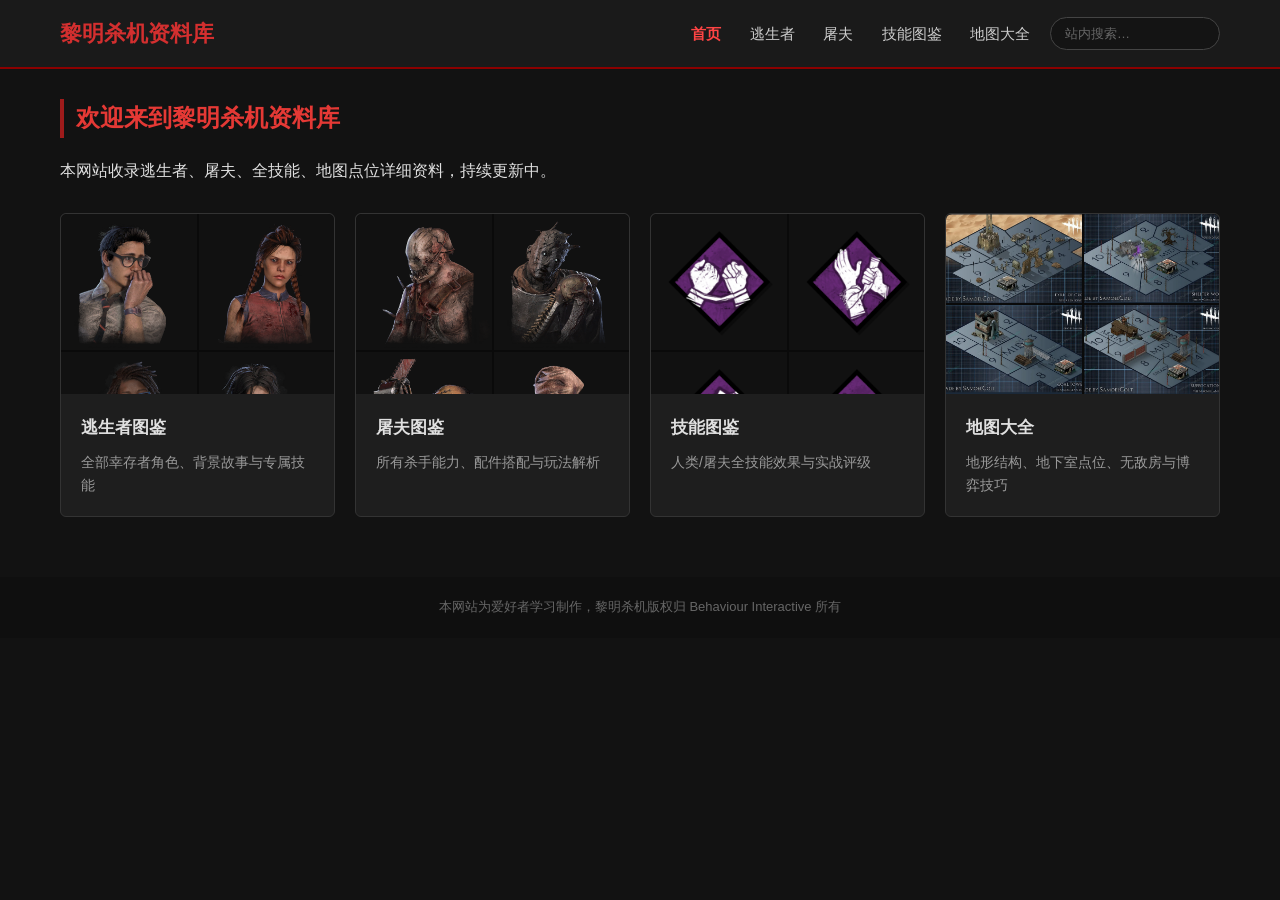
<file: index.html>
<!DOCTYPE html>
<html lang="zh-CN">
<head>
    <meta charset="UTF-8">
    <meta name="viewport" content="width=device-width, initial-scale=1.0">
    <title>黎明杀机资料库 | DBD 图鉴</title>
    <!-- 引入全局样式 -->
    <link rel="stylesheet" href="./css/style.css">
    <style>
        .entry-card {
            text-decoration: none;
            color: inherit;
            display: block;
            transition: all 0.3s ease;
        }
        .entry-card:hover {
            transform: translateY(-5px);
        }
        .entry-card .card {
            height: 100%;
        }
        .entry-collage {
            height: 180px;
            display: grid;
            grid-template-columns: 1fr 1fr;
            grid-template-rows: 1fr 1fr;
            gap: 2px;
            background: #0a0a0a;
            border-radius: 6px 6px 0 0;
            overflow: hidden;
        }
        .entry-collage img {
            width: 100%;
            height: 100%;
            object-fit: cover;
            object-position: center top;
            background: #111;
            display: block;
            transition: transform 0.4s ease;
        }
        .entry-collage img.contain {
            object-fit: contain;
            object-position: center;
            padding: 14px;
        }
        .entry-card:hover .entry-collage img {
            transform: scale(1.06);
        }
        .entry-card .card-content {
            padding: 20px;
        }
        .entry-card h3 {
            margin-bottom: 10px;
            color: #e0e0e0;
        }
        .entry-card p {
            color: #999;
            font-size: 14px;
            line-height: 1.6;
        }
    </style>
</head>
<body>
    <!-- 顶部导航 -->
    <header>
        <div class="nav-box">
            <a href="index.html" class="logo">黎明杀机资料库</a>
            <div class="nav-right">
                <nav class="nav-menu">
                    <a href="index.html" class="active">首页</a>
                    <a href="survivors.html">逃生者</a>
                    <a href="killers.html">屠夫</a>
                    <a href="perks.html">技能图鉴</a>
                    <a href="maps.html">地图大全</a>
                </nav>
                <input type="text" id="headerSearch" class="header-search-input" placeholder="站内搜索…" autocomplete="off">
            </div>
        </div>
        <div class="search-result-bar" id="headerSearchResult"></div>
    </header>

    <!-- 主体内容 -->
    <main class="container">
        <h2 class="page-title">欢迎来到黎明杀机资料库</h2>
        <p>本网站收录逃生者、屠夫、全技能、地图点位详细资料，持续更新中。</p>

        <!-- 入口卡片区 -->
        <div class="card-grid">
            <a href="survivors.html" class="entry-card">
                <div class="card">
                    <div class="entry-collage">
                        <img src="./images/portraits/德怀特·费菲尔德.png" alt="逃生者图鉴">
                        <img src="./images/portraits/梅格·托马斯.png" alt="逃生者图鉴">
                        <img src="./images/portraits/克劳黛特·莫莱.png" alt="逃生者图鉴">
                        <img src="./images/portraits/杰克·帕克.png" alt="逃生者图鉴">
                    </div>
                    <div class="card-content">
                        <h3>逃生者图鉴</h3>
                        <p>全部幸存者角色、背景故事与专属技能</p>
                    </div>
                </div>
            </a>

            <a href="killers.html" class="entry-card">
                <div class="card">
                    <div class="entry-collage">
                        <img src="./images/portraits/设陷者.png" alt="屠夫图鉴">
                        <img src="./images/portraits/幽灵杀手.png" alt="屠夫图鉴">
                        <img src="./images/portraits/电锯杀手.png" alt="屠夫图鉴">
                        <img src="./images/portraits/护士.png" alt="屠夫图鉴">
                    </div>
                    <div class="card-content">
                        <h3>屠夫图鉴</h3>
                        <p>所有杀手能力、配件搭配与玩法解析</p>
                    </div>
                </div>
            </a>

            <a href="perks.html" class="entry-card">
                <div class="card">
                    <div class="entry-collage">
                        <img class="contain" src="./images/Dwight Fairfield - Bond.png" alt="技能图鉴">
                        <img class="contain" src="./images/克劳黛特 - 自我疗愈.png" alt="技能图鉴">
                        <img class="contain" src="./images/托马斯 - 冲刺爆发.png" alt="技能图鉴">
                        <img class="contain" src="./images/托马斯 - 肾上腺素.png" alt="技能图鉴">
                    </div>
                    <div class="card-content">
                        <h3>技能图鉴</h3>
                        <p>人类/屠夫全技能效果与实战评级</p>
                    </div>
                </div>
            </a>

            <a href="maps.html" class="entry-card">
                <div class="card">
                    <div class="entry-collage">
                        <img src="./images/乌鸦巢穴.png" alt="地图大全">
                        <img src="./images/掩护林1.png" alt="地图大全">
                        <img src="./images/煤矿废塔.png" alt="地图大全">
                        <img src="./images/窒息矿井.png" alt="地图大全">
                    </div>
                    <div class="card-content">
                        <h3>地图大全</h3>
                        <p>地形结构、地下室点位、无敌房与博弈技巧</p>
                    </div>
                </div>
            </a>
        </div>
    </main>

    <!-- 页脚 -->
    <footer>
        本网站为爱好者学习制作，黎明杀机版权归 Behaviour Interactive 所有
    </footer>

    <!-- 引入脚本 -->
    <script src="./js/main.js"></script>
</body>
</html>
</file>
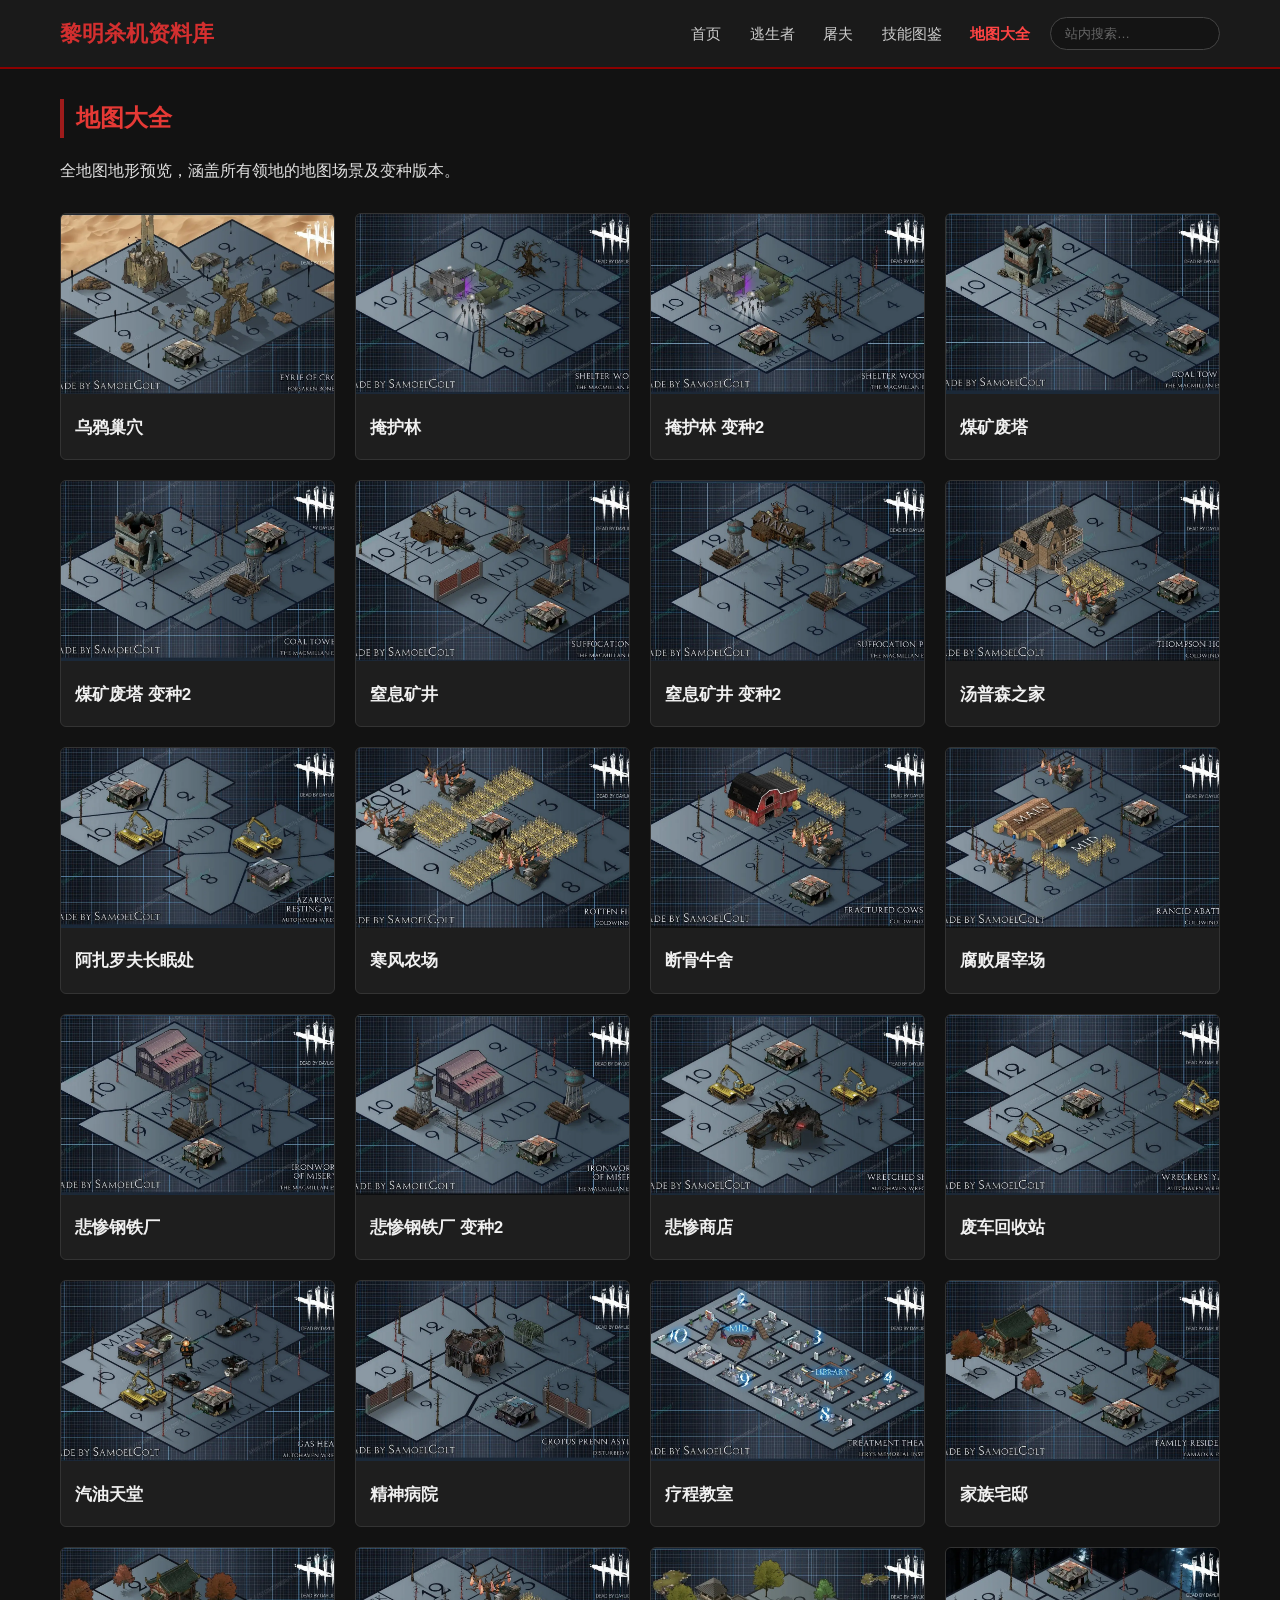
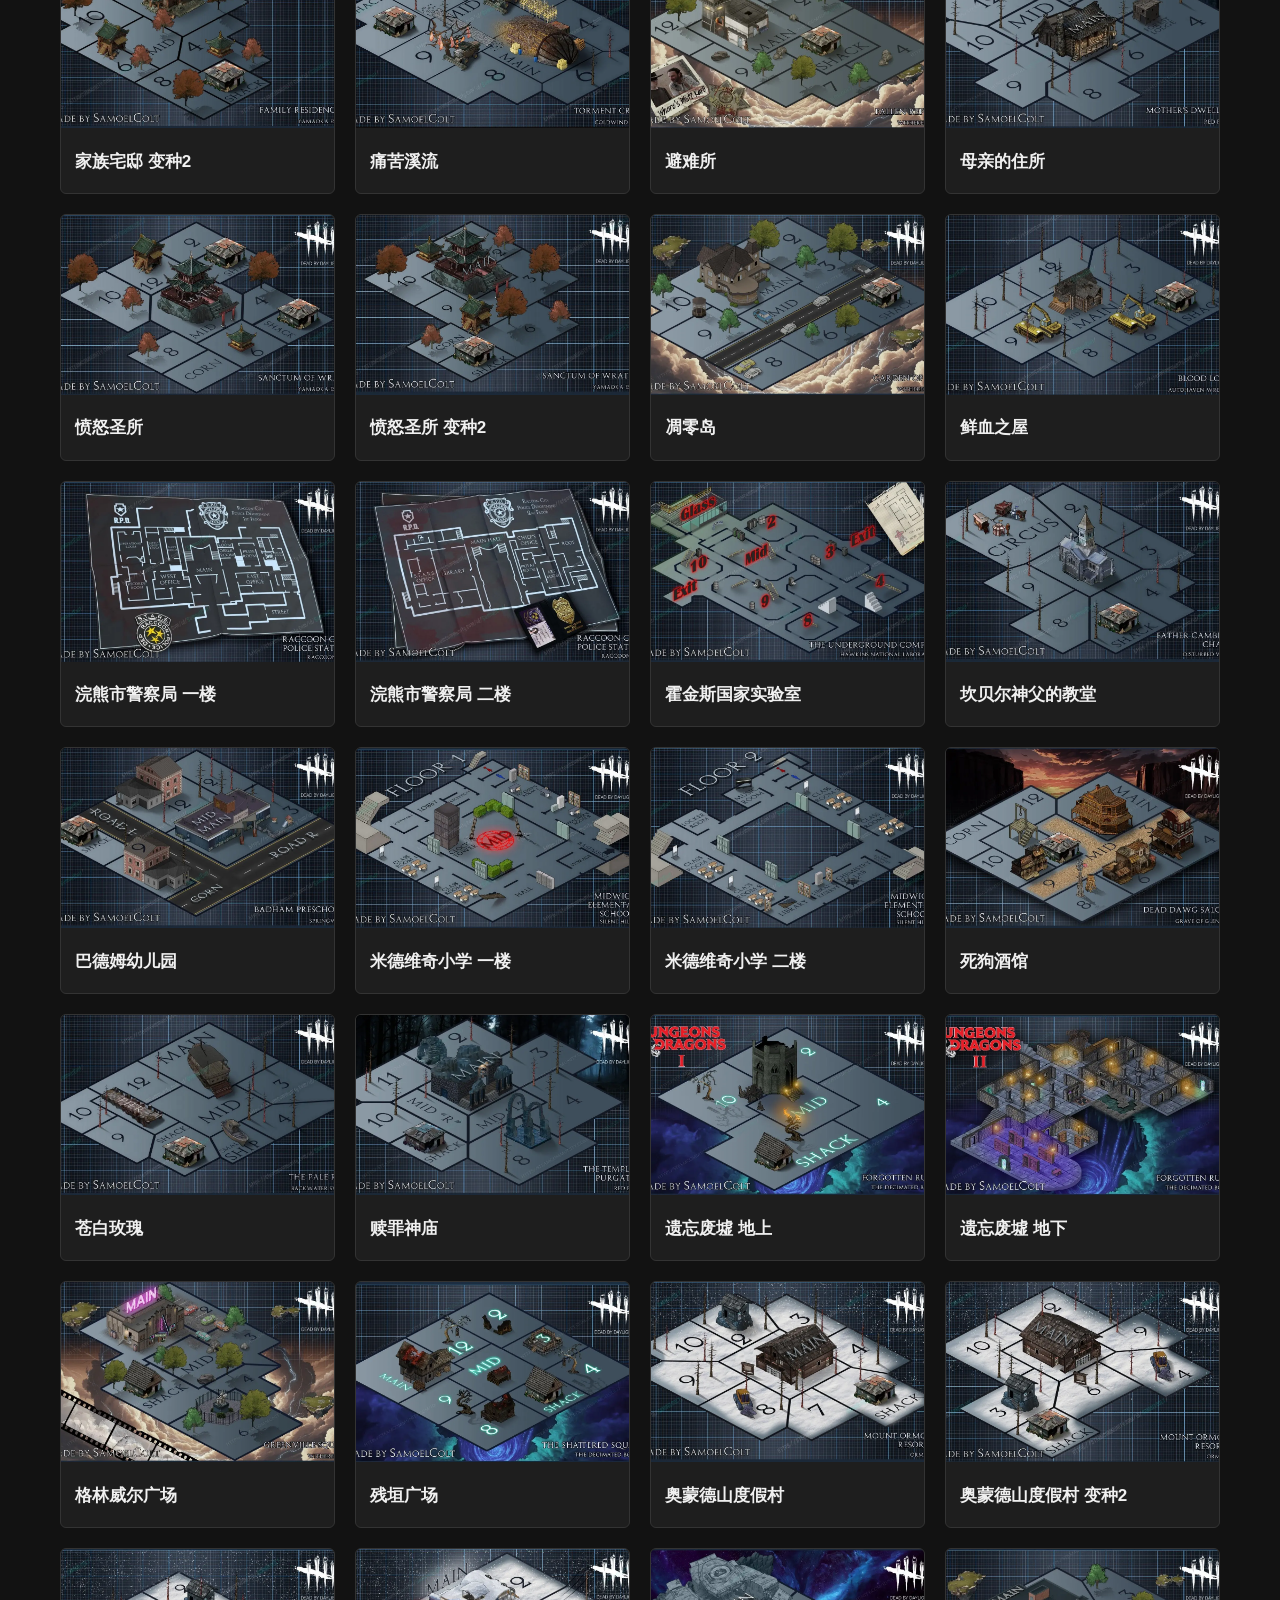
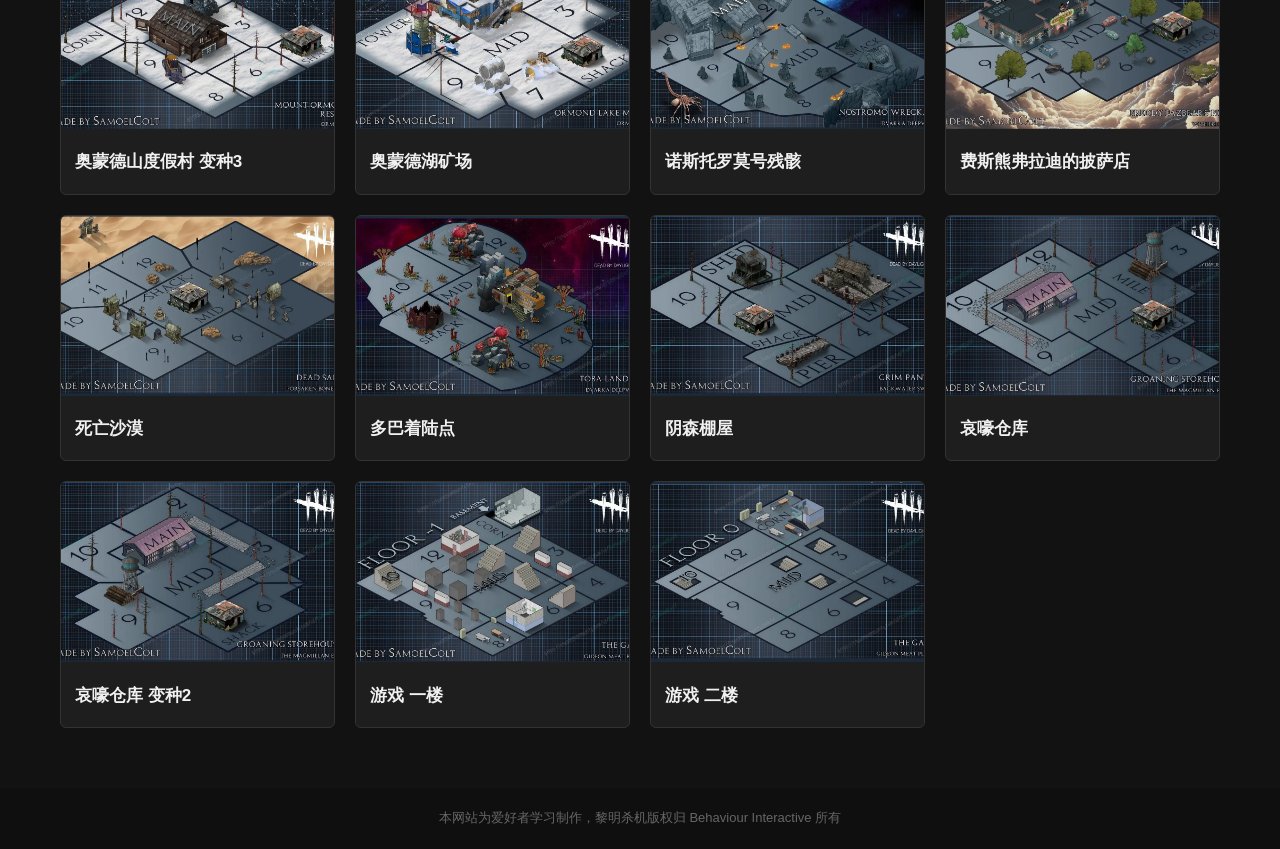
<file: maps.html>
<!DOCTYPE html>
<html lang="zh-CN">
<head>
    <meta charset="UTF-8">
    <meta name="viewport" content="width=device-width, initial-scale=1.0">
    <title>地图大全 | 黎明杀机资料库</title>
    <link rel="stylesheet" href="./css/style.css">
    <style>
        .map-card .card-img {
            height: 180px;
            object-fit: cover;
            padding: 0;
        }
    </style>
</head>
<body>
    <header>
        <div class="nav-box">
            <a href="index.html" class="logo">黎明杀机资料库</a>
            <div class="nav-right">
                <nav class="nav-menu">
                    <a href="index.html">首页</a>
                    <a href="survivors.html">逃生者</a>
                    <a href="killers.html">屠夫</a>
                    <a href="perks.html">技能图鉴</a>
                    <a href="maps.html" class="active">地图大全</a>
                </nav>
                <input type="text" id="headerSearch" class="header-search-input" placeholder="站内搜索…" autocomplete="off">
            </div>
        </div>
        <div class="search-result-bar" id="headerSearchResult"></div>
    </header>

    <main class="container">
        <h2 class="page-title">地图大全</h2>
        <p>全地图地形预览，涵盖所有领地的地图场景及变种版本。</p>

        <div class="card-grid">
            <!-- 乌鸦巢穴 -->
            <div class="card map-card">
                <img class="card-img" src="./images/乌鸦巢穴.png" alt="乌鸦巢穴">
                <div class="card-content">
                    <h3>乌鸦巢穴</h3>
                </div>
            </div>

            <!-- 掩护林 -->
            <div class="card map-card">
                <img class="card-img" src="./images/掩护林1.png" alt="掩护林">
                <div class="card-content">
                    <h3>掩护林</h3>
                </div>
            </div>
            <div class="card map-card">
                <img class="card-img" src="./images/掩护林2.png" alt="掩护林 变种2">
                <div class="card-content">
                    <h3>掩护林 变种2</h3>
                </div>
            </div>

            <!-- 煤矿废塔 -->
            <div class="card map-card">
                <img class="card-img" src="./images/煤矿废塔.png" alt="煤矿废塔">
                <div class="card-content">
                    <h3>煤矿废塔</h3>
                </div>
            </div>
            <div class="card map-card">
                <img class="card-img" src="./images/煤矿废塔2.png" alt="煤矿废塔 变种2">
                <div class="card-content">
                    <h3>煤矿废塔 变种2</h3>
                </div>
            </div>

            <!-- 窒息矿井 -->
            <div class="card map-card">
                <img class="card-img" src="./images/窒息矿井.png" alt="窒息矿井">
                <div class="card-content">
                    <h3>窒息矿井</h3>
                </div>
            </div>
            <div class="card map-card">
                <img class="card-img" src="./images/窒息矿井2.png" alt="窒息矿井 变种2">
                <div class="card-content">
                    <h3>窒息矿井 变种2</h3>
                </div>
            </div>

            <!-- 汤普森之家 -->
            <div class="card map-card">
                <img class="card-img" src="./images/汤普森之家.png" alt="汤普森之家">
                <div class="card-content">
                    <h3>汤普森之家</h3>
                </div>
            </div>

            <!-- 阿扎罗夫长眠处 -->
            <div class="card map-card">
                <img class="card-img" src="./images/阿扎罗夫长眠处.png" alt="阿扎罗夫长眠处">
                <div class="card-content">
                    <h3>阿扎罗夫长眠处</h3>
                </div>
            </div>

            <!-- 寒风农场 -->
            <div class="card map-card">
                <img class="card-img" src="./images/寒风农场1.png" alt="寒风农场">
                <div class="card-content">
                    <h3>寒风农场</h3>
                </div>
            </div>

            <!-- 断骨牛舍 -->
            <div class="card map-card">
                <img class="card-img" src="./images/断骨牛舍.png" alt="断骨牛舍">
                <div class="card-content">
                    <h3>断骨牛舍</h3>
                </div>
            </div>

            <!-- 腐败屠宰场 -->
            <div class="card map-card">
                <img class="card-img" src="./images/腐败屠宰场.png" alt="腐败屠宰场">
                <div class="card-content">
                    <h3>腐败屠宰场</h3>
                </div>
            </div>

            <!-- 悲惨钢铁厂 -->
            <div class="card map-card">
                <img class="card-img" src="./images/悲惨钢铁厂1.png" alt="悲惨钢铁厂">
                <div class="card-content">
                    <h3>悲惨钢铁厂</h3>
                </div>
            </div>
            <div class="card map-card">
                <img class="card-img" src="./images/悲惨钢铁厂2.png" alt="悲惨钢铁厂 变种2">
                <div class="card-content">
                    <h3>悲惨钢铁厂 变种2</h3>
                </div>
            </div>

            <!-- 悲惨商店 -->
            <div class="card map-card">
                <img class="card-img" src="./images/悲惨商店.png" alt="悲惨商店">
                <div class="card-content">
                    <h3>悲惨商店</h3>
                </div>
            </div>

            <!-- 废车回收站 -->
            <div class="card map-card">
                <img class="card-img" src="./images/废车回收站.png" alt="废车回收站">
                <div class="card-content">
                    <h3>废车回收站</h3>
                </div>
            </div>

            <!-- 汽油天堂 -->
            <div class="card map-card">
                <img class="card-img" src="./images/汽油天堂.png" alt="汽油天堂">
                <div class="card-content">
                    <h3>汽油天堂</h3>
                </div>
            </div>

            <!-- 精神病院 -->
            <div class="card map-card">
                <img class="card-img" src="./images/精神病院.png" alt="精神病院">
                <div class="card-content">
                    <h3>精神病院</h3>
                </div>
            </div>

            <!-- 疗程教室 -->
            <div class="card map-card">
                <img class="card-img" src="./images/疗程教室.png" alt="疗程教室">
                <div class="card-content">
                    <h3>疗程教室</h3>
                </div>
            </div>

            <!-- 家族宅邸 -->
            <div class="card map-card">
                <img class="card-img" src="./images/家族宅邸1.png" alt="家族宅邸">
                <div class="card-content">
                    <h3>家族宅邸</h3>
                </div>
            </div>
            <div class="card map-card">
                <img class="card-img" src="./images/家族宅邸2png.png" alt="家族宅邸 变种2">
                <div class="card-content">
                    <h3>家族宅邸 变种2</h3>
                </div>
            </div>

            <!-- 痛苦溪流 -->
            <div class="card map-card">
                <img class="card-img" src="./images/痛苦溪流.png" alt="痛苦溪流">
                <div class="card-content">
                    <h3>痛苦溪流</h3>
                </div>
            </div>

            <!-- 避难所 -->
            <div class="card map-card">
                <img class="card-img" src="./images/避难所.png" alt="避难所">
                <div class="card-content">
                    <h3>避难所</h3>
                </div>
            </div>

            <!-- 母亲的住所 -->
            <div class="card map-card">
                <img class="card-img" src="./images/母亲的住所.png" alt="母亲的住所">
                <div class="card-content">
                    <h3>母亲的住所</h3>
                </div>
            </div>

            <!-- 愤怒圣所 -->
            <div class="card map-card">
                <img class="card-img" src="./images/愤怒圣所.png" alt="愤怒圣所">
                <div class="card-content">
                    <h3>愤怒圣所</h3>
                </div>
            </div>
            <div class="card map-card">
                <img class="card-img" src="./images/愤怒圣所2.png" alt="愤怒圣所 变种2">
                <div class="card-content">
                    <h3>愤怒圣所 变种2</h3>
                </div>
            </div>

            <!-- 凋零岛 -->
            <div class="card map-card">
                <img class="card-img" src="./images/凋零岛.png" alt="凋零岛">
                <div class="card-content">
                    <h3>凋零岛</h3>
                </div>
            </div>

            <!-- 鲜血之屋 -->
            <div class="card map-card">
                <img class="card-img" src="./images/鲜血之屋.png" alt="鲜血之屋">
                <div class="card-content">
                    <h3>鲜血之屋</h3>
                </div>
            </div>

            <!-- 浣熊市警察局 -->
            <div class="card map-card">
                <img class="card-img" src="./images/浣熊市警察局西区和东区一楼.png" alt="浣熊市警察局 一楼">
                <div class="card-content">
                    <h3>浣熊市警察局 一楼</h3>
                </div>
            </div>
            <div class="card map-card">
                <img class="card-img" src="./images/浣熊市警察局西区和东区二楼.png" alt="浣熊市警察局 二楼">
                <div class="card-content">
                    <h3>浣熊市警察局 二楼</h3>
                </div>
            </div>

            <!-- 霍金斯国家实验室 -->
            <div class="card map-card">
                <img class="card-img" src="./images/霍金斯国家实验室.png" alt="霍金斯国家实验室">
                <div class="card-content">
                    <h3>霍金斯国家实验室</h3>
                </div>
            </div>

            <!-- 坎贝尔神父的教堂 -->
            <div class="card map-card">
                <img class="card-img" src="./images/坎贝尔神父的教堂.png" alt="坎贝尔神父的教堂">
                <div class="card-content">
                    <h3>坎贝尔神父的教堂</h3>
                </div>
            </div>

            <!-- 巴德姆幼儿园 -->
            <div class="card map-card">
                <img class="card-img" src="./images/巴德姆幼儿园.png" alt="巴德姆幼儿园">
                <div class="card-content">
                    <h3>巴德姆幼儿园</h3>
                </div>
            </div>

            <!-- 米德维奇小学 -->
            <div class="card map-card">
                <img class="card-img" src="./images/米德维奇小学一楼.png" alt="米德维奇小学 一楼">
                <div class="card-content">
                    <h3>米德维奇小学 一楼</h3>
                </div>
            </div>
            <div class="card map-card">
                <img class="card-img" src="./images/米德维奇小学二楼.png" alt="米德维奇小学 二楼">
                <div class="card-content">
                    <h3>米德维奇小学 二楼</h3>
                </div>
            </div>

            <!-- 死狗酒馆 -->
            <div class="card map-card">
                <img class="card-img" src="./images/死狗酒馆.png" alt="死狗酒馆">
                <div class="card-content">
                    <h3>死狗酒馆</h3>
                </div>
            </div>

            <!-- 苍白玫瑰 -->
            <div class="card map-card">
                <img class="card-img" src="./images/苍白玫瑰.png" alt="苍白玫瑰">
                <div class="card-content">
                    <h3>苍白玫瑰</h3>
                </div>
            </div>

            <!-- 赎罪神庙 -->
            <div class="card map-card">
                <img class="card-img" src="./images/赎罪神庙.png" alt="赎罪神庙">
                <div class="card-content">
                    <h3>赎罪神庙</h3>
                </div>
            </div>

            <!-- 遗忘废墟 -->
            <div class="card map-card">
                <img class="card-img" src="./images/遗忘废墟地上.png" alt="遗忘废墟 地上">
                <div class="card-content">
                    <h3>遗忘废墟 地上</h3>
                </div>
            </div>
            <div class="card map-card">
                <img class="card-img" src="./images/遗忘废墟地下.png" alt="遗忘废墟 地下">
                <div class="card-content">
                    <h3>遗忘废墟 地下</h3>
                </div>
            </div>

            <!-- 格林威尔广场 -->
            <div class="card map-card">
                <img class="card-img" src="./images/格林威尔广场.png" alt="格林威尔广场">
                <div class="card-content">
                    <h3>格林威尔广场</h3>
                </div>
            </div>

            <!-- 残垣广场 -->
            <div class="card map-card">
                <img class="card-img" src="./images/残垣广场.png" alt="残垣广场">
                <div class="card-content">
                    <h3>残垣广场</h3>
                </div>
            </div>

            <!-- 奥蒙德山度假村 -->
            <div class="card map-card">
                <img class="card-img" src="./images/奥蒙德山度假村1.png" alt="奥蒙德山度假村">
                <div class="card-content">
                    <h3>奥蒙德山度假村</h3>
                </div>
            </div>
            <div class="card map-card">
                <img class="card-img" src="./images/奥蒙德山度假村2.png" alt="奥蒙德山度假村 变种2">
                <div class="card-content">
                    <h3>奥蒙德山度假村 变种2</h3>
                </div>
            </div>
            <div class="card map-card">
                <img class="card-img" src="./images/奥蒙德山度假村3.png" alt="奥蒙德山度假村 变种3">
                <div class="card-content">
                    <h3>奥蒙德山度假村 变种3</h3>
                </div>
            </div>

            <!-- 奥蒙德湖矿场 -->
            <div class="card map-card">
                <img class="card-img" src="./images/奥蒙德湖矿场.png" alt="奥蒙德湖矿场">
                <div class="card-content">
                    <h3>奥蒙德湖矿场</h3>
                </div>
            </div>

            <!-- 诺斯托罗莫号残骸 -->
            <div class="card map-card">
                <img class="card-img" src="./images/诺斯托罗莫号残骸.png" alt="诺斯托罗莫号残骸">
                <div class="card-content">
                    <h3>诺斯托罗莫号残骸</h3>
                </div>
            </div>

            <!-- 费斯熊弗拉迪的披萨店 -->
            <div class="card map-card">
                <img class="card-img" src="./images/费斯熊弗拉迪的披萨店.png" alt="费斯熊弗拉迪的披萨店">
                <div class="card-content">
                    <h3>费斯熊弗拉迪的披萨店</h3>
                </div>
            </div>

            <!-- 死亡沙漠 -->
            <div class="card map-card">
                <img class="card-img" src="./images/死亡沙漠.png" alt="死亡沙漠">
                <div class="card-content">
                    <h3>死亡沙漠</h3>
                </div>
            </div>

            <!-- 多巴着陆点 -->
            <div class="card map-card">
                <img class="card-img" src="./images/多巴着陆点.png" alt="多巴着陆点">
                <div class="card-content">
                    <h3>多巴着陆点</h3>
                </div>
            </div>

            <!-- 阴森棚屋 -->
            <div class="card map-card">
                <img class="card-img" src="./images/阴森棚屋.png" alt="阴森棚屋">
                <div class="card-content">
                    <h3>阴森棚屋</h3>
                </div>
            </div>

            <!-- 哀嚎仓库 -->
            <div class="card map-card">
                <img class="card-img" src="./images/哀嚎仓库.png" alt="哀嚎仓库">
                <div class="card-content">
                    <h3>哀嚎仓库</h3>
                </div>
            </div>
            <div class="card map-card">
                <img class="card-img" src="./images/哀嚎仓库2.png" alt="哀嚎仓库 变种2">
                <div class="card-content">
                    <h3>哀嚎仓库 变种2</h3>
                </div>
            </div>

            <!-- 游戏 -->
            <div class="card map-card">
                <img class="card-img" src="./images/游戏一楼.png" alt="游戏 一楼">
                <div class="card-content">
                    <h3>游戏 一楼</h3>
                </div>
            </div>
            <div class="card map-card">
                <img class="card-img" src="./images/游戏二楼.png" alt="游戏 二楼">
                <div class="card-content">
                    <h3>游戏 二楼</h3>
                </div>
            </div>
        </div>

    </main>

    <footer>
        本网站为爱好者学习制作，黎明杀机版权归 Behaviour Interactive 所有
    </footer>
    <script src="./js/main.js"></script>
</body>
</html>
</file>
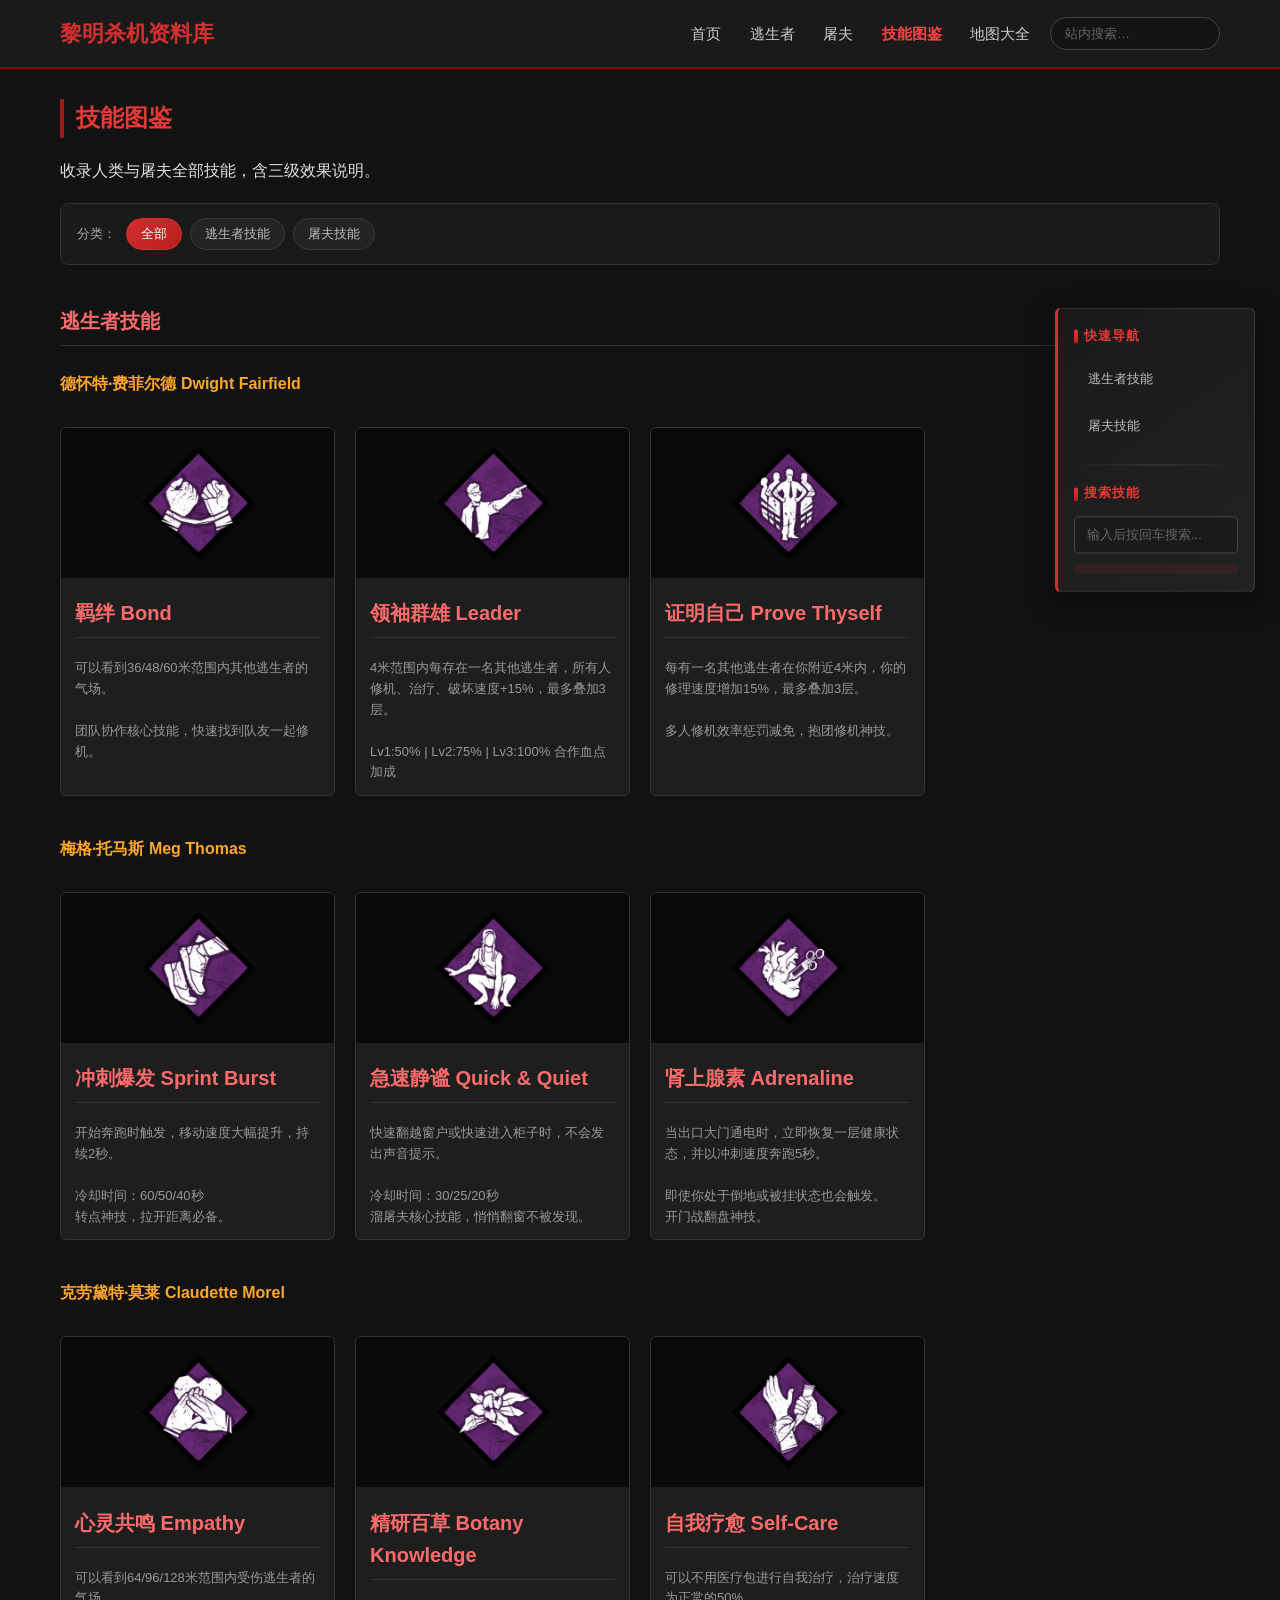
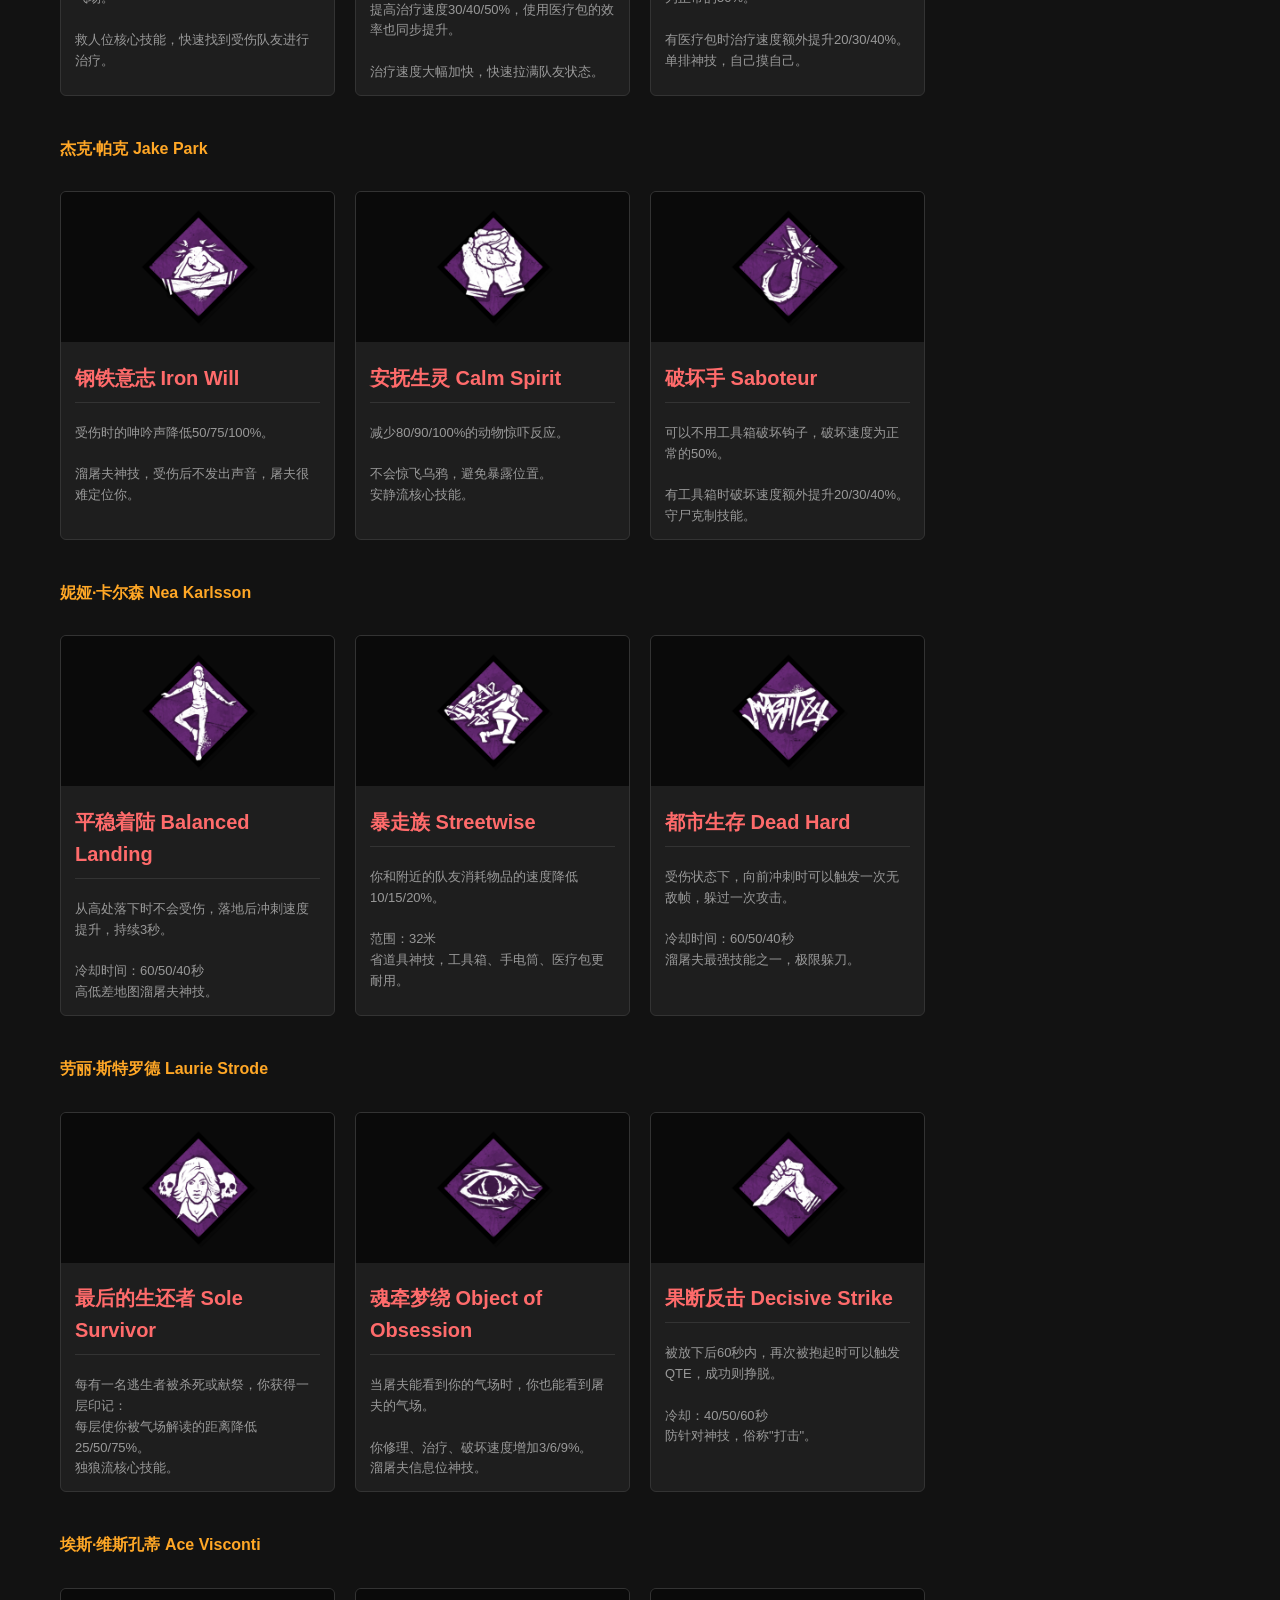
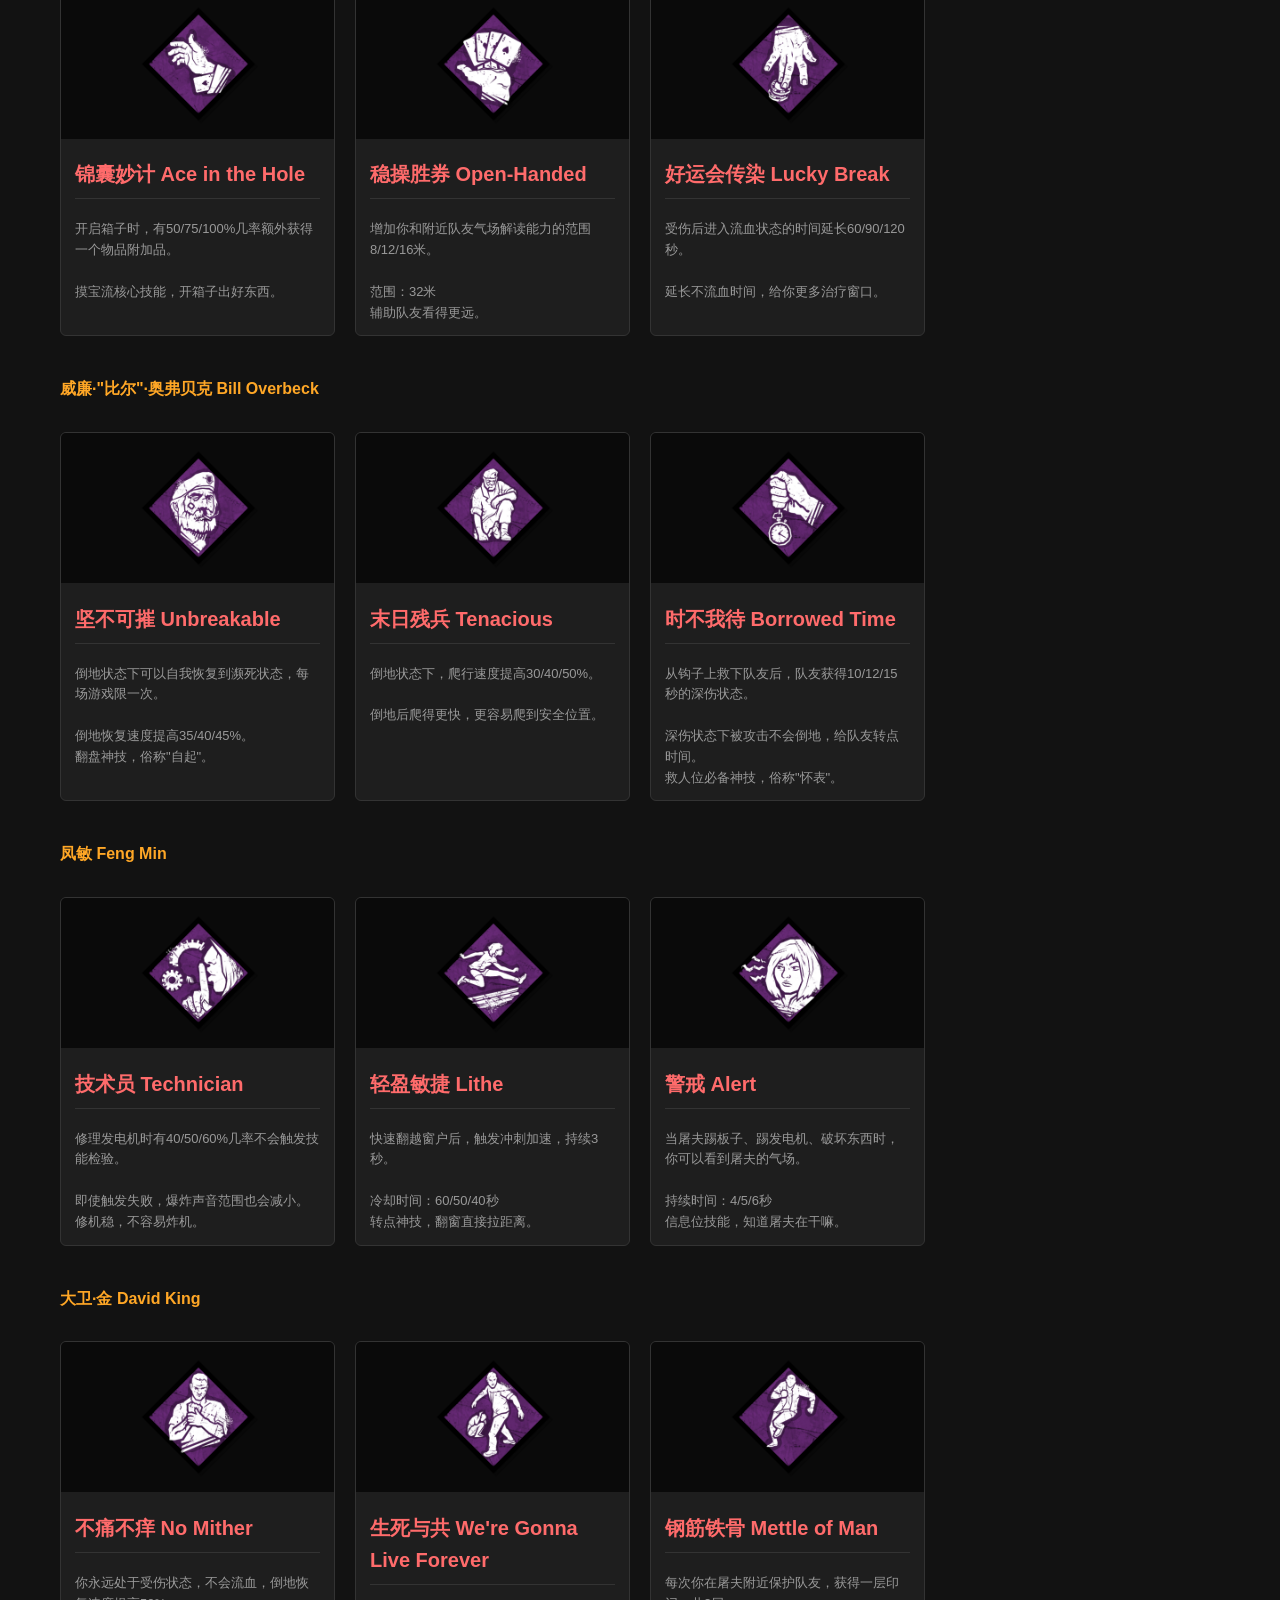
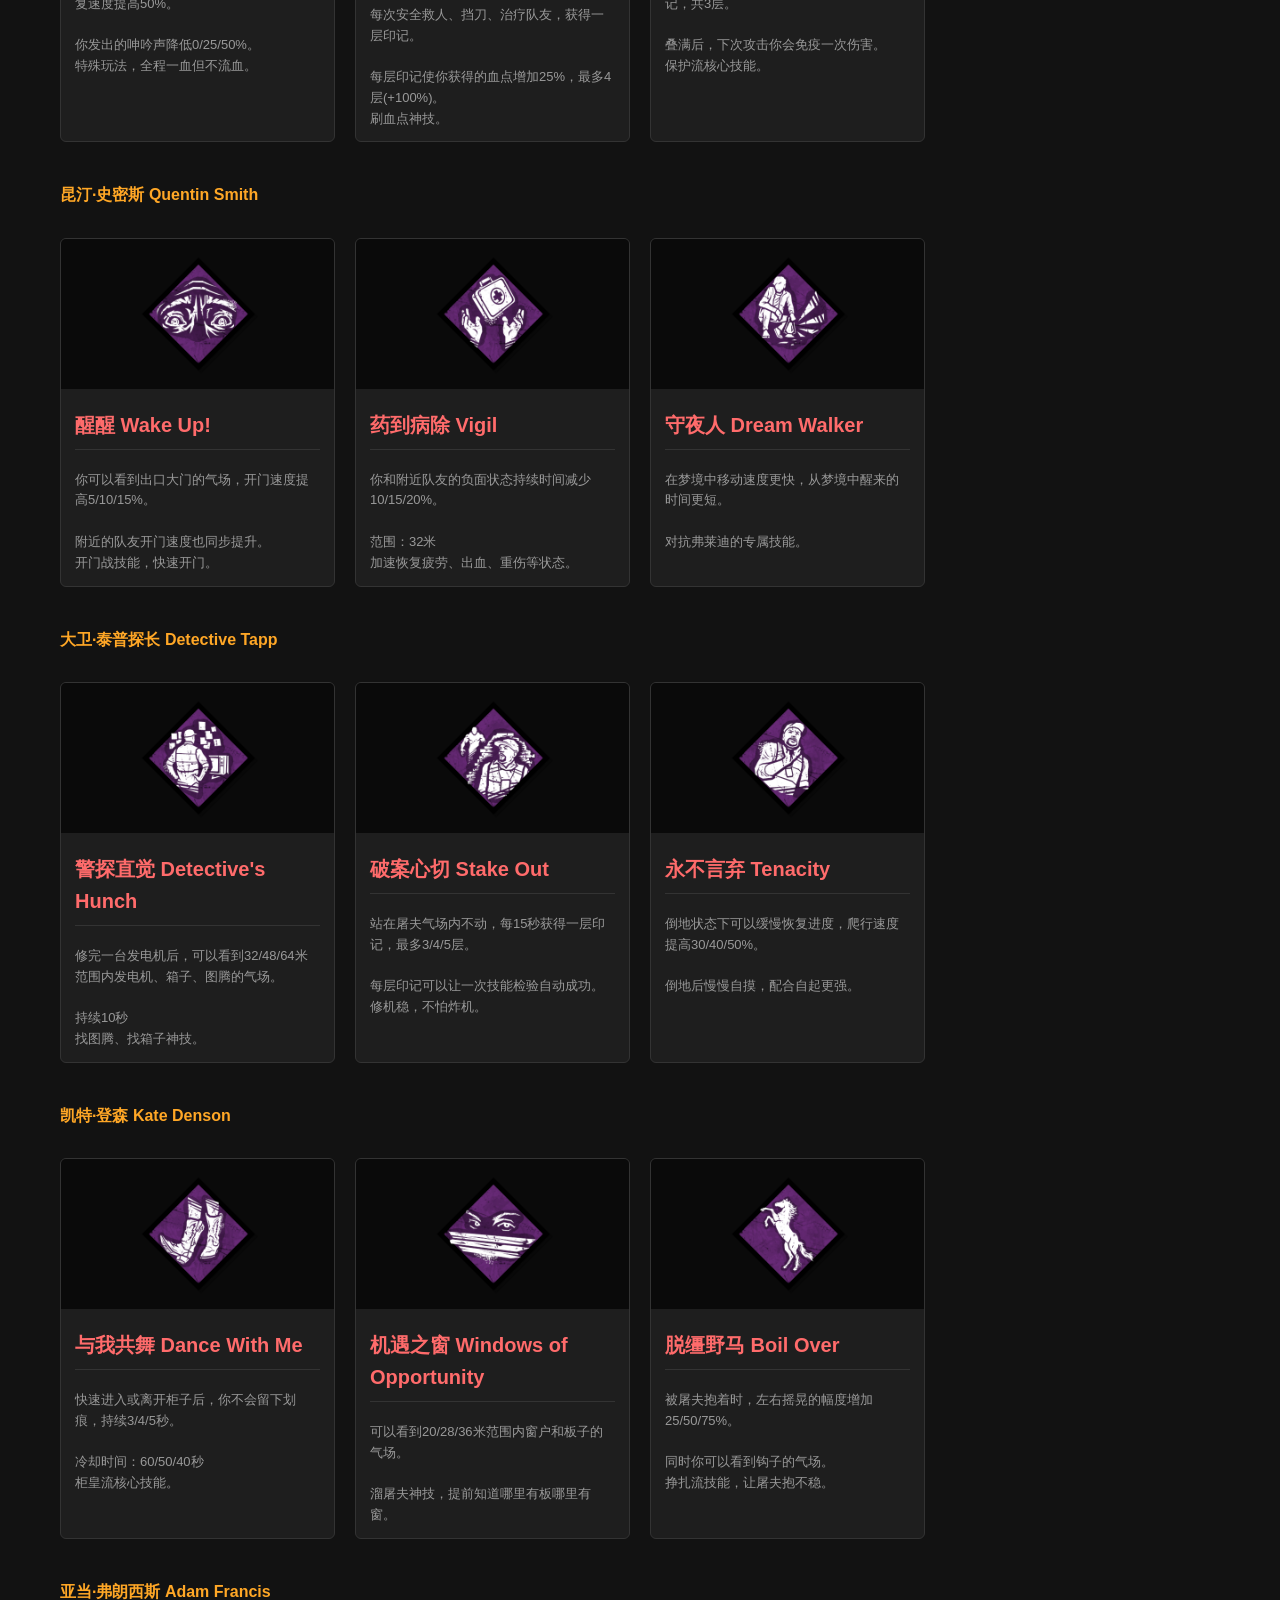
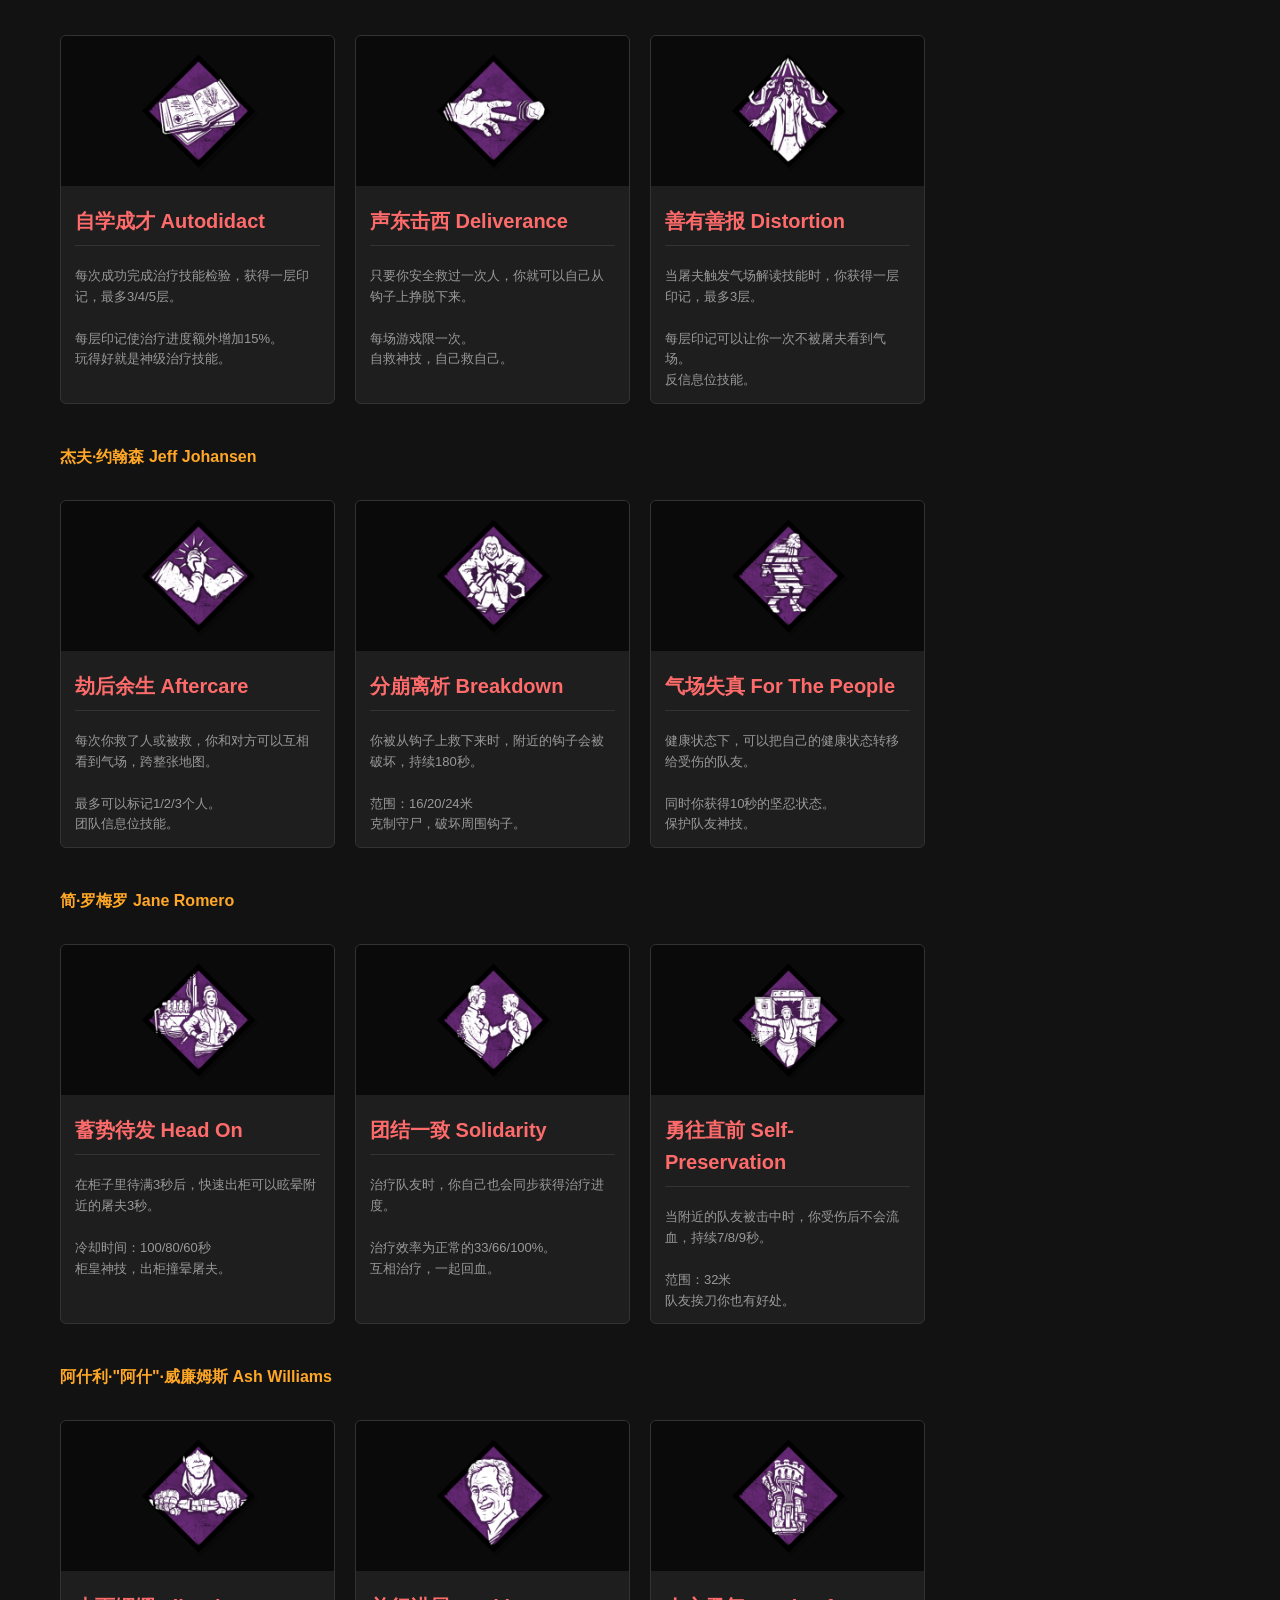
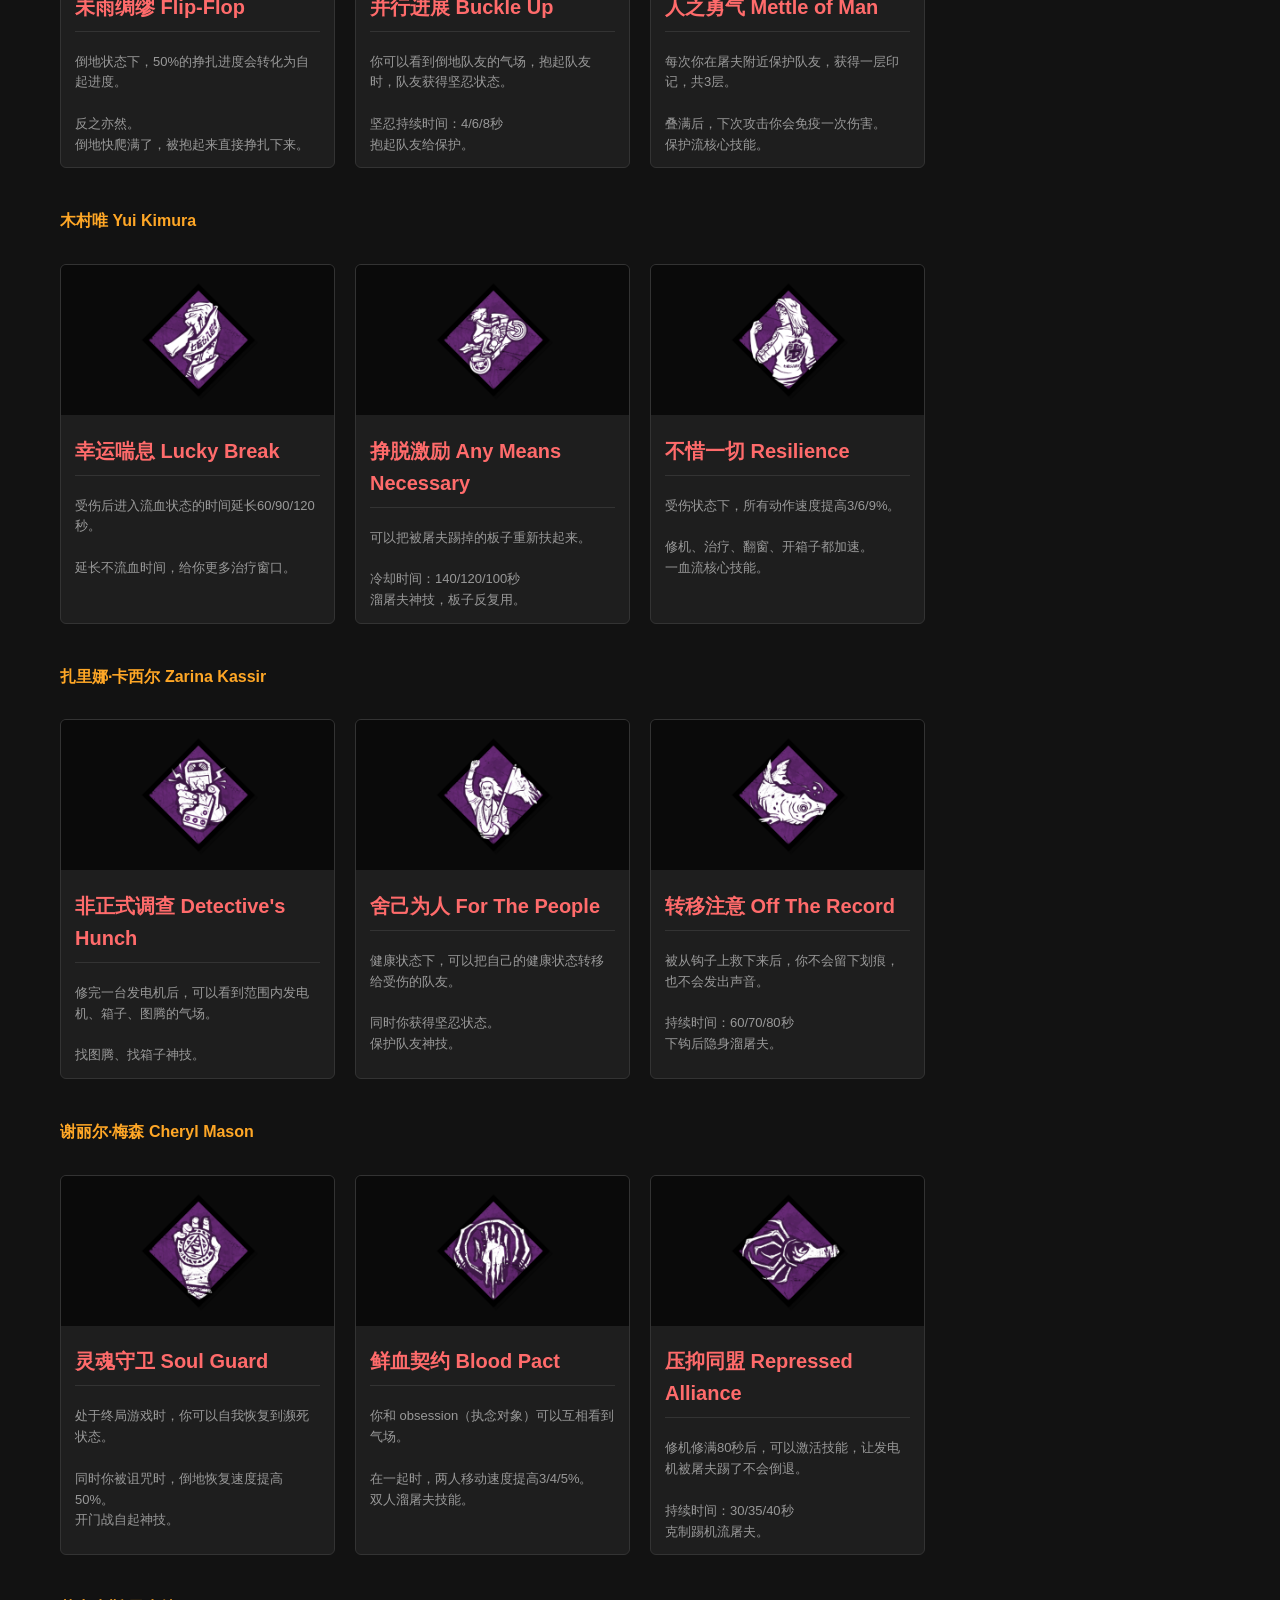
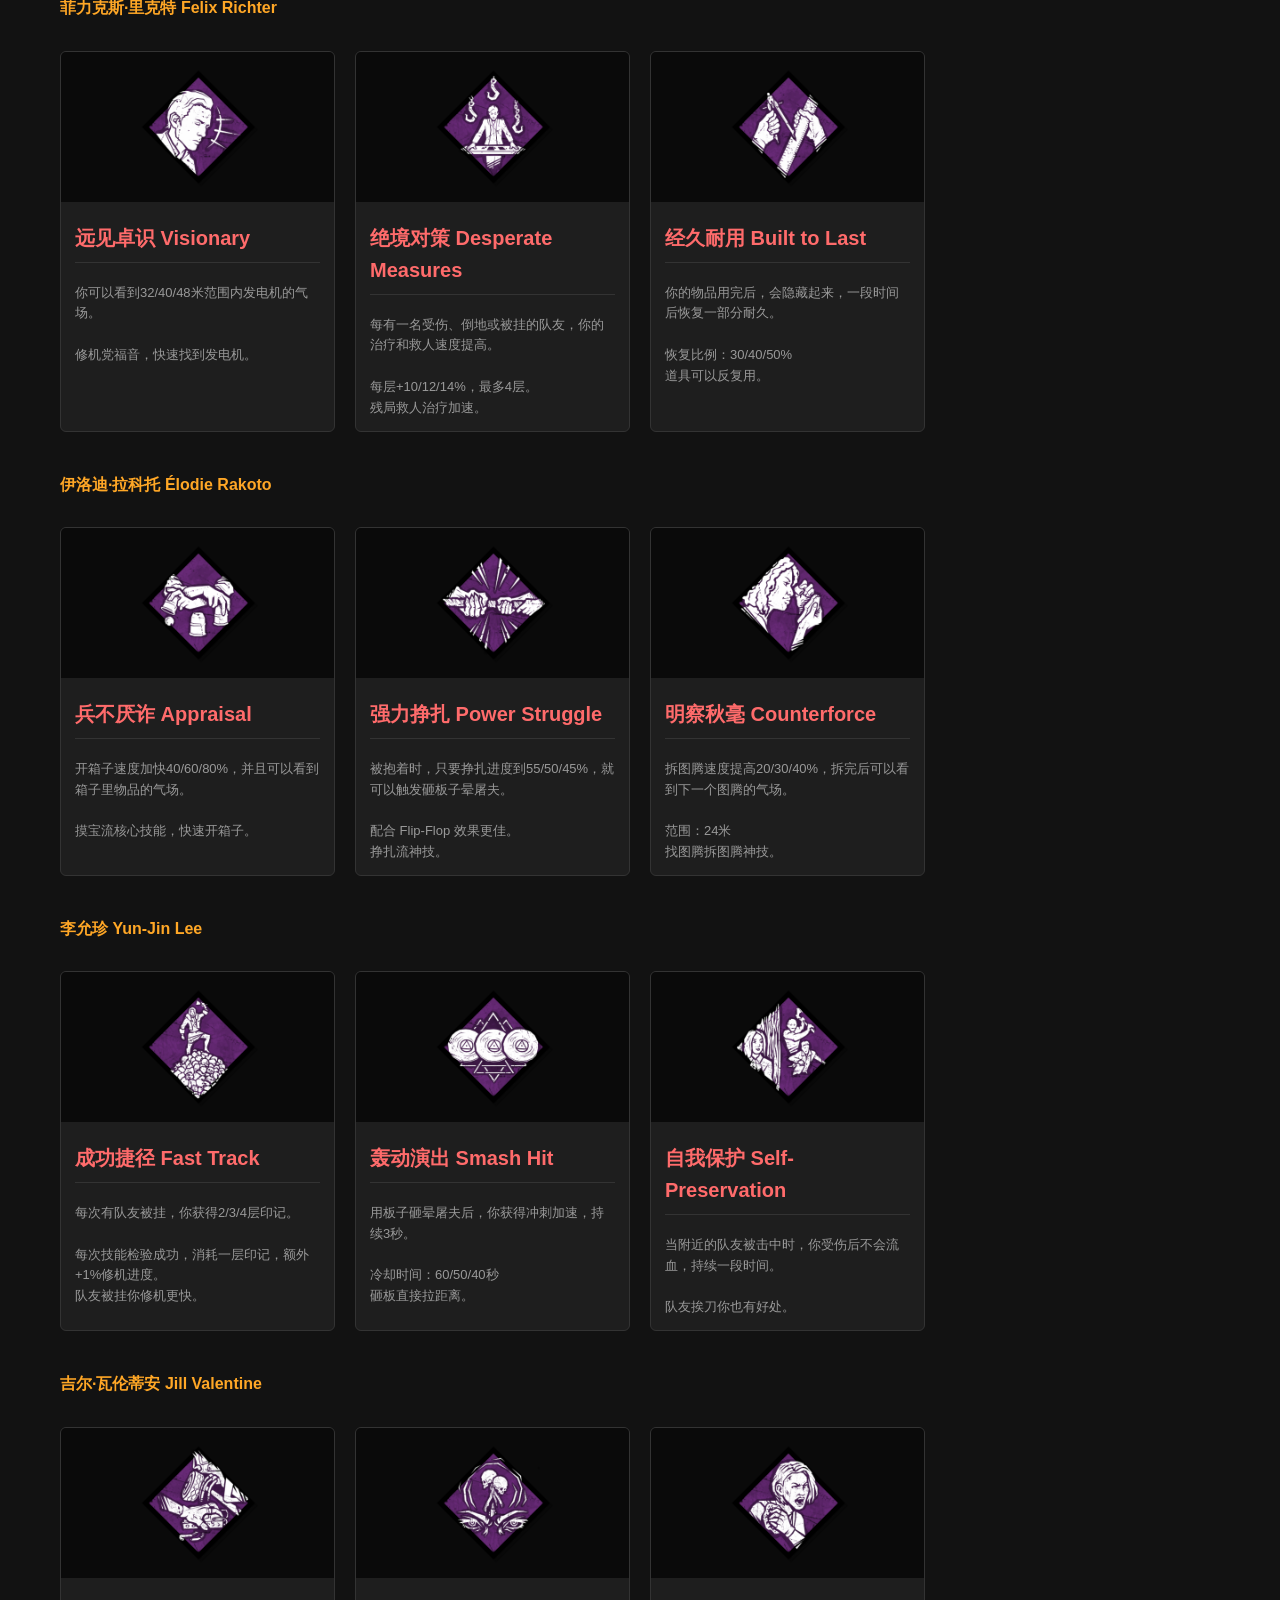
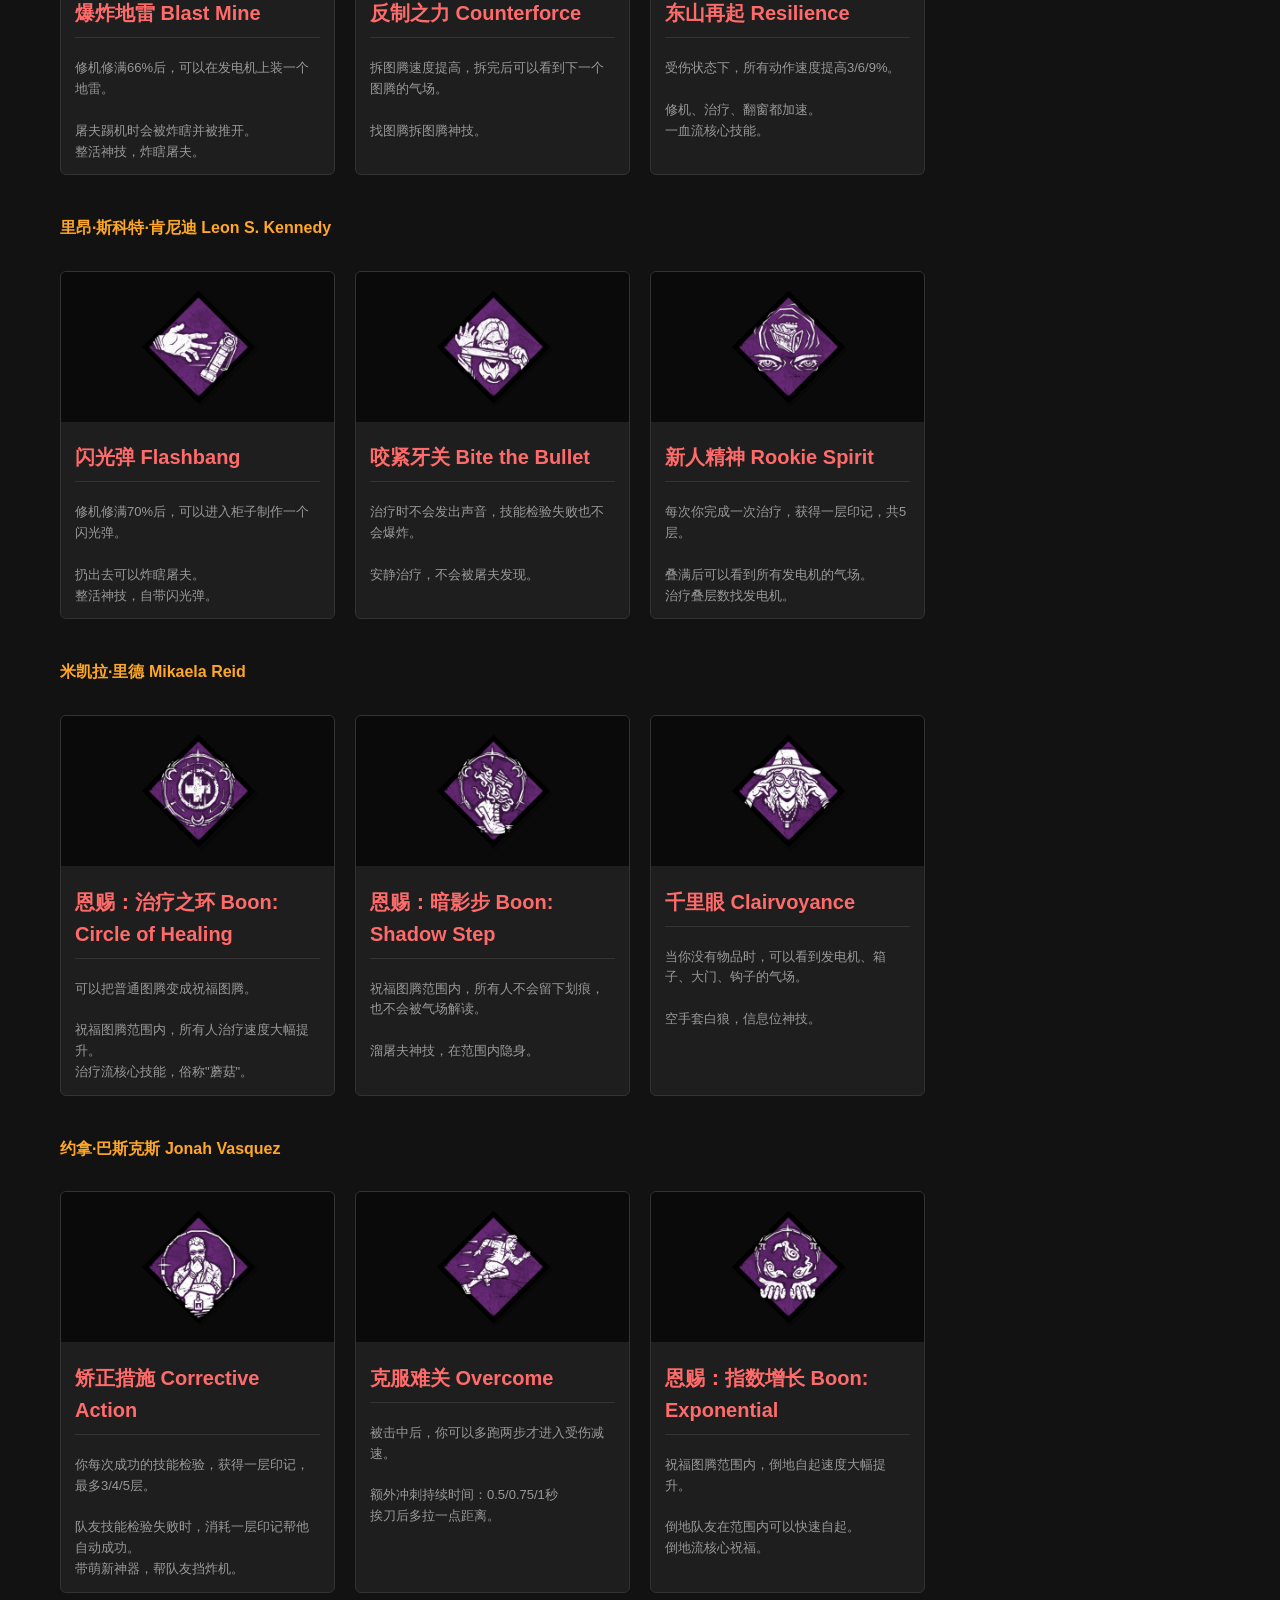
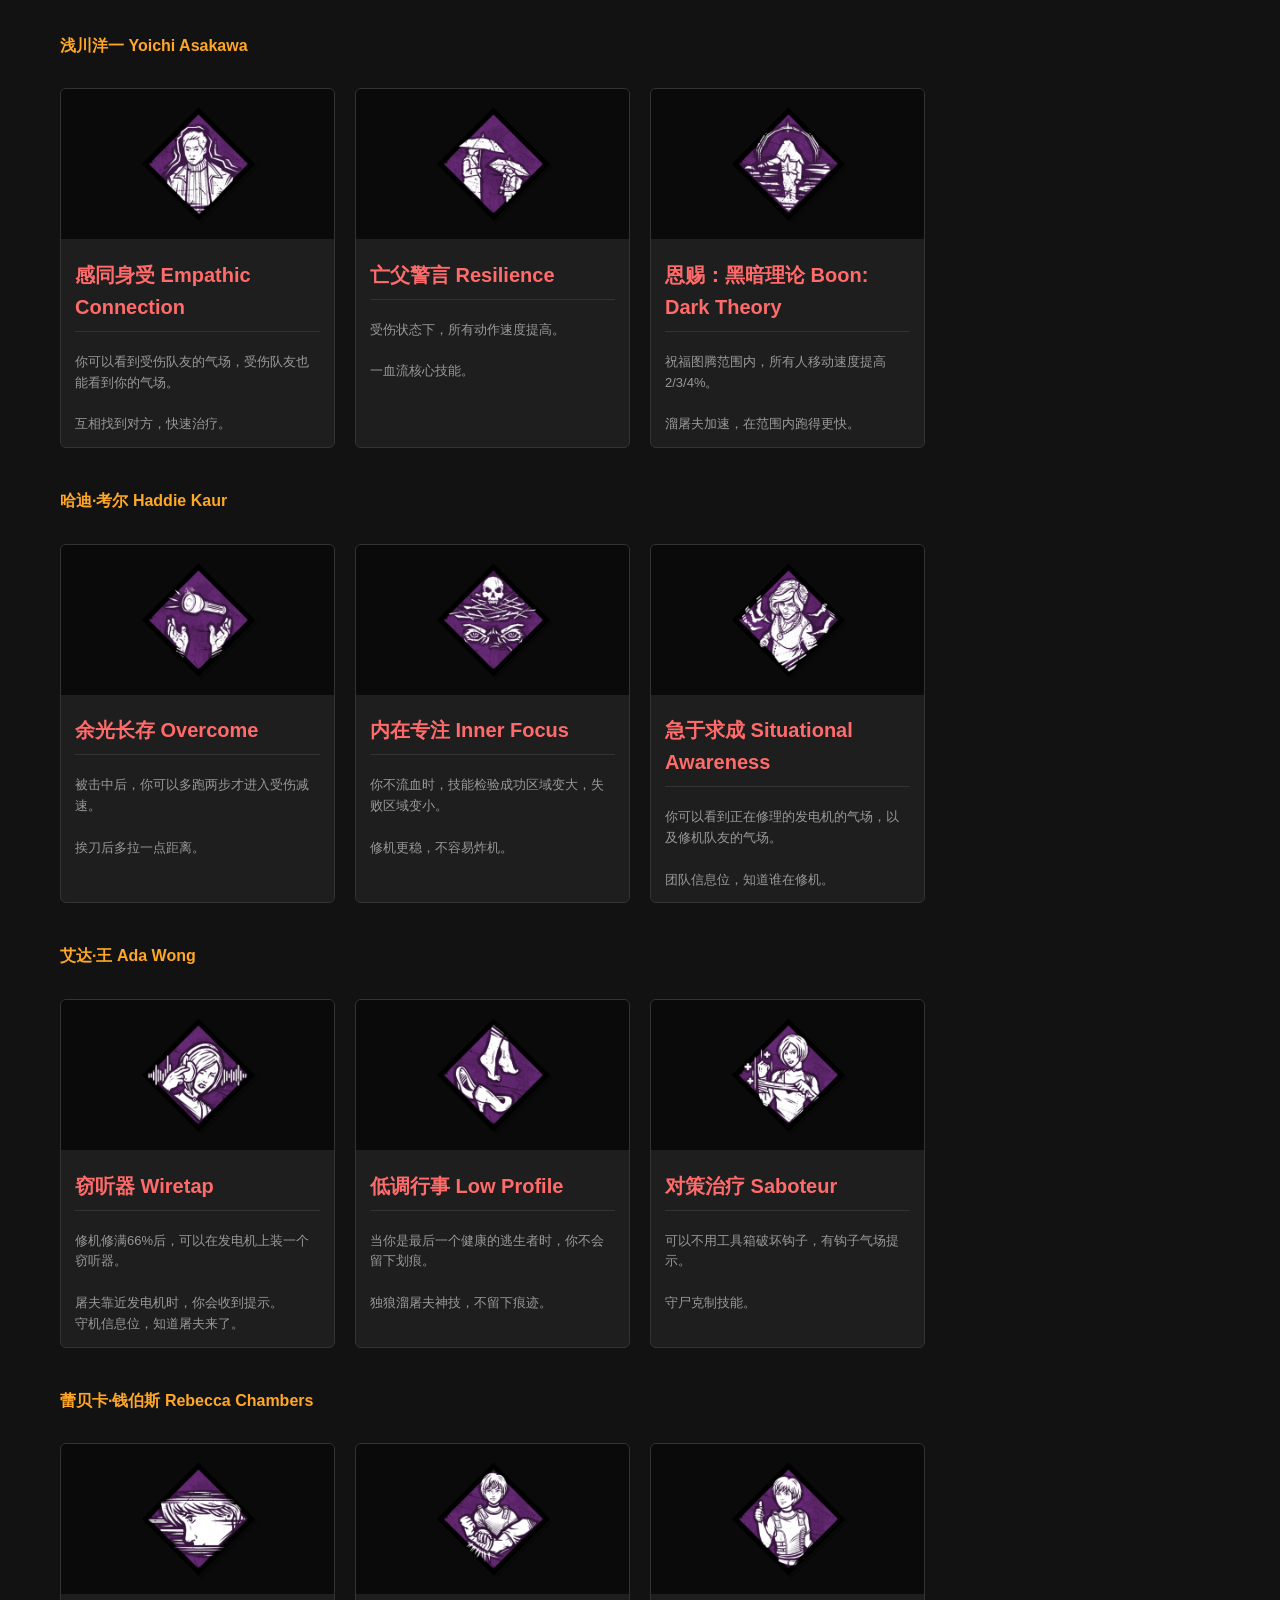
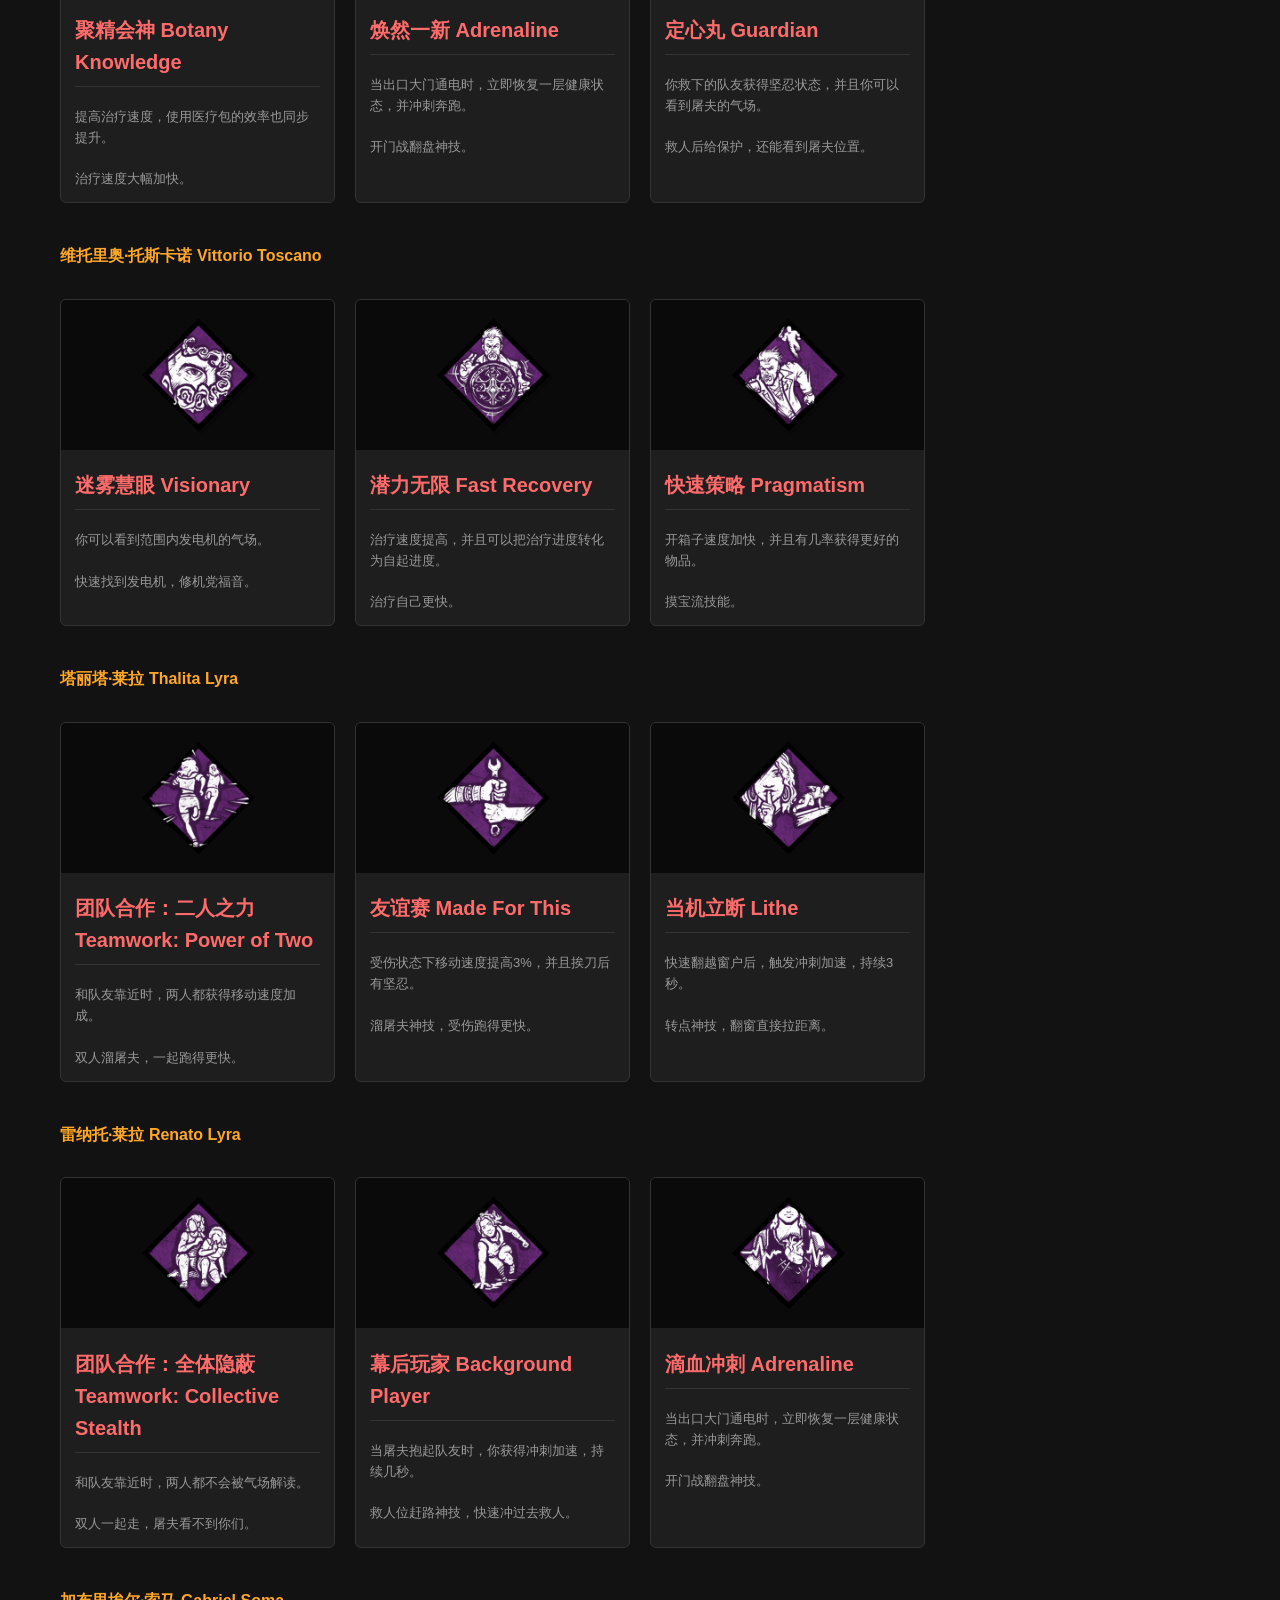
<file: perks.html>
﻿<!DOCTYPE html>
<html lang="zh-CN">
<head>
    <meta charset="UTF-8">
    <meta name="viewport" content="width=device-width, initial-scale=1.0">
    <title>技能图鉴 | 黎明杀机资料库</title>
    <link rel="stylesheet" href="./css/style.css">
</head>
<body>
    <header>
        <div class="nav-box">
            <a href="index.html" class="logo">黎明杀机资料库</a>
            <div class="nav-right">
                <nav class="nav-menu">
                    <a href="index.html">首页</a>
                    <a href="survivors.html">逃生者</a>
                    <a href="killers.html">屠夫</a>
                    <a href="perks.html" class="active">技能图鉴</a>
                    <a href="maps.html">地图大全</a>
                </nav>
                <input type="text" id="headerSearch" class="header-search-input" placeholder="站内搜索…" autocomplete="off">
            </div>
        </div>
        <div class="search-result-bar" id="headerSearchResult"></div>
    </header>

        <!-- 侧边导航 -->
    <div class="side-nav" id="sideNav">
        <div class="side-nav-title">快速导航</div>
        <a href="#survivor-perks" class="side-nav-link">逃生者技能</a>
        <a href="#killer-perks" class="side-nav-link">屠夫技能</a>
        <div class="side-nav-divider"></div>
        <div class="side-nav-title">搜索技能</div>
        <input type="text" id="searchInput" class="search-box" placeholder="输入后按回车搜索...">
        <div class="search-result" id="searchResult"></div>
    </div>

    <!-- 回到顶部按钮 -->
    <button class="back-to-top" id="backToTop" onclick="window.scrollTo({top:0,behavior:'smooth'})">↑</button>
    <main class="container">
        <h2 class="page-title">技能图鉴</h2>
        <p>收录人类与屠夫全部技能，含三级效果说明。</p>

        <!-- 分类筛选栏 -->
        <div class="filter-bar">
            <span class="filter-label">分类：</span>
            <button class="filter-chip active" data-perk-filter="all">全部</button>
            <button class="filter-chip" data-perk-filter="survivor">逃生者技能</button>
            <button class="filter-chip" data-perk-filter="killer">屠夫技能</button>
        </div>

        <!-- 逃生者技能 -->
        <div class="perk-section" id="survivor-perks">
            <h3>逃生者技能</h3>
            
            <!-- 德怀特·费菲尔德 -->
            <h4 style="color: #ffa726; margin: 25px 0 15px 0;">德怀特·费菲尔德 Dwight Fairfield</h4>
            <div class="card-grid">
                <div class="card">
                    <img class="card-img" src="./images/Dwight Fairfield - Bond.png" alt="羁绊">
                    <div class="card-content">
                        <h3>羁绊 Bond</h3>
                        <p>可以看到36/48/60米范围内其他逃生者的气场。
                        <br><br>团队协作核心技能，快速找到队友一起修机。</p>
                    </div>
                </div>
                <div class="card">
                    <img class="card-img" src="./images/Dwight Fairfield - Leader.png" alt="领袖群雄">
                    <div class="card-content">
                        <h3>领袖群雄 Leader</h3>
                        <p>4米范围内每存在一名其他逃生者，所有人修机、治疗、破坏速度+15%，最多叠加3层。
                        <br><br>Lv1:50% | Lv2:75% | Lv3:100% 合作血点加成</p>
                    </div>
                </div>
                <div class="card">
                    <img class="card-img" src="./images/Dwight Fairfield - Prove Thyself.png" alt="证明自己">
                    <div class="card-content">
                        <h3>证明自己 Prove Thyself</h3>
                        <p>每有一名其他逃生者在你附近4米内，你的修理速度增加15%，最多叠加3层。
                        <br><br>多人修机效率惩罚减免，抱团修机神技。</p>
                    </div>
                </div>
            </div>

            <!-- 梅格·托马斯 -->
            <h4 style="color: #ffa726; margin: 40px 0 15px 0;">梅格·托马斯 Meg Thomas</h4>
            <div class="card-grid">
                <div class="card">
                    <img class="card-img" src="./images/托马斯 - 冲刺爆发.png" alt="冲刺爆发">
                    <div class="card-content">
                        <h3>冲刺爆发 Sprint Burst</h3>
                        <p>开始奔跑时触发，移动速度大幅提升，持续2秒。
                        <br><br>冷却时间：60/50/40秒
                        <br>转点神技，拉开距离必备。</p>
                    </div>
                </div>
                <div class="card">
                    <img class="card-img" src="./images/托马斯 - 急速静谧.png" alt="急速静谧">
                    <div class="card-content">
                        <h3>急速静谧 Quick & Quiet</h3>
                        <p>快速翻越窗户或快速进入柜子时，不会发出声音提示。
                        <br><br>冷却时间：30/25/20秒
                        <br>溜屠夫核心技能，悄悄翻窗不被发现。</p>
                    </div>
                </div>
                <div class="card">
                    <img class="card-img" src="./images/托马斯 - 肾上腺素.png" alt="肾上腺素">
                    <div class="card-content">
                        <h3>肾上腺素 Adrenaline</h3>
                        <p>当出口大门通电时，立即恢复一层健康状态，并以冲刺速度奔跑5秒。
                        <br><br>即使你处于倒地或被挂状态也会触发。
                        <br>开门战翻盘神技。</p>
                    </div>
                </div>
            </div>

            <!-- 克劳黛特·莫莱 -->
            <h4 style="color: #ffa726; margin: 40px 0 15px 0;">克劳黛特·莫莱 Claudette Morel</h4>
            <div class="card-grid">
                <div class="card">
                    <img class="card-img" src="./images/克劳黛特 - 心灵共鸣.png" alt="心灵共鸣">
                    <div class="card-content">
                        <h3>心灵共鸣 Empathy</h3>
                        <p>可以看到64/96/128米范围内受伤逃生者的气场。
                        <br><br>救人位核心技能，快速找到受伤队友进行治疗。</p>
                    </div>
                </div>
                <div class="card">
                    <img class="card-img" src="./images/克劳黛特 - 精研百草.png" alt="精研百草">
                    <div class="card-content">
                        <h3>精研百草 Botany Knowledge</h3>
                        <p>提高治疗速度30/40/50%，使用医疗包的效率也同步提升。
                        <br><br>治疗速度大幅加快，快速拉满队友状态。</p>
                    </div>
                </div>
                <div class="card">
                    <img class="card-img" src="./images/克劳黛特 - 自我疗愈.png" alt="自我疗愈">
                    <div class="card-content">
                        <h3>自我疗愈 Self-Care</h3>
                        <p>可以不用医疗包进行自我治疗，治疗速度为正常的50%。
                        <br><br>有医疗包时治疗速度额外提升20/30/40%。
                        <br>单排神技，自己摸自己。</p>
                    </div>
                </div>
            </div>

            <!-- 杰克·帕克 -->
            <h4 style="color: #ffa726; margin: 40px 0 15px 0;">杰克·帕克 Jake Park</h4>
            <div class="card-grid">
                <div class="card">
                    <img class="card-img" src="./images/朴杰克 - 钢铁意志.png" alt="钢铁意志">
                    <div class="card-content">
                        <h3>钢铁意志 Iron Will</h3>
                        <p>受伤时的呻吟声降低50/75/100%。
                        <br><br>溜屠夫神技，受伤后不发出声音，屠夫很难定位你。</p>
                    </div>
                </div>
                <div class="card">
                    <img class="card-img" src="./images/朴杰克 - 安抚生灵.png" alt="安抚生灵">
                    <div class="card-content">
                        <h3>安抚生灵 Calm Spirit</h3>
                        <p>减少80/90/100%的动物惊吓反应。
                        <br><br>不会惊飞乌鸦，避免暴露位置。
                        <br>安静流核心技能。</p>
                    </div>
                </div>
                <div class="card">
                    <img class="card-img" src="./images/朴杰克 - 破坏手.png" alt="破坏手">
                    <div class="card-content">
                        <h3>破坏手 Saboteur</h3>
                        <p>可以不用工具箱破坏钩子，破坏速度为正常的50%。
                        <br><br>有工具箱时破坏速度额外提升20/30/40%。
                        <br>守尸克制技能。</p>
                    </div>
                </div>
            </div>

            <!-- 妮娅·卡尔森 -->
            <h4 style="color: #ffa726; margin: 40px 0 15px 0;">妮娅·卡尔森 Nea Karlsson</h4>
            <div class="card-grid">
                <div class="card">
                    <img class="card-img" src="./images/妮娅 - 平稳着陆.png" alt="平稳着陆">
                    <div class="card-content">
                        <h3>平稳着陆 Balanced Landing</h3>
                        <p>从高处落下时不会受伤，落地后冲刺速度提升，持续3秒。
                        <br><br>冷却时间：60/50/40秒
                        <br>高低差地图溜屠夫神技。</p>
                    </div>
                </div>
                <div class="card">
                    <img class="card-img" src="./images/妮娅 - 暴走族.png" alt="暴走族">
                    <div class="card-content">
                        <h3>暴走族 Streetwise</h3>
                        <p>你和附近的队友消耗物品的速度降低10/15/20%。
                        <br><br>范围：32米
                        <br>省道具神技，工具箱、手电筒、医疗包更耐用。</p>
                    </div>
                </div>
                <div class="card">
                    <img class="card-img" src="./images/妮娅 - 都市生存.png" alt="都市生存">
                    <div class="card-content">
                        <h3>都市生存 Dead Hard</h3>
                        <p>受伤状态下，向前冲刺时可以触发一次无敌帧，躲过一次攻击。
                        <br><br>冷却时间：60/50/40秒
                        <br>溜屠夫最强技能之一，极限躲刀。</p>
                    </div>
                </div>
            </div>

            <!-- 劳丽·斯特罗德 -->
            <h4 style="color: #ffa726; margin: 40px 0 15px 0;">劳丽·斯特罗德 Laurie Strode</h4>
            <div class="card-grid">
                <div class="card">
                    <img class="card-img" src="./images/劳丽 - 最后的生还者.png" alt="最后的生还者">
                    <div class="card-content">
                        <h3>最后的生还者 Sole Survivor</h3>
                        <p>每有一名逃生者被杀死或献祭，你获得一层印记：
                        <br>每层使你被气场解读的距离降低25/50/75%。
                        <br>独狼流核心技能。</p>
                    </div>
                </div>
                <div class="card">
                    <img class="card-img" src="./images/劳丽 - 魂牵梦绕.png" alt="魂牵梦绕">
                    <div class="card-content">
                        <h3>魂牵梦绕 Object of Obsession</h3>
                        <p>当屠夫能看到你的气场时，你也能看到屠夫的气场。
                        <br><br>你修理、治疗、破坏速度增加3/6/9%。
                        <br>溜屠夫信息位神技。</p>
                    </div>
                </div>
                <div class="card">
                    <img class="card-img" src="./images/劳丽 - 果断反击.png" alt="果断反击">
                    <div class="card-content">
                        <h3>果断反击 Decisive Strike</h3>
                        <p>被放下后60秒内，再次被抱起时可以触发QTE，成功则挣脱。
                        <br><br>冷却：40/50/60秒
                        <br>防针对神技，俗称"打击"。</p>
                    </div>
                </div>
            </div>

            <!-- 埃斯·维斯孔蒂 -->
            <h4 style="color: #ffa726; margin: 40px 0 15px 0;">埃斯·维斯孔蒂 Ace Visconti</h4>
            <div class="card-grid">
                <div class="card">
                    <img class="card-img" src="./images/埃斯 - 锦囊妙计.png" alt="锦囊妙计">
                    <div class="card-content">
                        <h3>锦囊妙计 Ace in the Hole</h3>
                        <p>开启箱子时，有50/75/100%几率额外获得一个物品附加品。
                        <br><br>摸宝流核心技能，开箱子出好东西。</p>
                    </div>
                </div>
                <div class="card">
                    <img class="card-img" src="./images/埃斯 - 稳操胜券.png" alt="稳操胜券">
                    <div class="card-content">
                        <h3>稳操胜券 Open-Handed</h3>
                        <p>增加你和附近队友气场解读能力的范围8/12/16米。
                        <br><br>范围：32米
                        <br>辅助队友看得更远。</p>
                    </div>
                </div>
                <div class="card">
                    <img class="card-img" src="./images/埃斯 - 好运会传染.png" alt="好运会传染">
                    <div class="card-content">
                        <h3>好运会传染 Lucky Break</h3>
                        <p>受伤后进入流血状态的时间延长60/90/120秒。
                        <br><br>延长不流血时间，给你更多治疗窗口。</p>
                    </div>
                </div>
            </div>

            <!-- 比尔·奥弗贝克 -->
            <h4 style="color: #ffa726; margin: 40px 0 15px 0;">威廉·"比尔"·奥弗贝克 Bill Overbeck</h4>
            <div class="card-grid">
                <div class="card">
                    <img class="card-img" src="./images/比尔 - 坚不可摧.png" alt="坚不可摧">
                    <div class="card-content">
                        <h3>坚不可摧 Unbreakable</h3>
                        <p>倒地状态下可以自我恢复到濒死状态，每场游戏限一次。
                        <br><br>倒地恢复速度提高35/40/45%。
                        <br>翻盘神技，俗称"自起"。</p>
                    </div>
                </div>
                <div class="card">
                    <img class="card-img" src="./images/比尔 - 末日残兵.png" alt="末日残兵">
                    <div class="card-content">
                        <h3>末日残兵 Tenacious</h3>
                        <p>倒地状态下，爬行速度提高30/40/50%。
                        <br><br>倒地后爬得更快，更容易爬到安全位置。</p>
                    </div>
                </div>
                <div class="card">
                    <img class="card-img" src="./images/比尔 - 时不我待.png" alt="时不我待">
                    <div class="card-content">
                        <h3>时不我待 Borrowed Time</h3>
                        <p>从钩子上救下队友后，队友获得10/12/15秒的深伤状态。
                        <br><br>深伤状态下被攻击不会倒地，给队友转点时间。
                        <br>救人位必备神技，俗称"怀表"。</p>
                    </div>
                </div>
            </div>

            <!-- 凤敏 -->
            <h4 style="color: #ffa726; margin: 40px 0 15px 0;">凤敏 Feng Min</h4>
            <div class="card-grid">
                <div class="card">
                    <img class="card-img" src="./images/凤敏 - 技术员.png" alt="技术员">
                    <div class="card-content">
                        <h3>技术员 Technician</h3>
                        <p>修理发电机时有40/50/60%几率不会触发技能检验。
                        <br><br>即使触发失败，爆炸声音范围也会减小。
                        <br>修机稳，不容易炸机。</p>
                    </div>
                </div>
                <div class="card">
                    <img class="card-img" src="./images/凤敏 - 轻盈敏捷.png" alt="轻盈敏捷">
                    <div class="card-content">
                        <h3>轻盈敏捷 Lithe</h3>
                        <p>快速翻越窗户后，触发冲刺加速，持续3秒。
                        <br><br>冷却时间：60/50/40秒
                        <br>转点神技，翻窗直接拉距离。</p>
                    </div>
                </div>
                <div class="card">
                    <img class="card-img" src="./images/凤敏 - 警戒.png" alt="警戒">
                    <div class="card-content">
                        <h3>警戒 Alert</h3>
                        <p>当屠夫踢板子、踢发电机、破坏东西时，你可以看到屠夫的气场。
                        <br><br>持续时间：4/5/6秒
                        <br>信息位技能，知道屠夫在干嘛。</p>
                    </div>
                </div>
            </div>

            <!-- 大卫·金 -->
            <h4 style="color: #ffa726; margin: 40px 0 15px 0;">大卫·金 David King</h4>
            <div class="card-grid">
                <div class="card">
                    <img class="card-img" src="./images/大卫 - 不痛不痒.png" alt="不痛不痒">
                    <div class="card-content">
                        <h3>不痛不痒 No Mither</h3>
                        <p>你永远处于受伤状态，不会流血，倒地恢复速度提高50%。
                        <br><br>你发出的呻吟声降低0/25/50%。
                        <br>特殊玩法，全程一血但不流血。</p>
                    </div>
                </div>
                <div class="card">
                    <img class="card-img" src="./images/大卫 - 生死与共.png" alt="生死与共">
                    <div class="card-content">
                        <h3>生死与共 We're Gonna Live Forever</h3>
                        <p>每次安全救人、挡刀、治疗队友，获得一层印记。
                        <br><br>每层印记使你获得的血点增加25%，最多4层(+100%)。
                        <br>刷血点神技。</p>
                    </div>
                </div>
                <div class="card">
                    <img class="card-img" src="./images/大卫 - 钢筋铁骨.png" alt="钢筋铁骨">
                    <div class="card-content">
                        <h3>钢筋铁骨 Mettle of Man</h3>
                        <p>每次你在屠夫附近保护队友，获得一层印记，共3层。
                        <br><br>叠满后，下次攻击你会免疫一次伤害。
                        <br>保护流核心技能。</p>
                    </div>
                </div>
            </div>

            <!-- 昆汀·史密斯 -->
            <h4 style="color: #ffa726; margin: 40px 0 15px 0;">昆汀·史密斯 Quentin Smith</h4>
            <div class="card-grid">
                <div class="card">
                    <img class="card-img" src="./images/昆汀 - 醒醒.png" alt="醒醒">
                    <div class="card-content">
                        <h3>醒醒 Wake Up!</h3>
                        <p>你可以看到出口大门的气场，开门速度提高5/10/15%。
                        <br><br>附近的队友开门速度也同步提升。
                        <br>开门战技能，快速开门。</p>
                    </div>
                </div>
                <div class="card">
                    <img class="card-img" src="./images/昆汀 - 药到病除.png" alt="药到病除">
                    <div class="card-content">
                        <h3>药到病除 Vigil</h3>
                        <p>你和附近队友的负面状态持续时间减少10/15/20%。
                        <br><br>范围：32米
                        <br>加速恢复疲劳、出血、重伤等状态。</p>
                    </div>
                </div>
                <div class="card">
                    <img class="card-img" src="./images/昆汀 - 守夜人.png" alt="守夜人">
                    <div class="card-content">
                        <h3>守夜人 Dream Walker</h3>
                        <p>在梦境中移动速度更快，从梦境中醒来的时间更短。
                        <br><br>对抗弗莱迪的专属技能。</p>
                    </div>
                </div>
            </div>

            <!-- 大卫·泰普 -->
            <h4 style="color: #ffa726; margin: 40px 0 15px 0;">大卫·泰普探长 Detective Tapp</h4>
            <div class="card-grid">
                <div class="card">
                    <img class="card-img" src="./images/泰普 - 警探直觉.png" alt="警探直觉">
                    <div class="card-content">
                        <h3>警探直觉 Detective's Hunch</h3>
                        <p>修完一台发电机后，可以看到32/48/64米范围内发电机、箱子、图腾的气场。
                        <br><br>持续10秒
                        <br>找图腾、找箱子神技。</p>
                    </div>
                </div>
                <div class="card">
                    <img class="card-img" src="./images/泰普 - 破案心切.png" alt="破案心切">
                    <div class="card-content">
                        <h3>破案心切 Stake Out</h3>
                        <p>站在屠夫气场内不动，每15秒获得一层印记，最多3/4/5层。
                        <br><br>每层印记可以让一次技能检验自动成功。
                        <br>修机稳，不怕炸机。</p>
                    </div>
                </div>
                <div class="card">
                    <img class="card-img" src="./images/泰普 - 永不言弃.png" alt="永不言弃">
                    <div class="card-content">
                        <h3>永不言弃 Tenacity</h3>
                        <p>倒地状态下可以缓慢恢复进度，爬行速度提高30/40/50%。
                        <br><br>倒地后慢慢自摸，配合自起更强。</p>
                    </div>
                </div>
            </div>

            <!-- 凯特·登森 -->
            <h4 style="color: #ffa726; margin: 40px 0 15px 0;">凯特·登森 Kate Denson</h4>
            <div class="card-grid">
                <div class="card">
                    <img class="card-img" src="./images/凯特 - 与我共舞.png" alt="与我共舞">
                    <div class="card-content">
                        <h3>与我共舞 Dance With Me</h3>
                        <p>快速进入或离开柜子后，你不会留下划痕，持续3/4/5秒。
                        <br><br>冷却时间：60/50/40秒
                        <br>柜皇流核心技能。</p>
                    </div>
                </div>
                <div class="card">
                    <img class="card-img" src="./images/凯特 - 机遇之窗.png" alt="机遇之窗">
                    <div class="card-content">
                        <h3>机遇之窗 Windows of Opportunity</h3>
                        <p>可以看到20/28/36米范围内窗户和板子的气场。
                        <br><br>溜屠夫神技，提前知道哪里有板哪里有窗。</p>
                    </div>
                </div>
                <div class="card">
                    <img class="card-img" src="./images/凯特 - 脱缰野马.png" alt="脱缰野马">
                    <div class="card-content">
                        <h3>脱缰野马 Boil Over</h3>
                        <p>被屠夫抱着时，左右摇晃的幅度增加25/50/75%。
                        <br><br>同时你可以看到钩子的气场。
                        <br>挣扎流技能，让屠夫抱不稳。</p>
                    </div>
                </div>
            </div>

            <!-- 亚当·弗朗西斯 -->
            <h4 style="color: #ffa726; margin: 40px 0 15px 0;">亚当·弗朗西斯 Adam Francis</h4>
            <div class="card-grid">
                <div class="card">
                    <img class="card-img" src="./images/亚当 - 自学成才.png" alt="自学成才">
                    <div class="card-content">
                        <h3>自学成才 Autodidact</h3>
                        <p>每次成功完成治疗技能检验，获得一层印记，最多3/4/5层。
                        <br><br>每层印记使治疗进度额外增加15%。
                        <br>玩得好就是神级治疗技能。</p>
                    </div>
                </div>
                <div class="card">
                    <img class="card-img" src="./images/亚当 - 声东击西.png" alt="声东击西">
                    <div class="card-content">
                        <h3>声东击西 Deliverance</h3>
                        <p>只要你安全救过一次人，你就可以自己从钩子上挣脱下来。
                        <br><br>每场游戏限一次。
                        <br>自救神技，自己救自己。</p>
                    </div>
                </div>
                <div class="card">
                    <img class="card-img" src="./images/亚当 - 善有善报.png" alt="善有善报">
                    <div class="card-content">
                        <h3>善有善报 Distortion</h3>
                        <p>当屠夫触发气场解读技能时，你获得一层印记，最多3层。
                        <br><br>每层印记可以让你一次不被屠夫看到气场。
                        <br>反信息位技能。</p>
                    </div>
                </div>
            </div>

            <!-- 杰夫·约翰森 -->
            <h4 style="color: #ffa726; margin: 40px 0 15px 0;">杰夫·约翰森 Jeff Johansen</h4>
            <div class="card-grid">
                <div class="card">
                    <img class="card-img" src="./images/杰夫 - 劫后余生.png" alt="劫后余生">
                    <div class="card-content">
                        <h3>劫后余生 Aftercare</h3>
                        <p>每次你救了人或被救，你和对方可以互相看到气场，跨整张地图。
                        <br><br>最多可以标记1/2/3个人。
                        <br>团队信息位技能。</p>
                    </div>
                </div>
                <div class="card">
                    <img class="card-img" src="./images/杰夫 - 分崩离析.png" alt="分崩离析">
                    <div class="card-content">
                        <h3>分崩离析 Breakdown</h3>
                        <p>你被从钩子上救下来时，附近的钩子会被破坏，持续180秒。
                        <br><br>范围：16/20/24米
                        <br>克制守尸，破坏周围钩子。</p>
                    </div>
                </div>
                <div class="card">
                    <img class="card-img" src="./images/杰夫 - 气场失真.png" alt="气场失真">
                    <div class="card-content">
                        <h3>气场失真 For The People</h3>
                        <p>健康状态下，可以把自己的健康状态转移给受伤的队友。
                        <br><br>同时你获得10秒的坚忍状态。
                        <br>保护队友神技。</p>
                    </div>
                </div>
            </div>

            <!-- 简·罗梅罗 -->
            <h4 style="color: #ffa726; margin: 40px 0 15px 0;">简·罗梅罗 Jane Romero</h4>
            <div class="card-grid">
                <div class="card">
                    <img class="card-img" src="./images/简 - 蓄势待发.png" alt="蓄势待发">
                    <div class="card-content">
                        <h3>蓄势待发 Head On</h3>
                        <p>在柜子里待满3秒后，快速出柜可以眩晕附近的屠夫3秒。
                        <br><br>冷却时间：100/80/60秒
                        <br>柜皇神技，出柜撞晕屠夫。</p>
                    </div>
                </div>
                <div class="card">
                    <img class="card-img" src="./images/简 - 团结一致.png" alt="团结一致">
                    <div class="card-content">
                        <h3>团结一致 Solidarity</h3>
                        <p>治疗队友时，你自己也会同步获得治疗进度。
                        <br><br>治疗效率为正常的33/66/100%。
                        <br>互相治疗，一起回血。</p>
                    </div>
                </div>
                <div class="card">
                    <img class="card-img" src="./images/简 - 勇往直前.png" alt="勇往直前">
                    <div class="card-content">
                        <h3>勇往直前 Self-Preservation</h3>
                        <p>当附近的队友被击中时，你受伤后不会流血，持续7/8/9秒。
                        <br><br>范围：32米
                        <br>队友挨刀你也有好处。</p>
                    </div>
                </div>
            </div>

            <!-- 阿什利·威廉姆斯 -->
            <h4 style="color: #ffa726; margin: 40px 0 15px 0;">阿什利·"阿什"·威廉姆斯 Ash Williams</h4>
            <div class="card-grid">
                <div class="card">
                    <img class="card-img" src="./images/阿什利 - 未雨绸缪.png" alt="未雨绸缪">
                    <div class="card-content">
                        <h3>未雨绸缪 Flip-Flop</h3>
                        <p>倒地状态下，50%的挣扎进度会转化为自起进度。
                        <br><br>反之亦然。
                        <br>倒地快爬满了，被抱起来直接挣扎下来。</p>
                    </div>
                </div>
                <div class="card">
                    <img class="card-img" src="./images/阿什利 - 并行进展.png" alt="并行进展">
                    <div class="card-content">
                        <h3>并行进展 Buckle Up</h3>
                        <p>你可以看到倒地队友的气场，抱起队友时，队友获得坚忍状态。
                        <br><br>坚忍持续时间：4/6/8秒
                        <br>抱起队友给保护。</p>
                    </div>
                </div>
                <div class="card">
                    <img class="card-img" src="./images/阿什利 - 人之勇气.png" alt="人之勇气">
                    <div class="card-content">
                        <h3>人之勇气 Mettle of Man</h3>
                        <p>每次你在屠夫附近保护队友，获得一层印记，共3层。
                        <br><br>叠满后，下次攻击你会免疫一次伤害。
                        <br>保护流核心技能。</p>
                    </div>
                </div>
            </div>

            <!-- 木村唯 -->
            <h4 style="color: #ffa726; margin: 40px 0 15px 0;">木村唯 Yui Kimura</h4>
            <div class="card-grid">
                <div class="card">
                    <img class="card-img" src="./images/木村唯 - 幸运喘息.png" alt="幸运喘息">
                    <div class="card-content">
                        <h3>幸运喘息 Lucky Break</h3>
                        <p>受伤后进入流血状态的时间延长60/90/120秒。
                        <br><br>延长不流血时间，给你更多治疗窗口。</p>
                    </div>
                </div>
                <div class="card">
                    <img class="card-img" src="./images/木村唯 - 挣脱激励.png" alt="挣脱激励">
                    <div class="card-content">
                        <h3>挣脱激励 Any Means Necessary</h3>
                        <p>可以把被屠夫踢掉的板子重新扶起来。
                        <br><br>冷却时间：140/120/100秒
                        <br>溜屠夫神技，板子反复用。</p>
                    </div>
                </div>
                <div class="card">
                    <img class="card-img" src="./images/木村唯 - 不惜一切.png" alt="不惜一切">
                    <div class="card-content">
                        <h3>不惜一切 Resilience</h3>
                        <p>受伤状态下，所有动作速度提高3/6/9%。
                        <br><br>修机、治疗、翻窗、开箱子都加速。
                        <br>一血流核心技能。</p>
                    </div>
                </div>
            </div>

            <!-- 扎里娜·卡西尔 -->
            <h4 style="color: #ffa726; margin: 40px 0 15px 0;">扎里娜·卡西尔 Zarina Kassir</h4>
            <div class="card-grid">
                <div class="card">
                    <img class="card-img" src="./images/萨丽娜 - 非正式调查.png" alt="非正式调查">
                    <div class="card-content">
                        <h3>非正式调查 Detective's Hunch</h3>
                        <p>修完一台发电机后，可以看到范围内发电机、箱子、图腾的气场。
                        <br><br>找图腾、找箱子神技。</p>
                    </div>
                </div>
                <div class="card">
                    <img class="card-img" src="./images/萨丽娜 - 舍己为人.png" alt="舍己为人">
                    <div class="card-content">
                        <h3>舍己为人 For The People</h3>
                        <p>健康状态下，可以把自己的健康状态转移给受伤的队友。
                        <br><br>同时你获得坚忍状态。
                        <br>保护队友神技。</p>
                    </div>
                </div>
                <div class="card">
                    <img class="card-img" src="./images/萨丽娜 - 转移注意.png" alt="转移注意">
                    <div class="card-content">
                        <h3>转移注意 Off The Record</h3>
                        <p>被从钩子上救下来后，你不会留下划痕，也不会发出声音。
                        <br><br>持续时间：60/70/80秒
                        <br>下钩后隐身溜屠夫。</p>
                    </div>
                </div>
            </div>

            <!-- 谢丽尔·梅森 -->
            <h4 style="color: #ffa726; margin: 40px 0 15px 0;">谢丽尔·梅森 Cheryl Mason</h4>
            <div class="card-grid">
                <div class="card">
                    <img class="card-img" src="./images/谢丽尔 - 灵魂守卫.png" alt="灵魂守卫">
                    <div class="card-content">
                        <h3>灵魂守卫 Soul Guard</h3>
                        <p>处于终局游戏时，你可以自我恢复到濒死状态。
                        <br><br>同时你被诅咒时，倒地恢复速度提高50%。
                        <br>开门战自起神技。</p>
                    </div>
                </div>
                <div class="card">
                    <img class="card-img" src="./images/谢丽尔 - 鲜血契约.png" alt="鲜血契约">
                    <div class="card-content">
                        <h3>鲜血契约 Blood Pact</h3>
                        <p>你和 obsession（执念对象）可以互相看到气场。
                        <br><br>在一起时，两人移动速度提高3/4/5%。
                        <br>双人溜屠夫技能。</p>
                    </div>
                </div>
                <div class="card">
                    <img class="card-img" src="./images/谢丽尔 - 压抑同盟.png" alt="压抑同盟">
                    <div class="card-content">
                        <h3>压抑同盟 Repressed Alliance</h3>
                        <p>修机修满80秒后，可以激活技能，让发电机被屠夫踢了不会倒退。
                        <br><br>持续时间：30/35/40秒
                        <br>克制踢机流屠夫。</p>
                    </div>
                </div>
            </div>

            <!-- 菲力克斯·里克特 -->
            <h4 style="color: #ffa726; margin: 40px 0 15px 0;">菲力克斯·里克特 Felix Richter</h4>
            <div class="card-grid">
                <div class="card">
                    <img class="card-img" src="./images/菲力克斯 - 远见卓识.png" alt="远见卓识">
                    <div class="card-content">
                        <h3>远见卓识 Visionary</h3>
                        <p>你可以看到32/40/48米范围内发电机的气场。
                        <br><br>修机党福音，快速找到发电机。</p>
                    </div>
                </div>
                <div class="card">
                    <img class="card-img" src="./images/菲力克斯 - 绝境对策.png" alt="绝境对策">
                    <div class="card-content">
                        <h3>绝境对策 Desperate Measures</h3>
                        <p>每有一名受伤、倒地或被挂的队友，你的治疗和救人速度提高。
                        <br><br>每层+10/12/14%，最多4层。
                        <br>残局救人治疗加速。</p>
                    </div>
                </div>
                <div class="card">
                    <img class="card-img" src="./images/菲力克斯 - 经久耐用.png" alt="经久耐用">
                    <div class="card-content">
                        <h3>经久耐用 Built to Last</h3>
                        <p>你的物品用完后，会隐藏起来，一段时间后恢复一部分耐久。
                        <br><br>恢复比例：30/40/50%
                        <br>道具可以反复用。</p>
                    </div>
                </div>
            </div>

            <!-- 伊洛迪·拉科托 -->
            <h4 style="color: #ffa726; margin: 40px 0 15px 0;">伊洛迪·拉科托 Élodie Rakoto</h4>
            <div class="card-grid">
                <div class="card">
                    <img class="card-img" src="./images/伊洛迪 - 兵不厌诈.png" alt="兵不厌诈">
                    <div class="card-content">
                        <h3>兵不厌诈 Appraisal</h3>
                        <p>开箱子速度加快40/60/80%，并且可以看到箱子里物品的气场。
                        <br><br>摸宝流核心技能，快速开箱子。</p>
                    </div>
                </div>
                <div class="card">
                    <img class="card-img" src="./images/伊洛迪 - 强力挣扎.png" alt="强力挣扎">
                    <div class="card-content">
                        <h3>强力挣扎 Power Struggle</h3>
                        <p>被抱着时，只要挣扎进度到55/50/45%，就可以触发砸板子晕屠夫。
                        <br><br>配合 Flip-Flop 效果更佳。
                        <br>挣扎流神技。</p>
                    </div>
                </div>
                <div class="card">
                    <img class="card-img" src="./images/伊洛迪 - 明察秋毫.png" alt="明察秋毫">
                    <div class="card-content">
                        <h3>明察秋毫 Counterforce</h3>
                        <p>拆图腾速度提高20/30/40%，拆完后可以看到下一个图腾的气场。
                        <br><br>范围：24米
                        <br>找图腾拆图腾神技。</p>
                    </div>
                </div>
            </div>

            <!-- 李允珍 -->
            <h4 style="color: #ffa726; margin: 40px 0 15px 0;">李允珍 Yun-Jin Lee</h4>
            <div class="card-grid">
                <div class="card">
                    <img class="card-img" src="./images/李允珍 - 成功捷径.png" alt="成功捷径">
                    <div class="card-content">
                        <h3>成功捷径 Fast Track</h3>
                        <p>每次有队友被挂，你获得2/3/4层印记。
                        <br><br>每次技能检验成功，消耗一层印记，额外+1%修机进度。
                        <br>队友被挂你修机更快。</p>
                    </div>
                </div>
                <div class="card">
                    <img class="card-img" src="./images/李允珍 - 轰动演出.png" alt="轰动演出">
                    <div class="card-content">
                        <h3>轰动演出 Smash Hit</h3>
                        <p>用板子砸晕屠夫后，你获得冲刺加速，持续3秒。
                        <br><br>冷却时间：60/50/40秒
                        <br>砸板直接拉距离。</p>
                    </div>
                </div>
                <div class="card">
                    <img class="card-img" src="./images/李允珍 - 自我保护.png" alt="自我保护">
                    <div class="card-content">
                        <h3>自我保护 Self-Preservation</h3>
                        <p>当附近的队友被击中时，你受伤后不会流血，持续一段时间。
                        <br><br>队友挨刀你也有好处。</p>
                    </div>
                </div>
            </div>

            <!-- 吉尔·瓦伦蒂安 -->
            <h4 style="color: #ffa726; margin: 40px 0 15px 0;">吉尔·瓦伦蒂安 Jill Valentine</h4>
            <div class="card-grid">
                <div class="card">
                    <img class="card-img" src="./images/吉尔 - 爆炸地雷.png" alt="爆炸地雷">
                    <div class="card-content">
                        <h3>爆炸地雷 Blast Mine</h3>
                        <p>修机修满66%后，可以在发电机上装一个地雷。
                        <br><br>屠夫踢机时会被炸瞎并被推开。
                        <br>整活神技，炸瞎屠夫。</p>
                    </div>
                </div>
                <div class="card">
                    <img class="card-img" src="./images/吉尔 - 反制之力.png" alt="反制之力">
                    <div class="card-content">
                        <h3>反制之力 Counterforce</h3>
                        <p>拆图腾速度提高，拆完后可以看到下一个图腾的气场。
                        <br><br>找图腾拆图腾神技。</p>
                    </div>
                </div>
                <div class="card">
                    <img class="card-img" src="./images/吉尔 - 东山再起.png" alt="东山再起">
                    <div class="card-content">
                        <h3>东山再起 Resilience</h3>
                        <p>受伤状态下，所有动作速度提高3/6/9%。
                        <br><br>修机、治疗、翻窗都加速。
                        <br>一血流核心技能。</p>
                    </div>
                </div>
            </div>

            <!-- 里昂·肯尼迪 -->
            <h4 style="color: #ffa726; margin: 40px 0 15px 0;">里昂·斯科特·肯尼迪 Leon S. Kennedy</h4>
            <div class="card-grid">
                <div class="card">
                    <img class="card-img" src="./images/里昂 - 闪光弹.png" alt="闪光弹">
                    <div class="card-content">
                        <h3>闪光弹 Flashbang</h3>
                        <p>修机修满70%后，可以进入柜子制作一个闪光弹。
                        <br><br>扔出去可以炸瞎屠夫。
                        <br>整活神技，自带闪光弹。</p>
                    </div>
                </div>
                <div class="card">
                    <img class="card-img" src="./images/里昂 - 咬紧牙关.png" alt="咬紧牙关">
                    <div class="card-content">
                        <h3>咬紧牙关 Bite the Bullet</h3>
                        <p>治疗时不会发出声音，技能检验失败也不会爆炸。
                        <br><br>安静治疗，不会被屠夫发现。</p>
                    </div>
                </div>
                <div class="card">
                    <img class="card-img" src="./images/里昂 - 新人精神.png" alt="新人精神">
                    <div class="card-content">
                        <h3>新人精神 Rookie Spirit</h3>
                        <p>每次你完成一次治疗，获得一层印记，共5层。
                        <br><br>叠满后可以看到所有发电机的气场。
                        <br>治疗叠层数找发电机。</p>
                    </div>
                </div>
            </div>

            <!-- 米凯拉·里德 -->
            <h4 style="color: #ffa726; margin: 40px 0 15px 0;">米凯拉·里德 Mikaela Reid</h4>
            <div class="card-grid">
                <div class="card">
                    <img class="card-img" src="./images/米凯拉 - 恩赐：治疗之环.png" alt="恩赐：治疗之环">
                    <div class="card-content">
                        <h3>恩赐：治疗之环 Boon: Circle of Healing</h3>
                        <p>可以把普通图腾变成祝福图腾。
                        <br><br>祝福图腾范围内，所有人治疗速度大幅提升。
                        <br>治疗流核心技能，俗称"蘑菇"。</p>
                    </div>
                </div>
                <div class="card">
                    <img class="card-img" src="./images/米凯拉 - 恩赐：暗影步.png" alt="恩赐：暗影步">
                    <div class="card-content">
                        <h3>恩赐：暗影步 Boon: Shadow Step</h3>
                        <p>祝福图腾范围内，所有人不会留下划痕，也不会被气场解读。
                        <br><br>溜屠夫神技，在范围内隐身。</p>
                    </div>
                </div>
                <div class="card">
                    <img class="card-img" src="./images/米凯拉 - 千里眼.png" alt="千里眼">
                    <div class="card-content">
                        <h3>千里眼 Clairvoyance</h3>
                        <p>当你没有物品时，可以看到发电机、箱子、大门、钩子的气场。
                        <br><br>空手套白狼，信息位神技。</p>
                    </div>
                </div>
            </div>

            <!-- 约拿·巴斯克斯 -->
            <h4 style="color: #ffa726; margin: 40px 0 15px 0;">约拿·巴斯克斯 Jonah Vasquez</h4>
            <div class="card-grid">
                <div class="card">
                    <img class="card-img" src="./images/约拿 - 矫正措施.png" alt="矫正措施">
                    <div class="card-content">
                        <h3>矫正措施 Corrective Action</h3>
                        <p>你每次成功的技能检验，获得一层印记，最多3/4/5层。
                        <br><br>队友技能检验失败时，消耗一层印记帮他自动成功。
                        <br>带萌新神器，帮队友挡炸机。</p>
                    </div>
                </div>
                <div class="card">
                    <img class="card-img" src="./images/约拿 - 克服难关.png" alt="克服难关">
                    <div class="card-content">
                        <h3>克服难关 Overcome</h3>
                        <p>被击中后，你可以多跑两步才进入受伤减速。
                        <br><br>额外冲刺持续时间：0.5/0.75/1秒
                        <br>挨刀后多拉一点距离。</p>
                    </div>
                </div>
                <div class="card">
                    <img class="card-img" src="./images/约拿 - 恩赐：指数增长.png" alt="恩赐：指数增长">
                    <div class="card-content">
                        <h3>恩赐：指数增长 Boon: Exponential</h3>
                        <p>祝福图腾范围内，倒地自起速度大幅提升。
                        <br><br>倒地队友在范围内可以快速自起。
                        <br>倒地流核心祝福。</p>
                    </div>
                </div>
            </div>

            <!-- 浅川洋一 -->
            <h4 style="color: #ffa726; margin: 40px 0 15px 0;">浅川洋一 Yoichi Asakawa</h4>
            <div class="card-grid">
                <div class="card">
                    <img class="card-img" src="./images/阳一 - 感同身受.png" alt="感同身受">
                    <div class="card-content">
                        <h3>感同身受 Empathic Connection</h3>
                        <p>你可以看到受伤队友的气场，受伤队友也能看到你的气场。
                        <br><br>互相找到对方，快速治疗。</p>
                    </div>
                </div>
                <div class="card">
                    <img class="card-img" src="./images/阳一 - 亡父警言.png" alt="亡父警言">
                    <div class="card-content">
                        <h3>亡父警言 Resilience</h3>
                        <p>受伤状态下，所有动作速度提高。
                        <br><br>一血流核心技能。</p>
                    </div>
                </div>
                <div class="card">
                    <img class="card-img" src="./images/阳一 - 恩赐：黑暗理论.png" alt="恩赐：黑暗理论">
                    <div class="card-content">
                        <h3>恩赐：黑暗理论 Boon: Dark Theory</h3>
                        <p>祝福图腾范围内，所有人移动速度提高2/3/4%。
                        <br><br>溜屠夫加速，在范围内跑得更快。</p>
                    </div>
                </div>
            </div>

            <!-- 哈迪·考尔 -->
            <h4 style="color: #ffa726; margin: 40px 0 15px 0;">哈迪·考尔 Haddie Kaur</h4>
            <div class="card-grid">
                <div class="card">
                    <img class="card-img" src="./images/海蒂 - 余光长存.png" alt="余光长存">
                    <div class="card-content">
                        <h3>余光长存 Overcome</h3>
                        <p>被击中后，你可以多跑两步才进入受伤减速。
                        <br><br>挨刀后多拉一点距离。</p>
                    </div>
                </div>
                <div class="card">
                    <img class="card-img" src="./images/海蒂 - 内在专注.png" alt="内在专注">
                    <div class="card-content">
                        <h3>内在专注 Inner Focus</h3>
                        <p>你不流血时，技能检验成功区域变大，失败区域变小。
                        <br><br>修机更稳，不容易炸机。</p>
                    </div>
                </div>
                <div class="card">
                    <img class="card-img" src="./images/海蒂 - 急于求成.png" alt="急于求成">
                    <div class="card-content">
                        <h3>急于求成 Situational Awareness</h3>
                        <p>你可以看到正在修理的发电机的气场，以及修机队友的气场。
                        <br><br>团队信息位，知道谁在修机。</p>
                    </div>
                </div>
            </div>

            <!-- 艾达·王 -->
            <h4 style="color: #ffa726; margin: 40px 0 15px 0;">艾达·王 Ada Wong</h4>
            <div class="card-grid">
                <div class="card">
                    <img class="card-img" src="./images/艾达 - 窃听器.png" alt="窃听器">
                    <div class="card-content">
                        <h3>窃听器 Wiretap</h3>
                        <p>修机修满66%后，可以在发电机上装一个窃听器。
                        <br><br>屠夫靠近发电机时，你会收到提示。
                        <br>守机信息位，知道屠夫来了。</p>
                    </div>
                </div>
                <div class="card">
                    <img class="card-img" src="./images/艾达 - 低调行事.png" alt="低调行事">
                    <div class="card-content">
                        <h3>低调行事 Low Profile</h3>
                        <p>当你是最后一个健康的逃生者时，你不会留下划痕。
                        <br><br>独狼溜屠夫神技，不留下痕迹。</p>
                    </div>
                </div>
                <div class="card">
                    <img class="card-img" src="./images/艾达 - 对策治疗.png" alt="对策治疗">
                    <div class="card-content">
                        <h3>对策治疗 Saboteur</h3>
                        <p>可以不用工具箱破坏钩子，有钩子气场提示。
                        <br><br>守尸克制技能。</p>
                    </div>
                </div>
            </div>

            <!-- 蕾贝卡·钱伯斯 -->
            <h4 style="color: #ffa726; margin: 40px 0 15px 0;">蕾贝卡·钱伯斯 Rebecca Chambers</h4>
            <div class="card-grid">
                <div class="card">
                    <img class="card-img" src="./images/蕾贝卡 - 聚精会神.png" alt="聚精会神">
                    <div class="card-content">
                        <h3>聚精会神 Botany Knowledge</h3>
                        <p>提高治疗速度，使用医疗包的效率也同步提升。
                        <br><br>治疗速度大幅加快。</p>
                    </div>
                </div>
                <div class="card">
                    <img class="card-img" src="./images/蕾贝卡 - 焕然一新.png" alt="焕然一新">
                    <div class="card-content">
                        <h3>焕然一新 Adrenaline</h3>
                        <p>当出口大门通电时，立即恢复一层健康状态，并冲刺奔跑。
                        <br><br>开门战翻盘神技。</p>
                    </div>
                </div>
                <div class="card">
                    <img class="card-img" src="./images/蕾贝卡 - 定心丸.png" alt="定心丸">
                    <div class="card-content">
                        <h3>定心丸 Guardian</h3>
                        <p>你救下的队友获得坚忍状态，并且你可以看到屠夫的气场。
                        <br><br>救人后给保护，还能看到屠夫位置。</p>
                    </div>
                </div>
            </div>

            <!-- 维托里奥·托斯卡诺 -->
            <h4 style="color: #ffa726; margin: 40px 0 15px 0;">维托里奥·托斯卡诺 Vittorio Toscano</h4>
            <div class="card-grid">
                <div class="card">
                    <img class="card-img" src="./images/维托里奥 - 迷雾慧眼.png" alt="迷雾慧眼">
                    <div class="card-content">
                        <h3>迷雾慧眼 Visionary</h3>
                        <p>你可以看到范围内发电机的气场。
                        <br><br>快速找到发电机，修机党福音。</p>
                    </div>
                </div>
                <div class="card">
                    <img class="card-img" src="./images/维托里奥 - 潜力无限.png" alt="潜力无限">
                    <div class="card-content">
                        <h3>潜力无限 Fast Recovery</h3>
                        <p>治疗速度提高，并且可以把治疗进度转化为自起进度。
                        <br><br>治疗自己更快。</p>
                    </div>
                </div>
                <div class="card">
                    <img class="card-img" src="./images/维托里奥 - 快速策略.png" alt="快速策略">
                    <div class="card-content">
                        <h3>快速策略 Pragmatism</h3>
                        <p>开箱子速度加快，并且有几率获得更好的物品。
                        <br><br>摸宝流技能。</p>
                    </div>
                </div>
            </div>

            <!-- 塔丽塔·莱拉 -->
            <h4 style="color: #ffa726; margin: 40px 0 15px 0;">塔丽塔·莱拉 Thalita Lyra</h4>
            <div class="card-grid">
                <div class="card">
                    <img class="card-img" src="./images/塔丽塔 - 团队合作：二人之力.png" alt="团队合作：二人之力">
                    <div class="card-content">
                        <h3>团队合作：二人之力 Teamwork: Power of Two</h3>
                        <p>和队友靠近时，两人都获得移动速度加成。
                        <br><br>双人溜屠夫，一起跑得更快。</p>
                    </div>
                </div>
                <div class="card">
                    <img class="card-img" src="./images/塔丽塔 - 友谊赛.png" alt="友谊赛">
                    <div class="card-content">
                        <h3>友谊赛 Made For This</h3>
                        <p>受伤状态下移动速度提高3%，并且挨刀后有坚忍。
                        <br><br>溜屠夫神技，受伤跑得更快。</p>
                    </div>
                </div>
                <div class="card">
                    <img class="card-img" src="./images/塔丽塔 - 当机立断.png" alt="当机立断">
                    <div class="card-content">
                        <h3>当机立断 Lithe</h3>
                        <p>快速翻越窗户后，触发冲刺加速，持续3秒。
                        <br><br>转点神技，翻窗直接拉距离。</p>
                    </div>
                </div>
            </div>

            <!-- 雷纳托·莱拉 -->
            <h4 style="color: #ffa726; margin: 40px 0 15px 0;">雷纳托·莱拉 Renato Lyra</h4>
            <div class="card-grid">
                <div class="card">
                    <img class="card-img" src="./images/雷纳托 - 团队合作：全体隐蔽.png" alt="团队合作：全体隐蔽">
                    <div class="card-content">
                        <h3>团队合作：全体隐蔽 Teamwork: Collective Stealth</h3>
                        <p>和队友靠近时，两人都不会被气场解读。
                        <br><br>双人一起走，屠夫看不到你们。</p>
                    </div>
                </div>
                <div class="card">
                    <img class="card-img" src="./images/雷纳托 - 幕后玩家.png" alt="幕后玩家">
                    <div class="card-content">
                        <h3>幕后玩家 Background Player</h3>
                        <p>当屠夫抱起队友时，你获得冲刺加速，持续几秒。
                        <br><br>救人位赶路神技，快速冲过去救人。</p>
                    </div>
                </div>
                <div class="card">
                    <img class="card-img" src="./images/雷纳托 - 滴血冲刺.png" alt="滴血冲刺">
                    <div class="card-content">
                        <h3>滴血冲刺 Adrenaline</h3>
                        <p>当出口大门通电时，立即恢复一层健康状态，并冲刺奔跑。
                        <br><br>开门战翻盘神技。</p>
                    </div>
                </div>
            </div>

            <!-- 加布里埃尔·索马 -->
            <h4 style="color: #ffa726; margin: 40px 0 15px 0;">加布里埃尔·索马 Gabriel Soma</h4>
            <div class="card-grid">
                <div class="card">
                    <img class="card-img" src="./images/加布里埃尔 - 为生而生.png" alt="为生而生">
                    <div class="card-content">
                        <h3>为生而生 Made For This</h3>
                        <p>受伤状态下移动速度提高3%，并且挨刀后有坚忍。
                        <br><br>溜屠夫神技，受伤跑得更快。</p>
                    </div>
                </div>
                <div class="card">
                    <img class="card-img" src="./images/加布里埃尔 - 清道夫.png" alt="清道夫">
                    <div class="card-content">
                        <h3>清道夫 Scavenger</h3>
                        <p>你可以从地上捡起物品零件，组装成一个完整的物品。
                        <br><br>捡破烂流，白嫖道具。</p>
                    </div>
                </div>
                <div class="card">
                    <img class="card-img" src="./images/加布里埃尔 - 答疑解惑.png" alt="答疑解惑">
                    <div class="card-content">
                        <h3>答疑解惑 Deliverance</h3>
                        <p>只要你安全救过一次人，你就可以自己从钩子上挣脱下来。
                        <br><br>自救神技，自己救自己。</p>
                    </div>
                </div>
            </div>

            <!-- 尼古拉斯·凯奇 -->
            <h4 style="color: #ffa726; margin: 40px 0 15px 0;">尼古拉斯·凯奇 Nicolas Cage</h4>
            <div class="card-grid">
                <div class="card">
                    <img class="card-img" src="./images/凯奇 - 即兴表演.png" alt="即兴表演">
                    <div class="card-content">
                        <h3>即兴表演 Dramaturgy</h3>
                        <p>受伤状态下奔跑时激活，随机获得一种效果：冲刺加速、隐身、坚忍等。
                        <br><br>赌狗技能，随机效果很欢乐。</p>
                    </div>
                </div>
                <div class="card">
                    <img class="card-img" src="./images/凯奇 - 联袂主演.png" alt="联袂主演">
                    <div class="card-content">
                        <h3>联袂主演 Scene Partner</h3>
                        <p>盯着屠夫看时，你和屠夫都能互相看到对方气场。
                        <br><br>溜屠夫信息位，对视就知道位置。</p>
                    </div>
                </div>
                <div class="card">
                    <img class="card-img" src="./images/凯奇 - 跌宕剧情.png" alt="跌宕剧情">
                    <div class="card-content">
                        <h3>跌宕剧情 Plot Twist</h3>
                        <p>健康状态下可以主动倒地，然后可以完全自起一次。
                        <br><br>装死流神技，假装倒地然后突然起来。</p>
                    </div>
                </div>
            </div>

            <!-- 艾伦·雷普利 -->
            <h4 style="color: #ffa726; margin: 40px 0 15px 0;">艾伦·雷普利 Ellen Ripley</h4>
            <div class="card-grid">
                <div class="card">
                    <img class="card-img" src="./images/蕾普利 - 化学陷阱.png" alt="化学陷阱">
                    <div class="card-content">
                        <h3>化学陷阱 Chemical Trap</h3>
                        <p>可以在地上放置化学陷阱，屠夫踩中会被减速。
                        <br><br>溜屠夫陷阱流。</p>
                    </div>
                </div>
                <div class="card">
                    <img class="card-img" src="./images/蕾普利 - 幸运星.png" alt="幸运星">
                    <div class="card-content">
                        <h3>幸运星 Lucky Star</h3>
                        <p>进入柜子后短暂隐身，出来后也有几秒隐身。
                        <br><br>柜皇流技能，进柜出柜都隐身。</p>
                    </div>
                </div>
                <div class="card">
                    <img class="card-img" src="./images/蕾普利 - 轻盈猫步.png" alt="轻盈猫步">
                    <div class="card-content">
                        <h3>轻盈猫步 Lightweight</h3>
                        <p>你留下的划痕持续时间更短，消失得更快。
                        <br><br>溜屠夫技能，屠夫不容易跟着划痕找你。</p>
                    </div>
                </div>
            </div>

            <!-- 通用技能 -->
            <h4 style="color: #ffa726; margin: 40px 0 15px 0;">通用技能</h4>
            <div class="card-grid">
                <div class="card">
                    <img class="card-img" src="./images/通用 - 不祥预感.png" alt="不祥预感">
                    <div class="card-content">
                        <h3>不祥预感 Premonition</h3>
                        <p>当屠夫在你前方一定范围内时，你会收到提示。
                        <br><br>预警技能，知道屠夫在附近。</p>
                    </div>
                </div>
                <div class="card">
                    <img class="card-img" src="./images/通用 - 似曾相识.png" alt="似曾相识">
                    <div class="card-content">
                        <h3>似曾相识 Déjà Vu</h3>
                        <p>游戏开始时，可以看到3台发电机的气场，持续几秒。
                        <br><br>开局快速找到发电机。</p>
                    </div>
                </div>
                <div class="card">
                    <img class="card-img" src="./images/通用 - 内心治疗.png" alt="内心治疗">
                    <div class="card-content">
                        <h3>内心治疗 Inner Healing</h3>
                        <p>拆一个图腾后，你可以进入柜子快速治疗自己。
                        <br><br>拆图腾换一次自摸。</p>
                    </div>
                </div>
                <div class="card">
                    <img class="card-img" src="./images/通用 - 同志情谊.png" alt="同志情谊">
                    <div class="card-content">
                        <h3>同志情谊 Camaraderie</h3>
                        <p>被挂在钩子上时，挣扎进度暂停一段时间。
                        <br><br>给队友更多时间来救你。</p>
                    </div>
                </div>
                <div class="card">
                    <img class="card-img" src="./images/通用 - 同族.png" alt="同族">
                    <div class="card-content">
                        <h3>同族 Kindred</h3>
                        <p>有人被挂时，所有人都能看到屠夫和其他队友的气场。
                        <br><br>团队信息位神技，救人不白给。</p>
                    </div>
                </div>
                <div class="card">
                    <img class="card-img" src="./images/通用 - 同生共死.png" alt="同生共死">
                    <div class="card-content">
                        <h3>同生共死 We're Gonna Live Forever</h3>
                        <p>每次安全救人、挡刀、治疗队友，获得一层印记。
                        <br><br>每层印记使血点增加25%，最多4层。
                        <br>刷血点神技。</p>
                    </div>
                </div>
                <div class="card">
                    <img class="card-img" src="./images/通用 - 守护者.png" alt="守护者">
                    <div class="card-content">
                        <h3>守护者 Guardian</h3>
                        <p>你救下的队友获得坚忍状态，并且你可以看到屠夫的气场。
                        <br><br>救人后给保护。</p>
                    </div>
                </div>
                <div class="card">
                    <img class="card-img" src="./images/通用 - 局势感知.png" alt="局势感知">
                    <div class="card-content">
                        <h3>局势感知 Situational Awareness</h3>
                        <p>你可以看到正在修理的发电机的气场，以及修机队友的气场。
                        <br><br>团队信息位。</p>
                    </div>
                </div>
                <div class="card">
                    <img class="card-img" src="./images/通用 - 希冀之翼.png" alt="希冀之翼">
                    <div class="card-content">
                        <h3>希冀之翼 Hope</h3>
                        <p>终局游戏时，移动速度提高2/3/4%。
                        <br><br>开门战跑得更快。</p>
                    </div>
                </div>
                <div class="card">
                    <img class="card-img" src="./images/通用 - 强盗直觉.png" alt="强盗直觉">
                    <div class="card-content">
                        <h3>强盗直觉 Plunderer's Instinct</h3>
                        <p>可以看到箱子的气场，开箱子出好东西的几率更高。
                        <br><br>摸宝流核心技能。</p>
                    </div>
                </div>
                <div class="card">
                    <img class="card-img" src="./images/通用 - 暗黑感知.png" alt="暗黑感知">
                    <div class="card-content">
                        <h3>暗黑感知 Dark Sense</h3>
                        <p>当屠夫完成一次杀戮动作后，你可以看到屠夫的气场几秒。
                        <br><br>信息位技能，知道屠夫位置。</p>
                    </div>
                </div>
                <div class="card">
                    <img class="card-img" src="./images/通用 - 毛骨悚然.png" alt="毛骨悚然">
                    <div class="card-content">
                        <h3>毛骨悚然 Spine Chill</h3>
                        <p>当屠夫盯着你看时，你会收到提示，同时动作速度提高。
                        <br><br>预警神技，屠夫看你你就知道。</p>
                    </div>
                </div>
                <div class="card">
                    <img class="card-img" src="./images/通用 - 狩猎经验.png" alt="狩猎经验">
                    <div class="card-content">
                        <h3>狩猎经验 Empathy</h3>
                        <p>可以看到受伤逃生者的气场。
                        <br><br>救人位核心技能。</p>
                    </div>
                </div>
                <div class="card">
                    <img class="card-img" src="./images/通用 - 百折不挠.png" alt="百折不挠">
                    <div class="card-content">
                        <h3>百折不挠 Unbreakable</h3>
                        <p>倒地状态下可以自我恢复到濒死状态，每场游戏限一次。
                        <br><br>翻盘神技，俗称"自起"。</p>
                    </div>
                </div>
                <div class="card">
                    <img class="card-img" src="./images/通用 - 自我认知.png" alt="自我认知">
                    <div class="card-content">
                        <h3>自我认知 Self-Aware</h3>
                        <p>你可以看到自己留下的划痕，走路速度提高。
                        <br><br>知道自己留了多少痕迹。</p>
                    </div>
                </div>
                <div class="card">
                    <img class="card-img" src="./images/通用 - 轻如鸿毛.png" alt="轻如鸿毛">
                    <div class="card-content">
                        <h3>轻如鸿毛 Lightweight</h3>
                        <p>你留下的划痕持续时间更短，消失得更快。
                        <br><br>溜屠夫技能。</p>
                    </div>
                </div>
                <div class="card">
                    <img class="card-img" src="./images/通用 - 逃之夭夭.png" alt="逃之夭夭">
                    <div class="card-content">
                        <h3>逃之夭夭 Sprint Burst</h3>
                        <p>开始奔跑时触发，移动速度大幅提升，持续3秒。
                        <br><br>转点神技。</p>
                    </div>
                </div>
                <div class="card">
                    <img class="card-img" src="./images/通用 - 重焕活力.png" alt="重焕活力">
                    <div class="card-content">
                        <h3>重焕活力 Vigil</h3>
                        <p>你和附近队友的负面状态持续时间减少。
                        <br><br>加速恢复疲劳、出血等状态。</p>
                    </div>
                </div>
                <div class="card">
                    <img class="card-img" src="./images/通用 - 难以置信.png" alt="难以置信">
                    <div class="card-content">
                        <h3>难以置信 No One Left Behind</h3>
                        <p>终局游戏时，救人和治疗速度大幅提高。
                        <br><br>开门战救人治疗加速。</p>
                    </div>
                </div>
                <div class="card">
                    <img class="card-img" src="./images/通用 - 马到功成.png" alt="马到功成">
                    <div class="card-content">
                        <h3>马到功成 Prove Thyself</h3>
                        <p>每有一名其他逃生者在你附近，你的修理速度增加。
                        <br><br>抱团修机神技。</p>
                    </div>
                </div>
            </div>
        </div>

        <!-- 屠夫技能 -->
        <div class="perk-section" id="killer-perks">
            <h3>屠夫技能</h3>
            
            <!-- 陷阱杀手 -->
            <h4 style="color: #9c27b0; margin: 25px 0 15px 0;">陷阱杀手 The Trapper</h4>
            <div class="card-grid">
                <div class="card">
                    <img class="card-img" src="./images/设陷者 - 恐慌降临.png" alt="恐慌降临">
                    <div class="card-content">
                        <h3>恐慌降临 Unnerving Presence</h3>
                        <p>你恐惧范围内的逃生者，技能检验触发概率提高。
                        <br><br>提高6/8/10%的技能检验触发概率。
                        <br>修机、治疗、拆图腾都更容易炸。</p>
                    </div>
                </div>
                <div class="card">
                    <img class="card-img" src="./images/设陷者 - 所向无敌.png" alt="所向无敌">
                    <div class="card-content">
                        <h3>所向无敌 Brutal Strength</h3>
                        <p>破坏板子、发电机、门的速度提高10/15/20%。
                        <br><br>踩板更快，压迫感更强。
                        <br>踩板流核心技能。</p>
                    </div>
                </div>
                <div class="card">
                    <img class="card-img" src="./images/设陷者 - 欣喜若狂.png" alt="欣喜若狂">
                    <div class="card-content">
                        <h3>欣喜若狂 Agitation</h3>
                        <p>抱着逃生者时，移动速度提高14/16/18%，恐惧范围扩大。
                        <br><br>抱人走得更快，快速挂人。
                        <br>守尸流辅助技能。</p>
                    </div>
                </div>
            </div>

            <!-- 幽灵杀手 -->
            <h4 style="color: #9c27b0; margin: 40px 0 15px 0;">幽灵杀手 The Wraith</h4>
            <div class="card-grid">
                <div class="card">
                    <img class="card-img" src="./images/幽灵 - 穷追不舍.png" alt="穷追不舍">
                    <div class="card-content">
                        <h3>穷追不舍 Predator</h3>
                        <p>逃生者留下的划痕更密集，更容易追踪。
                        <br><br>划痕显示时间延长。
                        <br>追踪流核心技能。</p>
                    </div>
                </div>
                <div class="card">
                    <img class="card-img" src="./images/幽灵 - 血气追踪.png" alt="血气追踪">
                    <div class="card-content">
                        <h3>血气追踪 Bloodhound</h3>
                        <p>可以看到受伤逃生者留下的血迹，血迹更明显。
                        <br><br>血迹显示时间延长。
                        <br>找受伤的人更容易。</p>
                    </div>
                </div>
                <div class="card">
                    <img class="card-img" src="./images/幽灵 - 暗夜之睛.png" alt="暗夜之睛">
                    <div class="card-content">
                        <h3>暗夜之睛 Shadowborn</h3>
                        <p>你的视野范围扩大，看得更宽。
                        <br><br>视野角度增加。
                        <br>更容易看到旁边的逃生者。</p>
                    </div>
                </div>
            </div>

            <!-- 电锯杀手 -->
            <h4 style="color: #9c27b0; margin: 40px 0 15px 0;">电锯杀手 The Hillbilly</h4>
            <div class="card-grid">
                <div class="card">
                    <img class="card-img" src="./images/农场主 - 耐力持久.png" alt="耐力持久">
                    <div class="card-content">
                        <h3>耐力持久 Enduring</h3>
                        <p>被板子砸晕的时间减少30/40/50%。
                        <br><br>抗晕能力强，不怕砸板。
                        <br>溜屠夫克星。</p>
                    </div>
                </div>
                <div class="card">
                    <img class="card-img" src="./images/农场主 - 光明之眼.png" alt="光明之眼">
                    <div class="card-content">
                        <h3>光明之眼 Lightborn</h3>
                        <p>免疫手电筒致盲，并且可以看到拿手电筒照你的人的气场。
                        <br><br>克制手电侠，不怕照瞎。</p>
                    </div>
                </div>
                <div class="card">
                    <img class="card-img" src="./images/农场主 - 工匠.png" alt="工匠">
                    <div class="card-content">
                        <h3>工匠 Tinkerer</h3>
                        <p>当发电机修到70%时，你会收到提示，并且可以无噪音移动几秒。
                        <br><br>修机快的发电机自动报警。
                        <br>信息位神技。</p>
                    </div>
                </div>
            </div>

            <!-- 护士 -->
            <h4 style="color: #9c27b0; margin: 40px 0 15px 0;">护士 The Nurse</h4>
            <div class="card-grid">
                <div class="card">
                    <img class="card-img" src="./images/护士 - 鸣喘感知.png" alt="鸣喘感知">
                    <div class="card-content">
                        <h3>鸣喘感知 Stridor</h3>
                        <p>受伤逃生者的呼吸声更大，更容易听到。
                        <br><br>呼吸音量提高。
                        <br>听声辨位神技。</p>
                    </div>
                </div>
                <div class="card">
                    <img class="card-img" src="./images/护士 - 护士的呼唤.png" alt="护士的呼唤">
                    <div class="card-content">
                        <h3>护士的呼唤 Nurse's Calling</h3>
                        <p>可以看到20/24/28米范围内正在治疗的逃生者的气场。
                        <br><br>克制治疗流，有人摸就知道。
                        <br>信息位技能。</p>
                    </div>
                </div>
                <div class="card">
                    <img class="card-img" src="./images/护士 - 死亡恐惧.png" alt="死亡恐惧">
                    <div class="card-content">
                        <h3>死亡恐惧 Thanatophobia</h3>
                        <p>每有一名受伤、倒地或被挂的逃生者，所有人修机、治疗、破坏速度降低。
                        <br><br>每层降低4/4.5/5%，最多4层。
                        <br>多伤流核心技能。</p>
                    </div>
                </div>
            </div>

            <!-- 形状 迈克尔 -->
            <h4 style="color: #9c27b0; margin: 40px 0 15px 0;">形状 / 迈克尔·迈尔斯 The Shape</h4>
            <div class="card-grid">
                <div class="card">
                    <img class="card-img" src="./images/迈克尔 - 湮灭之光.png" alt="湮灭之光">
                    <div class="card-content">
                        <h3>湮灭之光 Save the Best for Last</h3>
                        <p>每次击中不是执念对象的人，获得一层印记，最多8层。
                        <br><br>每层减少5%擦刀时间。
                        <br>叠满擦刀飞快。</p>
                    </div>
                </div>
                <div class="card">
                    <img class="card-img" src="./images/迈克尔 - 把最好的留在最后.png" alt="把最好的留在最后">
                    <div class="card-content">
                        <h3>把最好的留在最后 Play with Your Food</h3>
                        <p>每次你追的人跑掉了，获得一层印记，最多3层。
                        <br><br>每层增加5%移动速度，出刀消耗一层。
                        <br>叠满跑得飞快。</p>
                    </div>
                </div>
                <div class="card">
                    <img class="card-img" src="./images/迈尔斯 - 不要玩食物.png" alt="不要玩食物">
                    <div class="card-content">
                        <h3>不要玩食物 Monitor & Abuse</h3>
                        <p>不追人的时候恐惧范围变小，视野变大；追人的时候恐惧范围变大。
                        <br><br>心机流技能，偷偷靠近。</p>
                    </div>
                </div>
            </div>

            <!-- 女巫 -->
            <h4 style="color: #9c27b0; margin: 40px 0 15px 0;">女巫 The Hag</h4>
            <div class="card-grid">
                <div class="card">
                    <img class="card-img" src="./images/妖巫 - 厄咒：第三封印.png" alt="厄咒：第三封印">
                    <div class="card-content">
                        <h3>厄咒：第三封印 Hex: The Third Seal</h3>
                        <p>击中逃生者后，他们看不到其他队友的气场。
                        <br><br>最多影响4个人。
                        <br>信息封锁流。</p>
                    </div>
                </div>
                <div class="card">
                    <img class="card-img" src="./images/妖巫 - 厄咒：毁灭.png" alt="厄咒：毁灭">
                    <div class="card-content">
                        <h3>厄咒：毁灭 Hex: Ruin</h3>
                        <p>逃生者技能检验失败时，发电机倒退速度大幅提高。
                        <br><br>倒退速度是正常的200/225/250%。
                        <br>修机减速神技，图腾不拆就一直生效。</p>
                    </div>
                </div>
                <div class="card">
                    <img class="card-img" src="./images/妖巫 - 厄咒：吞噬希望.png" alt="厄咒：吞噬希望">
                    <div class="card-content">
                        <h3>厄咒：吞噬希望 Hex: Devour Hope</h3>
                        <p>逃生者24米外救人，获得一层印记：
                        <br>2层：一刀杀
                        <br>3层：可以直接处决
                        <br>翻盘神技，叠满直接处决。</p>
                    </div>
                </div>
            </div>

            <!-- 医生 -->
            <h4 style="color: #9c27b0; margin: 40px 0 15px 0;">医生 The Doctor</h4>
            <div class="card-grid">
                <div class="card">
                    <img class="card-img" src="./images/医生 - 压迫性气场.png" alt="压迫性气场">
                    <div class="card-content">
                        <h3>压迫性气场 Overwhelming Presence</h3>
                        <p>你恐惧范围内的逃生者，物品消耗速度大幅提高。
                        <br><br>消耗速度提高80/90/100%。
                        <br>克制道具流，手电工具箱很快用完。</p>
                    </div>
                </div>
                <div class="card">
                    <img class="card-img" src="./images/医生 - 行监坐守.png" alt="行监坐守">
                    <div class="card-content">
                        <h3>行监坐守 Monitor & Abuse</h3>
                        <p>不追人的时候恐惧范围变小，视野变大；追人的时候恐惧范围变大。
                        <br><br>心机流技能，偷偷靠近。</p>
                    </div>
                </div>
                <div class="card">
                    <img class="card-img" src="./images/医生 - 电量超载.png" alt="电量超载">
                    <div class="card-content">
                        <h3>电量超载 Overcharge</h3>
                        <p>踢发电机后，下一个修这台机的人会遇到一个超难的技能检验。
                        <br><br>失败倒退更多进度。
                        <br>踢机流技能。</p>
                    </div>
                </div>
            </div>

            <!-- 女猎手 -->
            <h4 style="color: #9c27b0; margin: 40px 0 15px 0;">女猎手 The Huntress</h4>
            <div class="card-grid">
                <div class="card">
                    <img class="card-img" src="./images/女猎手 - 厄咒：猎手摇篮曲.png" alt="厄咒：猎手摇篮曲">
                    <div class="card-content">
                        <h3>厄咒：猎手摇篮曲 Hex: Huntress Lullaby</h3>
                        <p>每次有人被挂，获得一层印记。
                        <br><br>技能检验的提示音会越来越小，5层后完全没有提示音。
                        <br>炸机神技，听不到技能检验提示。</p>
                    </div>
                </div>
                <div class="card">
                    <img class="card-img" src="./images/女猎手 - 领地意识.png" alt="领地意识">
                    <div class="card-content">
                        <h3>领地意识 Territorial Imperative</h3>
                        <p>当有逃生者进入地下室时，你可以看到他们的气场。
                        <br><br>地下室守尸神技，有人下来就知道。</p>
                    </div>
                </div>
                <div class="card">
                    <img class="card-img" src="./images/女猎手 - 嗜血凶兽.png" alt="嗜血凶兽">
                    <div class="card-content">
                        <h3>嗜血凶兽 Beast of Prey</h3>
                        <p>追逐中获得血怒时，你的恐惧范围消失，并且不会留下红光。
                        <br><br>心机流，没有红光吓人。</p>
                    </div>
                </div>
            </div>

            <!-- 食人魔 -->
            <h4 style="color: #9c27b0; margin: 40px 0 15px 0;">食人魔 / 人皮脸 The Cannibal</h4>
            <div class="card-grid">
                <div class="card">
                    <img class="card-img" src="./images/食人魔 - 人肉烧烤.png" alt="人肉烧烤">
                    <div class="card-content">
                        <h3>人肉烧烤 Barbecue & Chilli</h3>
                        <p>每次挂人后，可以看到40米外所有逃生者的气场，持续4秒。
                        <br><br>信息位神技，挂完人就知道其他人在哪。
                        <br>还加25%血点。</p>
                    </div>
                </div>
                <div class="card">
                    <img class="card-img" src="./images/食人魔 - 击倒出局.png" alt="击倒出局">
                    <div class="card-content">
                        <h3>击倒出局 Knock Out</h3>
                        <p>被你击倒的人，其他队友看不到他的气场，而且爬行速度降低。
                        <br><br>克制救人位，倒地了队友找不到。
                        <br>守尸流技能。</p>
                    </div>
                </div>
                <div class="card">
                    <img class="card-img" src="./images/食人魔 - 富兰克林之死.png" alt="富兰克林之死">
                    <div class="card-content">
                        <h3>富兰克林之死 Franklin's Demise</h3>
                        <p>击中逃生者时，他们手里的物品会掉在地上。
                        <br><br>克制道具流，把东西打下来。
                        <br>手电、工具箱都能打掉。</p>
                    </div>
                </div>
            </div>

            <!-- 梦魇 -->
            <h4 style="color: #9c27b0; margin: 40px 0 15px 0;">梦魇 / 弗莱迪 The Nightmare</h4>
            <div class="card-grid">
                <div class="card">
                    <img class="card-img" src="./images/梦魇 - 记忆犹新.png" alt="记忆犹新">
                    <div class="card-content">
                        <h3>记忆犹新 Remember Me</h3>
                        <p>每次击中执念对象，获得一层印记，最多4层。
                        <br><br>每层让开门时间增加4秒。
                        <br>开门战神技，叠满开门要很久。</p>
                    </div>
                </div>
                <div class="card">
                    <img class="card-img" src="./images/梦魇 - 怒火中烧.png" alt="怒火中烧">
                    <div class="card-content">
                        <h3>怒火中烧 Fire Up</h3>
                        <p>每坏一台发电机，你所有动作速度提高，最多5层。
                        <br><br>每层提高3/3.5/4%。
                        <br>越后期越强，踩板踢机都变快。</p>
                    </div>
                </div>
                <div class="card">
                    <img class="card-img" src="./images/梦魇 - 血腥狱长.png" alt="血腥狱长">
                    <div class="card-content">
                        <h3>血腥狱长 Blood Warden</h3>
                        <p>终局游戏时，只要有人在大门附近，你可以激活技能把大门关上。
                        <br><br>持续60秒
                        <br>翻盘神技，关门打狗。</p>
                    </div>
                </div>
            </div>

            <!-- 猪妹 -->
            <h4 style="color: #9c27b0; margin: 40px 0 15px 0;">门徒 / 猪妹 The Pig</h4>
            <div class="card-grid">
                <div class="card">
                    <img class="card-img" src="./images/门徒 - 做出你的选择.png" alt="做出你的选择">
                    <div class="card-content">
                        <h3>做出你的选择 Make Your Choice</h3>
                        <p>有人从钩子上救人时，救人的那个人会暴露位置，并且变成一刀杀状态。
                        <br><br>范围：48米
                        <br>守尸反制技能。</p>
                    </div>
                </div>
                <div class="card">
                    <img class="card-img" src="./images/门徒 - 了如指掌.png" alt="了如指掌">
                    <div class="card-content">
                        <h3>了如指掌 Surveillance</h3>
                        <p>所有发电机的气场你都能看到，发电机倒退时会变黄提示。
                        <br><br>信息位技能，知道哪台机在倒退。</p>
                    </div>
                </div>
                <div class="card">
                    <img class="card-img" src="./images/门徒 - 侩子手的把戏.png" alt="侩子手的把戏">
                    <div class="card-content">
                        <h3>侩子手的把戏 Hangman's Trick</h3>
                        <p>有人进入钩子附近时，你会收到提示。
                        <br><br>同时你破坏箱子的速度提高。
                        <br>守尸预警技能。</p>
                    </div>
                </div>
            </div>

            <!-- 小丑 -->
            <h4 style="color: #9c27b0; margin: 40px 0 15px 0;">小丑 The Clown</h4>
            <div class="card-grid">
                <div class="card">
                    <img class="card-img" src="./images/小丑 - 心惊肉跳.png" alt="心惊肉跳">
                    <div class="card-content">
                        <h3>心惊肉跳 Pop Goes the Weasel</h3>
                        <p>挂完人后，下次踢发电机直接倒退25%进度。
                        <br><br>冷却时间：60/50/40秒
                        <br>踢机流核心神技，挂完人踢机掉很多。</p>
                    </div>
                </div>
                <div class="card">
                    <img class="card-img" src="./images/小丑 - 小丑恐惧症.png" alt="小丑恐惧症">
                    <div class="card-content">
                        <h3>小丑恐惧症 Coulrophobia</h3>
                        <p>你恐惧范围内的逃生者，治疗速度降低30/40/50%。
                        <br><br>克制治疗流，在范围内摸得很慢。</p>
                    </div>
                </div>
                <div class="card">
                    <img class="card-img" src="./images/小丑 - 花言巧语.png" alt="花言巧语">
                    <div class="card-content">
                        <h3>花言巧语 Bamboozle</h3>
                        <p>你翻窗户的速度提高，并且翻完后那个窗户会被封几秒。
                        <br><br>封窗时间：8/10/12秒
                        <br>克制无敌房，翻完就封窗。</p>
                    </div>
                </div>
            </div>

            <!-- 怨灵 -->
            <h4 style="color: #9c27b0; margin: 40px 0 15px 0;">怨灵 The Spirit</h4>
            <div class="card-grid">
                <div class="card">
                    <img class="card-img" src="./images/怨灵 - 怨气冲天.png" alt="怨气冲天">
                    <div class="card-content">
                        <h3>怨气冲天 Rancor</h3>
                        <p>每次发电机修好，你和执念对象都能互相看到对方气场几秒。
                        <br><br>最后一台机修好后，你获得一刀杀，并且可以处决执念对象。
                        <br>翻盘处决神技。</p>
                    </div>
                </div>
                <div class="card">
                    <img class="card-img" src="./images/怨灵 - 厄咒：闹鬼之地.png" alt="厄咒：闹鬼之地">
                    <div class="card-content">
                        <h3>厄咒：闹鬼之地 Hex: Haunted Ground</h3>
                        <p>有两个假图腾，逃生者拆了之后会暴露位置，并且你获得一刀杀。
                        <br><br>一刀杀持续40/50/60秒
                        <br>钓鱼执法，拆图腾就一刀杀。</p>
                    </div>
                </div>
                <div class="card">
                    <img class="card-img" src="./images/怨灵 - 暴怒怨灵.png" alt="暴怒怨灵">
                    <div class="card-content">
                        <h3>暴怒怨灵 Blood Echo</h3>
                        <p>挂完人后，所有受伤的逃生者都会进入流血状态，并且不能奔跑。
                        <br><br>持续时间：15/17/20秒
                        <br>多伤流技能，挂完人其他人都跑不动。</p>
                    </div>
                </div>
            </div>

            <!-- 军团 -->
            <h4 style="color: #9c27b0; margin: 40px 0 15px 0;">军团 The Legion</h4>
            <div class="card-grid">
                <div class="card">
                    <img class="card-img" src="./images/军团 - 疯狂勇气.png" alt="疯狂勇气">
                    <div class="card-content">
                        <h3>疯狂勇气 Mad Grit</h3>
                        <p>抱着人的时候击中逃生者，挣扎进度不会增加。
                        <br><br>同时擦刀速度提高。
                        <br>抱人也能打人，不怕挣扎。</p>
                    </div>
                </div>
                <div class="card">
                    <img class="card-img" src="./images/军团 - 铁处女.png" alt="铁处女">
                    <div class="card-content">
                        <h3>铁处女 Iron Maiden</h3>
                        <p>你开柜子的速度大幅提高，从柜子里出来的人会暴露位置并且受伤。
                        <br><br>克制柜皇，出柜就受伤暴露。</p>
                    </div>
                </div>
                <div class="card">
                    <img class="card-img" src="./images/军团 - 配合失谐.png" alt="配合失谐">
                    <div class="card-content">
                        <h3>配合失谐 Discordance</h3>
                        <p>当有2个或以上逃生者在修同一台发电机时，那台发电机会高亮提示。
                        <br><br>范围：无限
                        <br>信息位神技，多人修机自动报警。</p>
                    </div>
                </div>
            </div>

            <!-- 瘟疫 -->
            <h4 style="color: #9c27b0; margin: 40px 0 15px 0;">瘟疫 The Plague</h4>
            <div class="card-grid">
                <div class="card">
                    <img class="card-img" src="./images/瘟疫 - 腐烂干预.png" alt="腐烂干预">
                    <div class="card-content">
                        <h3>腐烂干预 Corrupt Intervention</h3>
                        <p>游戏开始时，离你最远的3台发电机会被封锁，不能修。
                        <br><br>持续时间：80/100/120秒
                        <br>开局压迫，强制逃生者来你这边修。</p>
                    </div>
                </div>
                <div class="card">
                    <img class="card-img" src="./images/瘟疫 - 黑暗奉献.png" alt="黑暗奉献">
                    <div class="card-content">
                        <h3>黑暗奉献 Dark Devotion</h3>
                        <p>击中执念对象后，恐惧范围会转移到他身上，你自己没有恐惧范围。
                        <br><br>持续时间：20/25/30秒
                        <br>心机流，恐惧范围转移给别人。</p>
                    </div>
                </div>
                <div class="card">
                    <img class="card-img" src="./images/瘟疫 - 恐惧传染.png" alt="恐惧传染">
                    <div class="card-content">
                        <h3>恐惧传染 Infectious Fright</h3>
                        <p>击倒一个逃生者后，你恐惧范围内其他所有逃生者都会尖叫暴露位置。
                        <br><br>范围：你的恐惧范围
                        <br>击倒一个，周围全暴露。</p>
                    </div>
                </div>
            </div>

            <!-- 鬼面 -->
            <h4 style="color: #9c27b0; margin: 40px 0 15px 0;">鬼面 The Ghost Face</h4>
            <div class="card-grid">
                <div class="card">
                    <img class="card-img" src="./images/鬼面 - 惊险战栗.png" alt="惊险战栗">
                    <div class="card-content">
                        <h3>惊险战栗 Thrilling Tremors</h3>
                        <p>挂完人后，所有没人在修的发电机会被恶灵挡住，看不到。
                        <br><br>持续时间：10/12/16秒
                        <br>信息位技能，知道哪台机有人在修。</p>
                    </div>
                </div>
                <div class="card">
                    <img class="card-img" src="./images/鬼面 - 洗耳恭听.png" alt="洗耳恭听">
                    <div class="card-content">
                        <h3>洗耳恭听 I'm All Ears</h3>
                        <p>逃生者在你范围内快速翻窗、快速翻板时，你可以看到他们的气场。
                        <br><br>范围：48米，持续3秒
                        <br>信息位技能，翻窗翻板就暴露。</p>
                    </div>
                </div>
                <div class="card">
                    <img class="card-img" src="./images/鬼面 - 鬼祟追杀.png" alt="鬼祟追杀">
                    <div class="card-content">
                        <h3>鬼祟追杀 Furtive Chase</h3>
                        <p>每次你失去追逐，获得一层印记，最多4层。
                        <br><br>每层让你的红光变远，看起来你离得更远。
                        <br>心机流，红光骗人。</p>
                    </div>
                </div>
            </div>

            <!-- 鬼武士 -->
            <h4 style="color: #9c27b0; margin: 40px 0 15px 0;">鬼武士 The Oni</h4>
            <div class="card-grid">
                <div class="card">
                    <img class="card-img" src="./images/鬼武士 - 鲜血回响.png" alt="鲜血回响">
                    <div class="card-content">
                        <h3>鲜血回响 Blood Echo</h3>
                        <p>挂完人后，所有受伤的逃生者都会进入流血状态，并且不能奔跑。
                        <br><br>多伤流技能，挂完人其他人都跑不动。</p>
                    </div>
                </div>
                <div class="card">
                    <img class="card-img" src="./images/鬼武士 - 报应.png" alt="报应">
                    <div class="card-content">
                        <h3>报应 Nemesis</h3>
                        <p>有人用板子砸晕你后，那个人会变成执念对象，并且是一刀杀状态。
                        <br><br>持续时间：10/20/30秒
                        <br>砸板就一刀杀，反制砸板。</p>
                    </div>
                </div>
                <div class="card">
                    <img class="card-img" src="./images/鬼武士 - 残心.png" alt="残心">
                    <div class="card-content">
                        <h3>残心 Zanshin Tactics</h3>
                        <p>你可以看到12/14/16米范围内板子和窗户的气场。
                        <br><br>提前知道地形，规划路线。
                        <br>信息位技能。</p>
                    </div>
                </div>
            </div>

            <!-- 死亡枪手 -->
            <h4 style="color: #9c27b0; margin: 40px 0 15px 0;">死亡枪手 The Deathslinger</h4>
            <div class="card-grid">
                <div class="card">
                    <img class="card-img" src="./images/死亡枪手 - 失效开关.png" alt="失效开关">
                    <div class="card-content">
                        <h3>失效开关 Dead Man's Switch</h3>
                        <p>挂完人后，所有正在修的发电机都会被锁住，不能修。
                        <br><br>持续时间：30/35/40秒
                        <br>挂完人全图锁机，压迫感拉满。</p>
                    </div>
                </div>
                <div class="card">
                    <img class="card-img" src="./images/死亡枪手 - 设备发烧友.png" alt="设备发烧友">
                    <div class="card-content">
                        <h3>设备发烧友 Gearhead</h3>
                        <p>逃生者连续两次技能检验成功，你就可以看到那台发电机的气场。
                        <br><br>持续时间：30秒
                        <br>信息位技能，修得稳的机你能看到。</p>
                    </div>
                </div>
                <div class="card">
                    <img class="card-img" src="./images/死亡枪手 - 厄咒：惩戒.png" alt="厄咒：惩戒">
                    <div class="card-content">
                        <h3>厄咒：惩戒 Hex: Retribution</h3>
                        <p>逃生者拆了你的厄咒图腾后，他们会暴露位置，并且你获得一刀杀。
                        <br><br>一刀杀持续10/15/20秒
                        <br>拆图腾就惩罚，一刀杀。</p>
                    </div>
                </div>
            </div>

            <!-- 处刑者 -->
            <h4 style="color: #9c27b0; margin: 40px 0 15px 0;">处刑者 / 三角头 The Executioner</h4>
            <div class="card-grid">
                <div class="card">
                    <img class="card-img" src="./images/处刑者 - 死亡羁绊.png" alt="死亡羁绊">
                    <div class="card-content">
                        <h3>死亡羁绊 Deathbound</h3>
                        <p>当两个逃生者离得很近时，他们会受到深伤状态影响。
                        <br><br>范围：32米
                        <br>克制抱团，靠太近就深伤。</p>
                    </div>
                </div>
                <div class="card">
                    <img class="card-img" src="./images/处刑者 - 强制忏悔.png" alt="强制忏悔">
                    <div class="card-content">
                        <h3>强制忏悔 Forced Penance</h3>
                        <p>有人替队友挡刀时，那个人会受到重伤状态。
                        <br><br>持续时间：60/70/80秒
                        <br>克制挡刀流，挡刀就重伤。</p>
                    </div>
                </div>
                <div class="card">
                    <img class="card-img" src="./images/处刑者 - 折磨路径.png" alt="折磨路径">
                    <div class="card-content">
                        <h3>折磨路径 Trail of Torment</h3>
                        <p>踢发电机后，你获得隐身（没有恐惧范围和红光），并且那台发电机高亮。
                        <br><br>持续时间：12/14/16秒
                        <br>踢机后隐身，偷偷靠近。</p>
                    </div>
                </div>
            </div>

            <!-- 枯萎者 -->
            <h4 style="color: #9c27b0; margin: 40px 0 15px 0;">枯萎者 The Blight</h4>
            <div class="card-grid">
                <div class="card">
                    <img class="card-img" src="./images/枯萎者 - 巨龙之握.png" alt="巨龙之握">
                    <div class="card-content">
                        <h3>巨龙之握 Dragon's Grip</h3>
                        <p>踢发电机后，下一个碰这台机的人会触发超难技能检验，失败就尖叫暴露。
                        <br><br>持续时间：30/35/40秒
                        <br>踢机钓鱼，一碰就炸。</p>
                    </div>
                </div>
                <div class="card">
                    <img class="card-img" src="./images/枯萎者 - 厄咒：鲜血恩惠.png" alt="厄咒：鲜血恩惠">
                    <div class="card-content">
                        <h3>厄咒：鲜血恩惠 Hex: Blood Favor</h3>
                        <p>击中逃生者后，32米内所有板子会被恶灵挡住，不能放下来。
                        <br><br>持续时间：10/12/15秒
                        <br>击中就封板，溜不了。</p>
                    </div>
                </div>
                <div class="card">
                    <img class="card-img" src="./images/枯萎者 - 厄咒：不死.png" alt="厄咒：不死">
                    <div class="card-content">
                        <h3>厄咒：不死 Hex: Undying</h3>
                        <p>你的其他厄咒图腾被拆了，会转移到这个图腾上，损失一半层数。
                        <br><br>同时你可以看到拆图腾的人的气场。
                        <br>保护其他厄咒，不容易被拆光。</p>
                    </div>
                </div>
            </div>

            <!-- 双子 -->
            <h4 style="color: #9c27b0; margin: 40px 0 15px 0;">双子 The Twins</h4>
            <div class="card-grid">
                <div class="card">
                    <img class="card-img" src="./images/连体婴 - 囤积者.png" alt="囤积者">
                    <div class="card-content">
                        <h3>囤积者 Hoarder</h3>
                        <p>你可以看到箱子的气场，有人开箱子时你会收到提示。
                        <br><br>同时场上会多刷2个箱子。
                        <br>信息位技能，有人摸宝你知道。</p>
                    </div>
                </div>
                <div class="card">
                    <img class="card-img" src="./images/连体婴 - 切肤之痛.png" alt="切肤之痛">
                    <div class="card-content">
                        <h3>切肤之痛 Oppression</h3>
                        <p>踢发电机时，其他3台随机发电机也会触发技能检验。
                        <br><br>冷却时间：80/70/60秒
                        <br>踢一台机，炸三台机。</p>
                    </div>
                </div>
                <div class="card">
                    <img class="card-img" src="./images/连体婴 - 恩赐解脱.png" alt="恩赐解脱">
                    <div class="card-content">
                        <h3>恩赐解脱 Retribution</h3>
                        <p>逃生者拆了你的厄咒图腾后，他们会暴露位置，并且你获得一刀杀。
                        <br><br>拆图腾就惩罚，一刀杀。</p>
                    </div>
                </div>
            </div>

            <!-- 骗术师 -->
            <h4 style="color: #9c27b0; margin: 40px 0 15px 0;">骗术师 The Trickster</h4>
            <div class="card-grid">
                <div class="card">
                    <img class="card-img" src="./images/骗术师 - 追星狂.png" alt="追星狂">
                    <div class="card-content">
                        <h3>追星狂 Starstruck</h3>
                        <p>抱着人时，你恐惧范围内的逃生者会暴露位置，并且是一刀杀状态。
                        <br><br>持续时间：20/25/30秒
                        <br>抱人时周围全是一刀杀。</p>
                    </div>
                </div>
                <div class="card">
                    <img class="card-img" src="./images/骗术师 - 厄咒：群体控制.png" alt="厄咒：群体控制">
                    <div class="card-content">
                        <h3>厄咒：群体控制 Hex: Crowd Control</h3>
                        <p>逃生者翻窗户后，那个窗户会被封住，不能再翻。
                        <br><br>封窗时间：14/17/20秒
                        <br>克制无敌房，翻完就封。</p>
                    </div>
                </div>
                <div class="card">
                    <img class="card-img" src="./images/骗术师 - 无路可逃.png" alt="无路可逃">
                    <div class="card-content">
                        <h3>无路可逃 No Way Out</h3>
                        <p>每挂一个人，开门时间增加12秒，最多4层（48秒）。
                        <br><br>同时第一个碰大门的人会触发提示。
                        <br>开门战神技，开门要超久。</p>
                    </div>
                </div>
            </div>

            <!-- 追击者 -->
            <h4 style="color: #9c27b0; margin: 40px 0 15px 0;">追击者 / 复仇女神 The Nemesis</h4>
            <div class="card-grid">
                <div class="card">
                    <img class="card-img" src="./images/追击者 - 致命追踪者.png" alt="致命追踪者">
                    <div class="card-content">
                        <h3>致命追踪者 Lethal Pursuer</h3>
                        <p>游戏开始时，你可以看到所有逃生者的气场，持续5/7/9秒。
                        <br><br>开局就知道所有人位置。
                        <br>开局找人权。</p>
                    </div>
                </div>
                <div class="card">
                    <img class="card-img" src="./images/追击者 - 爆发.png" alt="爆发">
                    <div class="card-content">
                        <h3>爆发 Eruption</h3>
                        <p>击倒一个人后，所有你踢过的发电机会爆炸，倒退进度，并且修机的人会尖叫。
                        <br><br>倒退10%进度
                        <br>击倒就炸机，修机的人全炸。</p>
                    </div>
                </div>
                <div class="card">
                    <img class="card-img" src="./images/追击者 - 歇斯底里.png" alt="歇斯底里">
                    <div class="card-content">
                        <h3>歇斯底里 Hysteria</h3>
                        <p>击中受伤的逃生者后，所有受伤的人都会获得 Oblivious（无感）状态。
                        <br><br>持续时间：20/25/30秒
                        <br>多伤流，受伤的人都听不到心跳。</p>
                    </div>
                </div>
            </div>

            <!-- 地狱修士 -->
            <h4 style="color: #9c27b0; margin: 40px 0 15px 0;">地狱修士 / 钉子头 The Cenobite</h4>
            <div class="card-grid">
                <div class="card">
                    <img class="card-img" src="./images/地狱修士 - 死锁.png" alt="死锁">
                    <div class="card-content">
                        <h3>死锁 Deadlock</h3>
                        <p>每修好一台发电机，下一台修得最多的发电机会被锁住30秒。
                        <br><br>自动锁机，不让人连续修开。
                        <br>拖节奏神技。</p>
                    </div>
                </div>
                <div class="card">
                    <img class="card-img" src="./images/地狱修士 - 厄咒：玩物.png" alt="厄咒：玩物">
                    <div class="card-content">
                        <h3>厄咒：玩物 Hex: Plaything</h3>
                        <p>每次挂人，那个人会被诅咒，看不到你的气场，还会有假心跳。
                        <br><br>持续到图腾被拆掉
                        <br>信息封锁，被挂的人看不到你。</p>
                    </div>
                </div>
                <div class="card">
                    <img class="card-img" src="./images/地狱修士 - 天灾钩子：痛苦礼物.png" alt="天灾钩子：痛苦礼物">
                    <div class="card-content">
                        <h3>天灾钩子：痛苦礼物 Scourge Hook: Pain Resonance</h3>
                        <p>场上有4个天灾钩子，把人挂在天灾钩子上，那台修得最多的发电机倒退25%。
                        <br><br>挂人就炸机，修得最多的那台掉很多。
                        <br>踢机流核心技能。</p>
                    </div>
                </div>
            </div>

            <!-- 艺术家 -->
            <h4 style="color: #9c27b0; margin: 40px 0 15px 0;">艺术家 The Artist</h4>
            <div class="card-grid">
                <div class="card">
                    <img class="card-img" src="./images/艺术家 - 冷酷之拥.png" alt="冷酷之拥">
                    <div class="card-content">
                        <h3>冷酷之拥 Grim Embrace</h3>
                        <p>第一次挂每个人时，所有发电机会被锁住，并且你看到所有人气场。
                        <br><br>锁机持续20/25/30秒
                        <br>挂第一个人全图锁机。</p>
                    </div>
                </div>
                <div class="card">
                    <img class="card-img" src="./images/艺术家 - 天灾钩子：痛苦共鸣.png" alt="天灾钩子：痛苦共鸣">
                    <div class="card-content">
                        <h3>天灾钩子：痛苦共鸣 Scourge Hook: Pain Resonance</h3>
                        <p>把人挂在天灾钩子上，那台修得最多的发电机倒退25%进度。
                        <br><br>挂人就炸机，修得最多的那台掉很多。
                        <br>踢机流核心技能。</p>
                    </div>
                </div>
                <div class="card">
                    <img class="card-img" src="./images/艺术家 - 厄咒：余痕.png" alt="厄咒：余痕">
                    <div class="card-content">
                        <h3>厄咒：余痕 Hex: Pentimento</h3>
                        <p>被拆掉的厄咒图腾可以被你重新插回去，重新插的图腾有强力效果。
                        <br><br>插的越多效果越强
                        <br>5个全插：所有发电机修不了
                        <br>翻盘神技。</p>
                    </div>
                </div>
            </div>

            <!-- 贞子 -->
            <h4 style="color: #9c27b0; margin: 40px 0 15px 0;">贞子 The Onryō</h4>
            <div class="card-grid">
                <div class="card">
                    <img class="card-img" src="./images/贞子 - 盐水召唤.png" alt="盐水召唤">
                    <div class="card-content">
                        <h3>盐水召唤 Call of Brine</h3>
                        <p>踢发电机后，那台发电机倒退速度提高，并且有人修你会收到提示。
                        <br><br>倒退速度提高130/160/190%
                        <br>持续60秒
                        <br>踢机流技能，倒退更快还能监控。</p>
                    </div>
                </div>
                <div class="card">
                    <img class="card-img" src="./images/贞子 - 无情风暴.png" alt="无情风暴">
                    <div class="card-content">
                        <h3>无情风暴 Merciless Storm</h3>
                        <p>发电机修到90%时，会触发连续的超难技能检验，失败就倒退很多。
                        <br><br>连续多个技能检验
                        <br>快修完的时候炸机，心态爆炸。</p>
                    </div>
                </div>
                <div class="card">
                    <img class="card-img" src="./images/贞子 - 天灾钩子：狂怒之潮.png" alt="天灾钩子：狂怒之潮">
                    <div class="card-content">
                        <h3>天灾钩子：狂怒之潮 Scourge Hook: Floods of Rage</h3>
                        <p>把人从钩子上救下来时，你可以看到所有逃生者的气场，持续几秒。
                        <br><br>救人就全图暴露位置。
                        <br>信息位技能。</p>
                    </div>
                </div>
            </div>

            <!-- 影魔 -->
            <h4 style="color: #9c27b0; margin: 40px 0 15px 0;">影魔 / 深渊之主 The Dredge</h4>
            <div class="card-grid">
                <div class="card">
                    <img class="card-img" src="./images/影魔 - 黑暗启迪.png" alt="黑暗启迪">
                    <div class="card-content">
                        <h3>黑暗启迪 Darkness Revealed</h3>
                        <p>你钻进柜子传送时，可以看到32米范围内所有逃生者的气场。
                        <br><br>传送就找人，信息位神技。</p>
                    </div>
                </div>
                <div class="card">
                    <img class="card-img" src="./images/影魔 - 烟消云散.png" alt="烟消云散">
                    <div class="card-content">
                        <h3>烟消云散 Dissolution</h3>
                        <p>击倒一个人后，32米内的板子会自动碎掉，持续一段时间。
                        <br><br>击倒就碎板，溜不了。
                        <br>克制板区。</p>
                    </div>
                </div>
                <div class="card">
                    <img class="card-img" src="./images/影魔 - 感染之触.png" alt="感染之触">
                    <div class="card-content">
                        <h3>感染之触 Deadlock</h3>
                        <p>每修好一台发电机，下一台修得最多的发电机会被锁住。
                        <br><br>自动锁机，拖节奏神技。</p>
                    </div>
                </div>
            </div>

            <!-- 操纵者 -->
            <h4 style="color: #9c27b0; margin: 40px 0 15px 0;">操纵者 / 威斯克 The Mastermind</h4>
            <div class="card-grid">
                <div class="card">
                    <img class="card-img" src="./images/操纵者 - 超人类体能.png" alt="超人类体能">
                    <div class="card-content">
                        <h3>超人类体能 Superior Anatomy</h3>
                        <p>你翻窗、翻板的速度提高5/10/15%。
                        <br><br>追人更快，地形优势更大。</p>
                    </div>
                </div>
                <div class="card">
                    <img class="card-img" src="./images/操纵者 - 感知觉醒.png" alt="感知觉醒">
                    <div class="card-content">
                        <h3>感知觉醒 Awakened Awareness</h3>
                        <p>追逐中，你可以看到你前面24米内发电机和钩子的气场。
                        <br><br>追人的时候也知道附近的机和钩子。
                        <br>信息位技能。</p>
                    </div>
                </div>
                <div class="card">
                    <img class="card-img" src="./images/操纵者 - 终局战术.png" alt="终局战术">
                    <div class="card-content">
                        <h3>终局战术 Pain Resonance</h3>
                        <p>把人挂在天灾钩子上，那台修得最多的发电机倒退25%进度。
                        <br><br>挂人就炸机，踢机流核心。</p>
                    </div>
                </div>
            </div>

            <!-- 恶骑士 -->
            <h4 style="color: #9c27b0; margin: 40px 0 15px 0;">恶骑士 The Knight</h4>
            <div class="card-grid">
                <div class="card">
                    <img class="card-img" src="./images/恶骑士 - 骄傲自大.png" alt="骄傲自大">
                    <div class="card-content">
                        <h3>骄傲自大 Hubris</h3>
                        <p>有人用板子砸你时，那个人会受伤，并且暴露位置。
                        <br><br>砸板就受伤，反制砸板流。
                        <br>不怕砸板，砸了就挨一刀。</p>
                    </div>
                </div>
                <div class="card">
                    <img class="card-img" src="./images/恶骑士 - 无处可藏.png" alt="无处可藏">
                    <div class="card-content">
                        <h3>无处可藏 No Way Out</h3>
                        <p>每挂一个人，开门时间增加12秒，最多4层。
                        <br><br>开门战神技，开门要超久。</p>
                    </div>
                </div>
                <div class="card">
                    <img class="card-img" src="./images/恶骑士 - 厄咒：直面黑暗.png" alt="厄咒：直面黑暗">
                    <div class="card-content">
                        <h3>厄咒：直面黑暗 Hex: Face the Darkness</h3>
                        <p>有人受伤时，所有逃生者都会听到假心跳，并且会尖叫暴露位置。
                        <br><br>只要有一个人受伤，全图都有心跳。
                        <br>多伤流核心，全图压迫。</p>
                    </div>
                </div>
            </div>

            <!-- 白骨商人 -->
            <h4 style="color: #9c27b0; margin: 40px 0 15px 0;">白骨商人 / 骷髅商人 The Skull Merchant</h4>
            <div class="card-grid">
                <div class="card">
                    <img class="card-img" src="./images/白骨商人 - 好戏开场.png" alt="好戏开场">
                    <div class="card-content">
                        <h3>好戏开场 Lethal Pursuer</h3>
                        <p>游戏开始时，你可以看到所有逃生者的气场，持续几秒。
                        <br><br>开局就知道所有人位置。
                        <br>开局找人权。</p>
                    </div>
                </div>
                <div class="card">
                    <img class="card-img" src="./images/白骨商人 - 哐哐作响.png" alt="哐哐作响">
                    <div class="card-content">
                        <h3>哐哐作响 Gearhead</h3>
                        <p>逃生者连续两次技能检验成功，你就可以看到那台发电机的气场。
                        <br><br>信息位技能，修得稳的机你能看到。</p>
                    </div>
                </div>
                <div class="card">
                    <img class="card-img" src="./images/白骨商人 - 杠杆效应.png" alt="杠杆效应">
                    <div class="card-content">
                        <h3>杠杆效应 Overcharge</h3>
                        <p>踢发电机后，下一个修这台机的人会遇到一个超难的技能检验。
                        <br><br>失败倒退更多进度。
                        <br>踢机流技能。</p>
                    </div>
                </div>
            </div>

            <!-- 奇点 -->
            <h4 style="color: #9c27b0; margin: 40px 0 15px 0;">奇点 The Singularity</h4>
            <div class="card-grid">
                <div class="card">
                    <img class="card-img" src="./images/奇点 - 机器学习.png" alt="机器学习">
                    <div class="card-content">
                        <h3>机器学习 Machine Learning</h3>
                        <p>踢完4台发电机后，你获得隐身（无红光无心跳），并且破坏速度大幅提高。
                        <br><br>持续30秒
                        <br>踢4台机后隐身，偷偷靠近。</p>
                    </div>
                </div>
                <div class="card">
                    <img class="card-img" src="./images/奇点 - 基因锁.png" alt="基因锁">
                    <div class="card-content">
                        <h3>基因锁 Genetic Advantage</h3>
                        <p>发电机修到70%时，你会收到提示，并且移动速度提高。
                        <br><br>修得快的机自动报警。
                        <br>信息位技能。</p>
                    </div>
                </div>
                <div class="card">
                    <img class="card-img" src="./images/奇点 - 踯躅不前.png" alt="踯躅不前">
                    <div class="card-content">
                        <h3>踯躅不前 Information Overload</h3>
                        <p>踢发电机后，正在修那台机的人会爆炸，并且看不到气场。
                        <br><br>踢机就炸，还致盲。
                        <br>踢机流技能。</p>
                    </div>
                </div>
            </div>

            <!-- 异形 -->
            <h4 style="color: #9c27b0; margin: 40px 0 15px 0;">异形 The Xenomorph</h4>
            <div class="card-grid">
                <div class="card">
                    <img class="card-img" src="./images/异形 - 终极武器.png" alt="终极武器">
                    <div class="card-content">
                        <h3>终极武器 Ultimate Weapon</h3>
                        <p>打开柜子后，你恐惧范围内所有逃生者会尖叫暴露位置，并且你视野变大。
                        <br><br>持续30秒
                        <br>开柜就找人，信息位神技。</p>
                    </div>
                </div>
                <div class="card">
                    <img class="card-img" src="./images/异形 - 疾速残暴.png" alt="疾速残暴">
                    <div class="card-content">
                        <h3>疾速残暴 Rapid Brutality</h3>
                        <p>击中逃生者后，你获得移动速度加成，持续几秒。
                        <br><br>挨刀后你跑得更快，继续追。
                        <br>追击流技能。</p>
                    </div>
                </div>
                <div class="card">
                    <img class="card-img" src="./images/异形 - 异形本能.png" alt="异形本能">
                    <div class="card-content">
                        <h3>异形本能 Alien Instinct</h3>
                        <p>你可以看到24米内受伤逃生者留下的血迹，并且爬行的人你也能看到气场。
                        <br><br>追踪受伤的人更容易。
                        <br>信息位技能。</p>
                    </div>
                </div>
            </div>

            <!-- 通用屠夫技能 -->
            <h4 style="color: #9c27b0; margin: 40px 0 15px 0;">通用屠夫技能</h4>
            <div class="card-grid">
                <div class="card">
                    <img class="card-img" src="./images/通用 - 不屈不挠.png" alt="不屈不挠">
                    <div class="card-content">
                        <h3>不屈不挠 Unrelenting</h3>
                        <p>出刀落空后的恢复速度提高。
                        <br><br>空刀后更快恢复，继续追。
                        <br>追击流技能。</p>
                    </div>
                </div>
                <div class="card">
                    <img class="card-img" src="./images/通用 - 电能振荡.png" alt="电能振荡">
                    <div class="card-content">
                        <h3>电能振荡 Overcharge</h3>
                        <p>踢发电机后，下一个修这台机的人会遇到超难技能检验。
                        <br><br>失败倒退更多进度。
                        <br>踢机流技能。</p>
                    </div>
                </div>
                <div class="card">
                    <img class="card-img" src="./images/通用 - 厄咒：猎杀戾气.png" alt="厄咒：猎杀戾气">
                    <div class="card-content">
                        <h3>厄咒：猎杀戾气 Hex: No One Escapes Death</h3>
                        <p>所有发电机修好后，你获得一刀杀，并且移动速度提高。
                        <br><br>俗称"一刀杀"
                        <br>开门战翻盘神技。</p>
                    </div>
                </div>
                <div class="card">
                    <img class="card-img" src="./images/通用 - 恶灵低语.png" alt="恶灵低语">
                    <div class="card-content">
                        <h3>恶灵低语 Whispers</h3>
                        <p>当有逃生者在你48米范围内时，你会听到低语声。
                        <br><br>找人神技，知道附近有人。
                        <br>信息位核心技能。</p>
                    </div>
                </div>
                <div class="card">
                    <img class="card-img" src="./images/通用 - 鬼鸦谍影.png" alt="鬼鸦谍影">
                    <div class="card-content">
                        <h3>鬼鸦谍影 Spies from the Shadows</h3>
                        <p>逃生者惊飞乌鸦时，你会收到提示，并且能看到位置。
                        <br><br>乌鸦报警，有人经过就知道。
                        <br>信息位技能。</p>
                    </div>
                </div>
                <div class="card">
                    <img class="card-img" src="./images/通用 - 静止隐身.png" alt="静止隐身">
                    <div class="card-content">
                        <h3>静止隐身 Insidious</h3>
                        <p>站着不动几秒后，你完全没有心跳和红光。
                        <br><br>守尸神技，站着不动完全隐身。
                        <br>心机流核心。</p>
                    </div>
                </div>
                <div class="card">
                    <img class="card-img" src="./images/通用 - 恐惧使者.png" alt="恐惧使者">
                    <div class="card-content">
                        <h3>恐惧使者 Distressing</h3>
                        <p>你的恐惧范围扩大，并且恐惧范围内的人技能检验更难。
                        <br><br>恐惧范围扩大，炸机概率提高。
                        <br>压迫流技能。</p>
                    </div>
                </div>
                <div class="card">
                    <img class="card-img" src="./images/通用 - 苦涩低语.png" alt="苦涩低语">
                    <div class="card-content">
                        <h3>苦涩低语 Bitter Murmur</h3>
                        <p>每修好一台发电机，你可以看到附近逃生者的气场几秒。
                        <br><br>最后一台机修好后，你能看到所有人的气场。
                        <br>信息位技能。</p>
                    </div>
                </div>
                <div class="card">
                    <img class="card-img" src="./images/通用 - 辣手屠夫.png" alt="辣手屠夫">
                    <div class="card-content">
                        <h3>辣手屠夫 Sloppy Butcher</h3>
                        <p>击中逃生者后，他们流血速度更快，并且治疗速度降低。
                        <br><br>流血速度提高，治疗变慢。
                        <br>多伤流核心技能。</p>
                    </div>
                </div>
                <div class="card">
                    <img class="card-img" src="./images/通用 - 牢牢紧握.png" alt="牢牢紧握">
                    <div class="card-content">
                        <h3>牢牢紧握 Iron Grasp</h3>
                        <p>抱着逃生者时，他们挣扎的效果降低，你走得更稳。
                        <br><br>挣扎效果降低。
                        <br>抱人不容易被晃下来。</p>
                    </div>
                </div>
                <div class="card">
                    <img class="card-img" src="./images/通用 - 猎鹿者.png" alt="猎鹿者">
                    <div class="card-content">
                        <h3>猎鹿者 Deerstalker</h3>
                        <p>你可以看到12米范围内倒地逃生者的气场。
                        <br><br>找倒地的人更容易。
                        <br>守尸流技能。</p>
                    </div>
                </div>
                <div class="card">
                    <img class="card-img" src="./images/通用 - 幽闭恐惧症.png" alt="幽闭恐惧症">
                    <div class="card-content">
                        <h3>幽闭恐惧症 Claustrophobia</h3>
                        <p>所有发电机修好后，所有逃生者的视野会变小，持续一段时间。
                        <br><br>开门战致盲，视野变小。
                        <br>开门战技能。</p>
                    </div>
                </div>
            </div>
        </div>
    </main>

    <footer>
        本网站为爱好者学习制作，黎明杀机版权归 Behaviour Interactive 所有
    </footer>
    <script src="./js/main.js"></script>
</body>
</html>
</file>
<file: css/style.css>
/* 全局重置 */
* {
    margin: 0;
    padding: 0;
    box-sizing: border-box;
    font-family: "Microsoft Yahei", sans-serif;
}

/* 页面整体：暗黑底色+浅灰文字，贴合游戏氛围 */
body {
    background-color: #121212;
    color: #e0e0e0;
    line-height: 1.6;
}

/* 顶部导航栏 */
header {
    background-color: #1a1a1a;
    border-bottom: 2px solid #8b0000;
    position: sticky;
    top: 0;
    z-index: 999;
}

.nav-box {
    max-width: 1200px;
    margin: 0 auto;
    padding: 16px 20px;
    display: flex;
    justify-content: space-between;
    align-items: center;
}

.logo {
    font-size: 22px;
    font-weight: bold;
    color: #d32f2f;
    text-decoration: none;
}

.nav-menu a {
    color: #cccccc;
    text-decoration: none;
    margin-left: 24px;
    font-size: 15px;
    transition: color 0.3s;
}

.nav-menu a:hover {
    color: #ff4444;
}

/* 内容容器 */
.container {
    padding-right: 220px;
    max-width: 1200px;
    margin: 30px auto;
    padding: 0 20px;
}

.page-title {
    color: #e53935;
    margin: 20px 0;
    border-left: 4px solid #9e1b1b;
    padding-left: 12px;
}

/* 卡片网格布局：角色、技能、地图通用 */
.card-grid {
    display: grid;
    grid-template-columns: repeat(auto-fill, minmax(230px, 1fr));
    gap: 20px;
    margin: 30px 0;
}

.card {
    background-color: #1e1e1e;
    border: 1px solid #333;
    border-radius: 6px;
    overflow: hidden;
    transition: all 0.3s;
}

.card:hover {
    border-color: #b71c1c;
    transform: translateY(-3px);
    box-shadow: 0 8px 16px rgba(183, 28, 28, 0.2);
}

.card-img {
    width: 100%;
    height: 150px;
    object-fit: contain;
    background-color: #0a0a0a;
    padding: 15px;
}

.card-content {
    padding: 12px 14px;
}

.card-content h3 {
    color: #f0f0f0;
    margin-bottom: 6px;
    font-size: 17px;
}

.card-content p {
    color: #999;
    font-size: 13px;
}

/* 技能分类标题 */
.perk-section {
    margin: 40px 0 20px 0;
}

.perk-section h3 {
    color: #ff6b6b;
    font-size: 20px;
    border-bottom: 1px solid #333;
    padding-bottom: 8px;
    margin-bottom: 20px;
}

/* 页脚 */
footer {
    margin-top: 60px;
    background-color: #0f0f0f;
    text-align: center;
    padding: 20px;
    color: #666;
    font-size: 13px;
}

/* ========== 侧边导航 ========== */
.side-nav {
    position: fixed;
    right: 25px;
    top: 50%;
    transform: translateY(-50%);
    background: linear-gradient(145deg, #1a1a1a, #222);
    border: 1px solid #3a3a3a;
    border-left: 3px solid #d32f2f;
    border-radius: 6px;
    padding: 18px 16px;
    width: 200px;
    z-index: 998;
    box-shadow: 0 8px 25px rgba(0,0,0,0.6), 
                inset 0 1px 0 rgba(255,255,255,0.05);
}

.side-nav-title {
    color: #e53935;
    font-size: 13px;
    font-weight: bold;
    margin-bottom: 12px;
    text-transform: uppercase;
    letter-spacing: 1px;
    position: relative;
    padding-left: 10px;
}

.side-nav-title::before {
    content: '';
    position: absolute;
    left: 0;
    top: 50%;
    transform: translateY(-50%);
    width: 4px;
    height: 14px;
    background: linear-gradient(to bottom, #e53935, #b71c1c);
    border-radius: 2px;
}

.side-nav-link {
    display: block;
    color: #bbb;
    text-decoration: none;
    padding: 10px 12px;
    margin-bottom: 6px;
    border-radius: 4px;
    font-size: 13px;
    transition: all 0.3s ease;
    position: relative;
    border-left: 2px solid transparent;
}

.side-nav-link:hover {
    background: linear-gradient(90deg, rgba(211,47,47,0.15), transparent);
    color: #fff;
    border-left-color: #d32f2f;
    padding-left: 15px;
}

.side-nav-divider {
    height: 1px;
    background: linear-gradient(to right, transparent, #444, transparent);
    margin: 18px 0;
}

.search-box {
    width: 100%;
    padding: 10px 12px;
    background: #1a1a1a;
    border: 1px solid #444;
    border-radius: 4px;
    color: #e0e0e0;
    font-size: 13px;
    outline: none;
    box-sizing: border-box;
    transition: all 0.3s ease;
}

.search-box:focus {
    border-color: #d32f2f;
    box-shadow: 0 0 8px rgba(211,47,47,0.3);
    background: #1f1f1f;
}

.search-box::placeholder {
    color: #666;
}

.search-result {
    margin-top: 10px;
    font-size: 12px;
    color: #888;
    text-align: center;
    padding: 5px;
    background: rgba(211,47,47,0.1);
    border-radius: 3px;
}

/* ========== 回到顶部按钮 ========== */
.back-to-top {
    position: fixed;
    right: 75px;
    bottom: 30px;
    width: 48px;
    height: 48px;
    background: linear-gradient(145deg, #d32f2f, #b71c1c);
    color: white;
    border: none;
    border-radius: 50%;
    font-size: 18px;
    cursor: pointer;
    opacity: 0;
    visibility: hidden;
    transition: all 0.3s ease;
    z-index: 997;
    box-shadow: 0 4px 15px rgba(211,47,47,0.4),
                inset 0 1px 0 rgba(255,255,255,0.2);
}

.back-to-top.show {
    opacity: 1;
    visibility: visible;
}

.back-to-top:hover {
    background: linear-gradient(145deg, #e53935, #c62828);
    transform: translateY(-4px);
    box-shadow: 0 6px 20px rgba(211,47,47,0.5);
}

/* ========== 搜索高亮 ========== */
.card.highlight {
    border-color: #d32f2f;
    box-shadow: 0 0 15px rgba(211,47,47,0.5);
    transform: translateY(-3px);
}

.entry-card.highlight .card {
    border-color: #d32f2f;
    box-shadow: 0 0 15px rgba(211,47,47,0.5);
    transform: translateY(-3px);
}

.card.hide {
    display: none;
}

/* 响应式：小屏幕隐藏侧边导航 */
@media (max-width: 1100px) {
    .side-nav {
        display: none;
    }
}

/* ========== 头部搜索框 ========== */
.nav-right {
    display: flex;
    align-items: center;
    gap: 20px;
    flex-wrap: wrap;
    justify-content: flex-end;
}

.header-search-input {
    padding: 8px 14px;
    background: #141414;
    border: 1px solid #444;
    border-radius: 20px;
    color: #e0e0e0;
    font-size: 13px;
    outline: none;
    width: 170px;
    transition: all 0.3s ease;
}

.header-search-input:focus {
    border-color: #d32f2f;
    box-shadow: 0 0 8px rgba(211, 47, 47, 0.3);
    background: #1f1f1f;
    width: 220px;
}

.header-search-input::placeholder {
    color: #666;
}

.search-result-bar {
    display: none;
    max-width: 1200px;
    margin: 0 auto;
    padding: 8px 20px;
    font-size: 13px;
    color: #ff8a80;
    background: rgba(211, 47, 47, 0.12);
    border-top: 1px solid rgba(211, 47, 47, 0.3);
}

.search-result-bar.show {
    display: block;
}

.nav-menu a.active {
    color: #ff4444;
    font-weight: bold;
}

/* ========== 筛选栏 ========== */
.filter-bar {
    display: flex;
    align-items: center;
    flex-wrap: wrap;
    gap: 8px;
    margin: 20px 0 10px;
    padding: 14px 16px;
    background: #1a1a1a;
    border: 1px solid #333;
    border-radius: 8px;
}

.filter-label {
    color: #aaa;
    font-size: 13px;
    margin-right: 2px;
}

.filter-sep {
    width: 1px;
    height: 20px;
    background: #3a3a3a;
    margin: 0 8px;
}

.filter-chip {
    padding: 6px 14px;
    background: #242424;
    color: #bbb;
    border: 1px solid #3a3a3a;
    border-radius: 20px;
    font-size: 13px;
    cursor: pointer;
    transition: all 0.25s ease;
}

.filter-chip:hover {
    border-color: #d32f2f;
    color: #fff;
}

.filter-chip.active {
    background: linear-gradient(135deg, #d32f2f, #b71c1c);
    color: #fff;
    border-color: #d32f2f;
}

/* ========== 角色卡片 ========== */
.char-card .card-img {
    height: 170px;
    object-fit: contain;
    padding: 12px;
}

.char-tags {
    display: flex;
    gap: 6px;
    margin-bottom: 8px;
}

.tag {
    padding: 2px 10px;
    border-radius: 12px;
    font-size: 12px;
    font-weight: bold;
}

.tag-faction {
    background: rgba(211, 47, 47, 0.18);
    color: #ff8a80;
    border: 1px solid rgba(211, 47, 47, 0.4);
}

.tag-role {
    background: rgba(255, 167, 38, 0.15);
    color: #ffb74d;
    border: 1px solid rgba(255, 167, 38, 0.35);
}

.char-card h3 {
    font-size: 17px;
    line-height: 1.4;
}

.char-card h3 small {
    display: block;
    color: #888;
    font-size: 12px;
    font-weight: normal;
    margin-top: 2px;
}

.char-desc {
    color: #bbb;
    font-size: 13px;
    line-height: 1.6;
    margin-top: 8px;
    min-height: 60px;
}

.char-perks {
    color: #999;
    font-size: 12.5px;
    line-height: 1.6;
    margin-top: 8px;
}

.char-perks span {
    color: #ffa726;
    font-weight: bold;
    margin-right: 4px;
}

.char-tip {
    color: #7fc97f;
    font-size: 12.5px;
    line-height: 1.5;
    margin-top: 8px;
    padding-top: 8px;
    border-top: 1px dashed #3a3a3a;
}

/* ========== 图片灯箱 ========== */
.lightbox {
    display: none;
    position: fixed;
    inset: 0;
    background: rgba(0, 0, 0, 0.88);
    z-index: 2000;
    align-items: center;
    justify-content: center;
    padding: 40px;
    cursor: zoom-out;
}

.lightbox.show {
    display: flex;
}

.lightbox-img {
    max-width: 100%;
    max-height: 100%;
    object-fit: contain;
    border-radius: 6px;
    box-shadow: 0 10px 50px rgba(0, 0, 0, 0.8);
}

.lightbox-close {
    position: absolute;
    top: 24px;
    right: 32px;
    color: #fff;
    font-size: 44px;
    line-height: 1;
    cursor: pointer;
    user-select: none;
    transition: color 0.2s;
}

.lightbox-close:hover {
    color: #ff4444;
}

.card-img.lightbox-trigger {
    cursor: zoom-in;
}

/* ========== 筛选隐藏 ========== */
.card.filter-hide {
    display: none;
}

/* 响应式：窄屏头部搜索框 */
@media (max-width: 700px) {
    .nav-right {
        width: 100%;
        gap: 10px;
        margin-top: 8px;
    }
    .header-search-input,
    .header-search-input:focus {
        width: 100%;
    }
    .filter-sep {
        display: none;
    }
}
</file>
